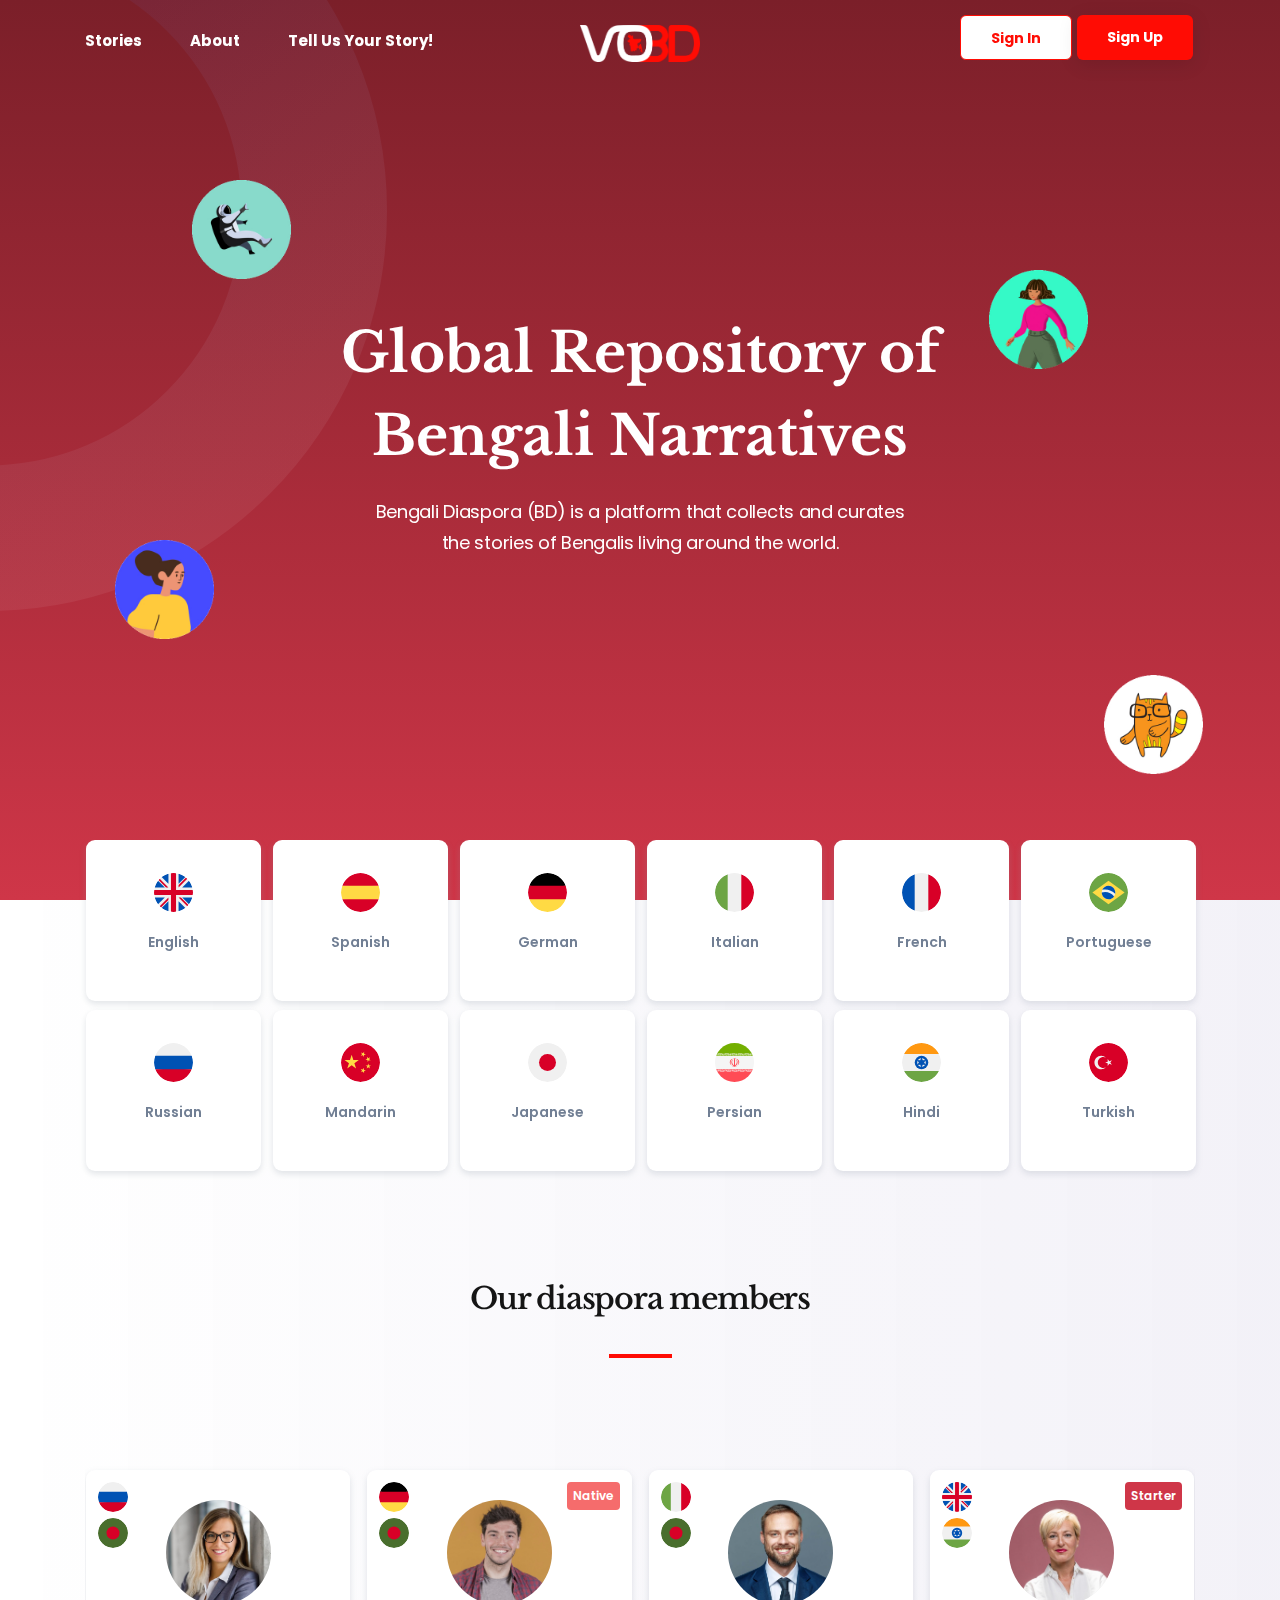
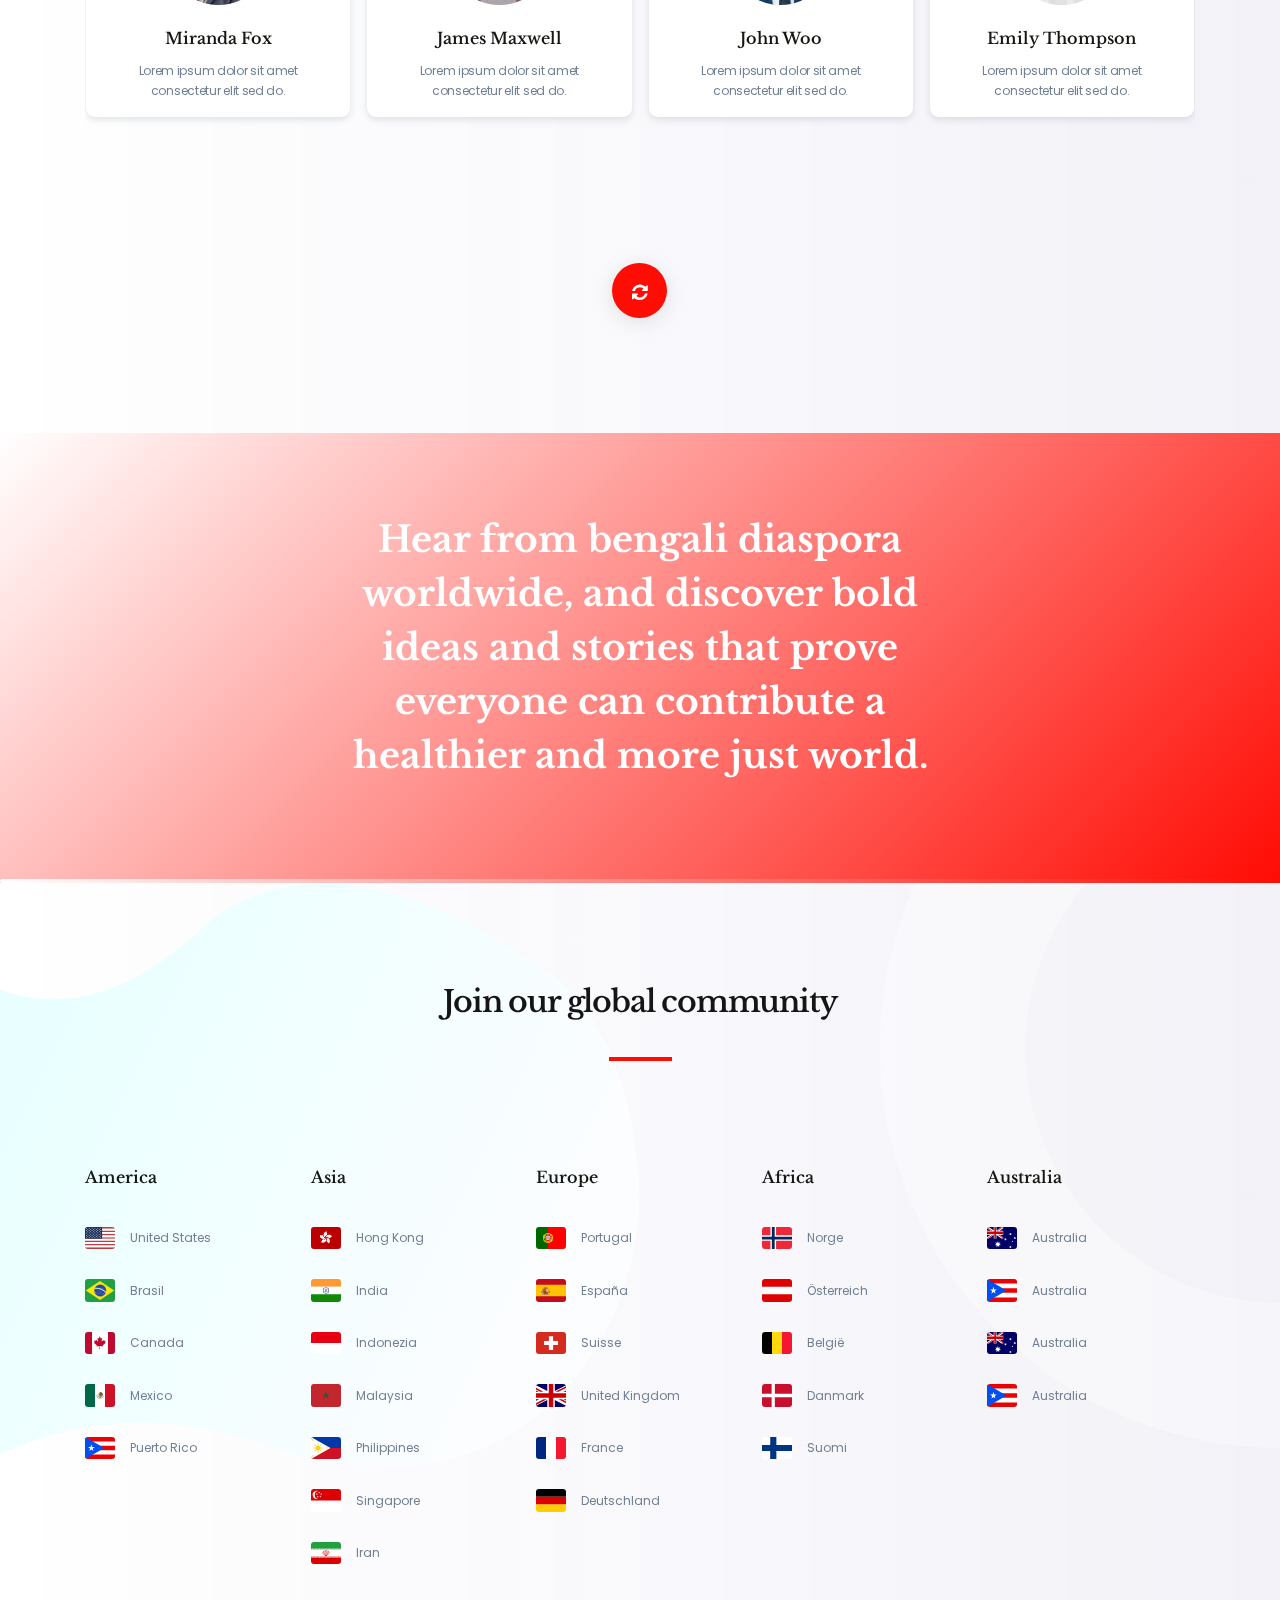
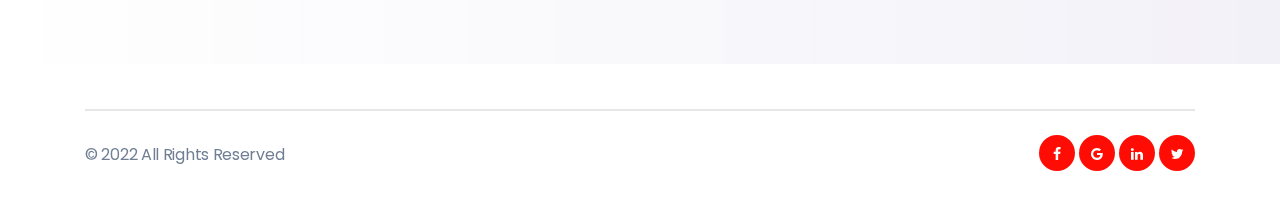
<file: index.html>
<!DOCTYPE html>
<html lang="en" dir="ltr">



<head>
    <title>Bengali Diaspora</title>
    <meta charset="UTF-8" />
    <meta name="keywords" content="" />
    <meta name="description" content="" />
    <meta name="theme-color" content="#ffffff">
    <meta name="msapplication-TileColor" content="#9f00a7">
    <meta name="viewport" content="width=device-width, initial-scale=1.0" />
    <!--
    ========================================================================
    
    ~~~~~~~~~~~~~~~~~~~~~~~~~~~~~~~~~~~~~~~~~~~~~~~~~~~~~~~~~~~~~~~~~~~~~~~~
    Template Name   : Bengali Diaspora - Education HTML Template
    Author          : Bengali Diaspora
    ~~~~~~~~~~~~~~~~~~~~~~~~~~~~~~~~~~~~~~~~~~~~~~~~~~~~~~~~~~~~~~~~~~~~~~~~
    Copyright (c) 2022 - Bengali Diaspora
    ========================================================================
    -->
    <link rel="shortcut icon" href="favicon.ico" />
    <link rel="stylesheet" href="https://fonts.googleapis.com/css?family=Poppins:100,300,500,600,700,900&amp;display=swap">
    <link rel="stylesheet" href="assets/css/plugins.min.css" />
    <link rel="stylesheet" href="assets/css/styles.css" />
</head>

<body>
    <!-- Loading -->
    <div id="preloader" class="preloader">
        <div class="preloader-inner">
            <div class="preloader-6">
                <div></div>
                <div></div>
                <div></div>
                <div></div>
                <div></div>
                <div></div>
                <div></div>
                <div></div>
            </div>
        </div>
    </div>
    <!-- / -->
    <!--Overlay-->
    <span class="mega-menu-overlay"></span>
    <!--/-->
    <!--Header-->
    <header class="app-header app-header-1 empty">
        <div class="container">
            <div class="header-wrap">
                <button class="button button-menu button-open-sidenav">
                    <span></span>
                </button>
                <div class="header-menu">
    <ul>
        <li class="has-menu" data-megamenu-link="mega-menu-1">
            <div class="mega-menu-link">
                <span class="title">Stories</span>
                <span class="icon fa fa-angle-left"></span>
            </div>
            <div data-megamenu-id="mega-menu-1" class="mega-menu mega-menu-1">
                <div class="mega-menu-inner">
                    <div>
                        <div class="megamenu-info mb-15">
                            <p class="text-center mb-30">Lorem, ipsum dolor sit amet consectetur adipisicing elit.</p>
                        </div>
                        <div class="row row-lg-5 row-xl-5">
                            <div class="col el-flag">
                                <div class="inner">
                                    <a href="">
                                        <img src="assets/images/flags/uk.svg" alt="alt">
                                        <span class="title">English</span>
                                    </a>
                                </div>
                            </div>
                            <div class="col el-flag">
                                <div class="inner">
                                    <a href="">
                                        <img src="assets/images/flags/germany.svg" alt="alt">
                                        <span class="title">Germany</span>
                                    </a>
                                </div>
                            </div>
                            <div class="col el-flag">
                                <div class="inner">
                                    <a href="">
                                        <img src="assets/images/flags/france.svg" alt="alt">
                                        <span class="title">French</span>
                                    </a>
                                </div>
                            </div>
                            <div class="col el-flag">
                                <div class="inner">
                                    <a href="">
                                        <img src="assets/images/flags/italy.svg" alt="alt">
                                        <span class="title">Italian</span>
                                    </a>
                                </div>
                            </div>
                            <div class="col el-flag">
                                <div class="inner">
                                    <a href="">
                                        <img src="assets/images/flags/spain.svg" alt="alt">
                                        <span class="title">Spanish</span>
                                    </a>
                                </div>
                            </div>
                            <div class="col el-flag">
                                <div class="inner">
                                    <a href="">
                                        <img src="assets/images/flags/portugal.svg" alt="alt">
                                        <span class="title">Portuguese</span>
                                    </a>
                                </div>
                            </div>
                            <div class="col el-flag">
                                <div class="inner">
                                    <a href="">
                                        <img src="assets/images/flags/china.svg" alt="alt">
                                        <span class="title">Mandarin</span>
                                    </a>
                                </div>
                            </div>
                            <div class="col el-flag">
                                <div class="inner">
                                    <a href="">
                                        <img src="assets/images/flags/japan.svg" alt="alt">
                                        <span class="title">Japanese</span>
                                    </a>
                                </div>
                            </div>
                            <div class="col el-flag">
                                <div class="inner">
                                    <a href="">
                                        <img src="assets/images/flags/south-korea.svg" alt="alt">
                                        <span class="title">Korean</span>
                                    </a>
                                </div>
                            </div>
                            <div class="col el-flag">
                                <div class="inner">
                                    <a href="">
                                        <img src="assets/images/flags/russia.svg" alt="alt">
                                        <span class="title">Russian</span>
                                    </a>
                                </div>
                            </div>
                            <div class="col el-flag">
                                <div class="inner">
                                    <a href="">
                                        <img src="assets/images/flags/india.svg" alt="alt">
                                        <span class="title">Hindi</span>
                                    </a>
                                </div>
                            </div>
                            <div class="col el-flag">
                                <div class="inner">
                                    <a href="">
                                        <img src="assets/images/flags/arabic.svg" alt="alt">
                                        <span class="title">Arabic</span>
                                    </a>
                                </div>
                            </div>
                            <div class="col el-flag">
                                <div class="inner">
                                    <a href="">
                                        <img src="assets/images/flags/iran.svg" alt="alt">
                                        <span class="title">Persian</span>
                                    </a>
                                </div>
                            </div>
                            <div class="col el-flag">
                                <div class="inner">
                                    <a href="">
                                        <img src="assets/images/flags/turkey.svg" alt="alt">
                                        <span class="title">Turkish</span>
                                    </a>
                                </div>
                            </div>
                            <div class="col el-flag">
                                <div class="inner">
                                    <a href="">
                                        <img src="assets/images/flags/iran.svg" alt="alt">
                                        <span class="title">Kurdish</span>
                                    </a>
                                </div>
                            </div>
                            <div class="col el-flag">
                                <div class="inner">
                                    <a href="">
                                        <img src="assets/images/flags/vietnam.svg" alt="alt">
                                        <span class="title">Vietnamese</span>
                                    </a>
                                </div>
                            </div>
                            <div class="col el-flag">
                                <div class="inner">
                                    <a href="">
                                        <img src="assets/images/flags/india.svg" alt="alt">
                                        <span class="title">Urdu</span>
                                    </a>
                                </div>
                            </div>
                            <div class="col el-flag">
                                <div class="inner">
                                    <a href="">
                                        <img src="assets/images/flags/poland.svg" alt="alt">
                                        <span class="title">Polish</span>
                                    </a>
                                </div>
                            </div>
                            <div class="col el-flag">
                                <div class="inner">
                                    <a href="">
                                        <img src="assets/images/flags/israel.svg" alt="alt">
                                        <span class="title">Hebrew</span>
                                    </a>
                                </div>
                            </div>
                            <div class="col el-flag">
                                <div class="inner">
                                    <a href="">
                                        <img src="assets/images/flags/bangladesh.svg" alt="alt">
                                        <span class="title">Bengali</span>
                                    </a>
                                </div>
                            </div>
                        </div>
                    </div>
                </div>
            </div>
        </li>
        <li>
            <a href="about-us.html">
            <span class="text">About</span>
            <span class="icon fa fa-angle-left"></span>
            </a>
        </li>
        <li>
            <a href="story.html">
                <span class="text">Tell Us Your Story!</span>
                <span class="icon fa fa-angle-left"></span>
            </a>
        </li>
    </ul>
</div>
                <div class="header-logo">
                    <a href="index.html" class="primary-logo">
                        <span class="text-1">
                            <img src="assets/images/logo.png" alt="">
                        </span>
                
                    </a>
                </div>
                <div class="header-links">
                    <a href="" class="button button-md button-light button-line-primary">
                        <span class="title">Sign In</span>
                    </a>
                    <a href="" class="button button-md button-primary">
                        <span class="title">Sign Up</span>
                    </a>
                </div>
            </div>
        </div>
    </header>
    <!--/-->
    <!--Sidenav-->
<div class="app-sidenav app-sidenav-1">
    <div class="sidenav-menu">
        <div class="sidenav-head">
            <img src="assets/images/sidenav.jpg" alt="sidenav banner">
            <button class="button button-close-sidenav"></button>
        </div>
        <div class="sidenav-body">
            <div class="sidenav-body-inner">
                <!-- <div class="sidenav-links">
                    <a href="page-login.html" class="button button-md button-block button-line-primary">
                        <span class="text">Sign In</span>
                    </a>
                    <a href="page-register.html" class="button button-md button-block button-primary">
                        <span class="text">Sign Up</span>
                    </a>
                </div> -->
                <ul>
                    <li>
                        <a href="index.html">
                            <span class="text">Home</span>
                            <span class="icon fa fa-angle-right"></span>
                        </a>
                    </li>
                   
                    <li class="has-menu">
                        <a href="#">
                            <span class="text">Stories</span>
                            <span class="icon fa fa-angle-right"></span>
                        </a>
                        <div class="mega-menu">
                            <ul>
                                <li class="el-flag">
                                    <div class="inner">
                                        <a href="">
                                            <img src="assets/images/flags/uk.svg" alt="alt" />
                                            <h3>English</h3>
                                        </a>
                                    </div>
                                </li>
                                <li class="el-flag">
                                    <div class="inner">
                                        <a href="">
                                            <img src="assets/images/flags/germany.svg" alt="alt" />
                                            <h3>German</h3>
                                        </a>
                                    </div>
                                </li>
                                <li class="el-flag">
                                    <div class="inner">
                                        <a href="">
                                            <img src="assets/images/flags/france.svg" alt="alt" />
                                            <h3>French</h3>
                                        </a>
                                    </div>
                                </li>
                                <li class="el-flag">
                                    <div class="inner">
                                        <a href="">
                                            <img src="assets/images/flags/italy.svg" alt="alt" />
                                            <h3>Italian</h3>
                                        </a>
                                    </div>
                                </li>
                                <li class="el-flag">
                                    <div class="inner">
                                        <a href="">
                                            <img src="assets/images/flags/china.svg" alt="alt" />
                                            <h3>Chinese</h3>
                                        </a>
                                    </div>
                                </li>
                                <li class="el-flag">
                                    <div class="inner">
                                        <a href="">
                                            <img src="assets/images/flags/japan.svg" alt="alt" />
                                            <h3>Japanese</h3>
                                        </a>
                                    </div>
                                </li>
                                <li class="el-flag">
                                    <div class="inner">
                                        <a href="">
                                            <img src="assets/images/flags/south-korea.svg" alt="alt" />
                                            <h3>Korean</h3>
                                        </a>
                                    </div>
                                </li>
                                <li class="el-flag">
                                    <div class="inner">
                                        <a href="">
                                            <img src="assets/images/flags/russia.svg" alt="alt" />
                                            <h3>Russian</h3>
                                        </a>
                                    </div>
                                </li>
                                <li class="el-flag">
                                    <div class="inner">
                                        <a href="">
                                            <img src="assets/images/flags/arabic.svg" alt="alt" />
                                            <h3>Arabic</h3>
                                        </a>
                                    </div>
                                </li>
                                <li class="el-flag">
                                    <div class="inner">
                                        <a href="">
                                            <img src="assets/images/flags/turkey.svg" alt="alt" />
                                            <h3>Turkish</h3>
                                        </a>
                                    </div>
                                </li>
                                <li class="el-flag">
                                    <div class="inner">
                                        <a href="">
                                            <img src="assets/images/flags/iran.svg" alt="alt" />
                                            <h3>Persian</h3>
                                        </a>
                                    </div>
                                </li>
                                <li class="el-flag">
                                    <div class="inner">
                                        <a href="">
                                            <img src="assets/images/flags/spain.svg" alt="alt" />
                                            <h3>Spanish</h3>
                                        </a>
                                    </div>
                                </li>
                            </ul>
                        </div>
                    </li>
                    <li>
                        <a href="about-us.html">
                            <span class="text">About</span>
                            <span class="icon fa fa-angle-right"></span>
                        </a>
                    </li>
                    <li>
                        <a href="story.html">
                            <span class="text">Tell Us Your Story!</span>
                            <span class="icon fa fa-angle-right"></span>
                        </a>
                    </li>
                   
                   
                </ul>
            </div>
        </div>
    </div>
    <span class="sidenav-close"></span>
</div>
<!--/-->
    <!--Wrapper-->
    <div class="app-wrapper">
<div class="page-home">
    <!--Hero-->
    <section class="section section-hero section-hero-5 bg-gradient-180">
        <figure class="section-shape shape-1">
            <img src="assets/images/shapes/1.svg" alt="Image Description" />
        </figure>
        <div class="display-center">
            <div class="container">
                <div class="hero-content">
                    <h1>Global Repository of <br> Bengali Narratives</h1>
                    <p class="text-light">
                        Bengali Diaspora (BD) is a platform that collects and curates <br> the stories of Bengalis living around the world.
                    </p>
                </div>
            </div>
        </div>
        <div class="el-floating-shapes">
            <span class="shape shape-1">
                <img src="assets/images/shapes/1.png" alt="--Alternative--">
            </span>
            <span class="shape shape-2">
                <img src="assets/images/shapes/2.png" alt="--Alternative--">
            </span>
            <span class="shape shape-3">
                <img src="assets/images/shapes/3.png" alt="--Alternative--">
            </span>
            <span class="shape shape-4">
                <img src="assets/images/shapes/4.png" alt="--Alternative--">
            </span>
        </div>
    </section>
    <!--/-->
     <!--Features-->
 <section class="section section-features section-features-1">
    <div class="container">
        <div class="row row-xs">
            <!--Col-->
            <div class="col-6 col-sm-4 col-md-4 col-lg-2">
                <a href="">
                    <div class="item">
                        <div class="inner">
                            <img src="assets/images/flags/uk.svg" alt="alt" />
                            <h3>
                                <span class="text">English</span>
                            </h3>
                        </div>
                    </div>
                </a>
            </div>
            <!--/-->
            <!--Col-->
            <div class="col-6 col-sm-4 col-md-4 col-lg-2">
                <a href="">
                    <div class="item">
                        <div class="inner">
                            <img src="assets/images/flags/spain.svg" alt="alt" />
                            <h3>
                                <span class="text">Spanish</span>
                            </h3>
                        </div>
                    </div>
                </a>
            </div>
            <!--/-->
            <!--Col-->
            <div class="col-6 col-sm-4 col-md-4 col-lg-2">
                <a href="">
                    <div class="item">
                        <div class="inner">
                            <img src="assets/images/flags/germany.svg" alt="alt" />
                            <h3>
                                <span class="text">German</span>
                            </h3>
                        </div>
                    </div>
                </a>
            </div>
            <!--/-->
            <!--Col-->
            <div class="col-6 col-sm-4 col-md-4 col-lg-2">
                <a href="">
                    <div class="item">
                        <div class="inner">
                            <img src="assets/images/flags/italy.svg" alt="alt" />
                            <h3>
                                <span class="text">Italian</span>
                            </h3>
                        </div>
                    </div>
                </a>
            </div>
            <!--/-->
            <!--Col-->
            <div class="col-6 col-sm-4 col-md-4 col-lg-2">
                <a href="">
                    <div class="item">
                        <div class="inner">
                            <img src="assets/images/flags/france.svg" alt="alt" />
                            <h3>
                                <span class="text">French</span>
                            </h3>
                        </div>
                    </div>
                </a>
            </div>
            <!--/-->
            <!--Col-->
            <div class="col-6 col-sm-4 col-md-4 col-lg-2">
                <a href="">
                    <div class="item">
                        <div class="inner">
                            <img src="assets/images/flags/portugal.svg" alt="alt" />
                            <h3>
                                <span class="text">Portuguese</span>
                            </h3>
                        </div>
                    </div>
                </a>
            </div>
            <!--/-->
            <!--Col-->
            <div class="col-6 col-sm-4 col-md-4 col-lg-2">
                <a href="">
                    <div class="item">
                        <div class="inner">
                            <img src="assets/images/flags/russia.svg" alt="alt" />
                            <h3>
                                <span class="text">Russian</span>
                            </h3>
                        </div>
                    </div>
                </a>
            </div>
            <!--/-->
            <!--Col-->
            <div class="col-6 col-sm-4 col-md-4 col-lg-2">
                <a href="">
                    <div class="item">
                        <div class="inner">
                            <img src="assets/images/flags/china.svg" alt="alt" />
                            <h3>
                                <span class="text">Mandarin</span>
                            </h3>
                        </div>
                    </div>
                </a>
            </div>
            <!--/-->
            <!--Col-->
            <div class="col-6 col-sm-4 col-md-4 col-lg-2">
                <a href="">
                    <div class="item">
                        <div class="inner">
                            <img src="assets/images/flags/japan.svg" alt="alt" />
                            <h3>
                                <span class="text">Japanese</span>
                            </h3>
                        </div>
                    </div>
                </a>
            </div>
            <!--/-->
            <!--Col-->
            <div class="col-6 col-sm-4 col-md-4 col-lg-2">
                <a href="">
                    <div class="item">
                        <div class="inner">
                            <img src="assets/images/flags/iran.svg" alt="alt" />
                            <h3>
                                <span class="text">Persian</span>
                            </h3>
                        </div>
                    </div>
                </a>
            </div>
            <!--/-->
            <!--Col-->
            <div class="col-6 col-sm-4 col-md-4 col-lg-2">
                <a href="">
                    <div class="item">
                        <div class="inner">
                            <img src="assets/images/flags/india.svg" alt="alt" />
                            <h3>
                                <span class="text">Hindi</span>
                            </h3>
                        </div>
                    </div>
                </a>
            </div>
            <!--/-->
            <!--Col-->
            <div class="col-6 col-sm-4 col-md-4 col-lg-2">
                <a href="">
                    <div class="item">
                        <div class="inner">
                            <img src="assets/images/flags/turkey.svg" alt="alt" />
                            <h3>
                                <span class="text">Turkish</span>
                            </h3>
                        </div>
                    </div>
                </a>
            </div>
            <!--/-->
        </div>
    </div>
</section>
<!--/-->
    <!--Teachers-->
<section class="section section-teachers section-teachers-slider">
    <div class="display-spacing">
        <div class="container">
            <header class="el-heading center">
                <h2>Our diaspora members</h2>
                <!-- <p>We provide the best service that comes with the best results.</p> -->
                <div class="divider divider-line"></div>
            </header>
            <div class="el-slider">
                <div class="swiper-container swiper-teachers">
                    <div class="swiper-wrapper">
                        <!-- Slides -->
                        <div class="swiper-slide">
                            <div class="card el-card">
                                <a href="">
                                    <div class="inner">
                                        <div class="avatar">
                                            <img src="assets/images/people/1.jpg" alt="alt" />
                                        </div>
                                        <div class="details">
                                            <h3>Miranda Fox</h3>
                                            <p>Lorem ipsum dolor sit amet consectetur elit sed do.</p>
                                        </div>
                                        
                                        <ul class="icons icons-left">
                                            <li>
                                                <div class="icon-lang">
                                                    <img src="assets/images/flags/russia.svg" alt="Lang" />
                                                </div>
                                            </li>
                                            <li>
                                                <div class="icon-lang">
                                                    <img src="assets/images/flags/bangladesh.svg" alt="Is experienced" />
                                                </div>
                                            </li>
                                        </ul>
                                    </div>
                                </a>
                            </div>
                        </div>
                        <!-- Slides -->
                        <div class="swiper-slide">
                            <div class="card el-card">
                                <a href="">
                                    <div class="inner">
                                        <div class="avatar">
                                            <img src="assets/images/people/2.jpg" alt="alt" />
                                        </div>
                                        <div class="details">
                                            <h3>James Maxwell</h3>
                                            <p>Lorem ipsum dolor sit amet consectetur elit sed do.</p>
                                        </div>
                                        
                                        <ul class="icons icons-left">
                                            <li>
                                                <div class="icon-lang">
                                                    <img src="assets/images/flags/germany.svg" alt="Lang" />
                                                </div>
                                            </li>
                                            <li>
                                                <div class="icon-lang">
                                                    <img src="assets/images/flags/bangladesh.svg" alt="language exhange" />
                                                </div>
                                            </li>
                                        </ul>
                                        <ul class="icons icons-right">
                                            <li>
                                                <p class="icon-status bg-danger">
                                                    <span>Native</span>
                                                </p>
                                            </li>
                                        </ul>
                                    </div>
                                </a>
                            </div>
                        </div>
                        <!-- Slides -->
                        <div class="swiper-slide">
                            <div class="card el-card">
                                <a href="">
                                    <div class="inner">
                                        <div class="avatar">
                                            <img src="assets/images/people/3.jpg" alt="alt" />
                                        </div>
                                        <div class="details">
                                            <h3>John Woo</h3>
                                            <p>Lorem ipsum dolor sit amet consectetur elit sed do.</p>
                                        </div>
                                        
                                        <ul class="icons icons-left">
                                            <li>
                                                <div class="icon-lang">
                                                    <img src="assets/images/flags/italy.svg" alt="Lang" />
                                                </div>
                                            </li>
                                            <li>
                                                <div class="icon-lang">
                                                    <img src="assets/images/flags/bangladesh.svg" alt="language exhange" />
                                                </div>
                                            </li>
                                        </ul>
                                    </div>
                                </a>
                            </div>
                        </div>
                        <!-- Slides -->
                        <div class="swiper-slide">
                            <div class="card el-card">
                                <a href="">
                                    <div class="inner">
                                        <div class="avatar">
                                            <img src="assets/images/people/4.jpg" alt="alt" />
                                        </div>
                                        <div class="details">
                                            <h3>Emily Thompson</h3>
                                            <p>Lorem ipsum dolor sit amet consectetur elit sed do.</p>
                                        </div>
                                        
                                        <ul class="icons icons-left">
                                            <li>
                                                <div class="icon-lang">
                                                    <img src="assets/images/flags/uk.svg" alt="Lang" />
                                                </div>
                                            </li>
                                            <li>
                                                <div class="icon-lang">
                                                    <img src="assets/images/flags/india.svg" alt="language exhange" />
                                                </div>
                                            </li>
                                        </ul>
                                        <ul class="icons icons-right">
                                            <li>
                                                <p class="icon-status bg-secondary">
                                                    <span>Starter</span>
                                                </p>
                                            </li>
                                        </ul>
                                    </div>
                                </a>
                            </div>
                        </div>
                        <!-- Slides -->
                        <div class="swiper-slide">
                            <div class="card el-card">
                                <a href="">
                                    <div class="inner">
                                        <div class="avatar">
                                            <img src="assets/images/people/5.jpg" alt="alt" />
                                        </div>
                                        <div class="details">
                                            <h3>Robert Fox</h3>
                                            <p>Lorem ipsum dolor sit amet consectetur elit sed do.</p>
                                        </div>
                                        
                                        <ul class="icons icons-left">
                                            <li>
                                                <div class="icon-lang">
                                                    <img src="assets/images/flags/india.svg" alt="Lang" />
                                                </div>
                                            </li>
                                        </ul>
                                    </div>
                                </a>
                            </div>
                        </div>
                        <!-- Slides -->
                        <div class="swiper-slide">
                            <div class="card el-card">
                                <a href="">
                                    <div class="inner">
                                        <div class="avatar">
                                            <img src="assets/images/people/6.jpg" alt="alt" />
                                        </div>
                                        <div class="details">
                                            <h3>Ava Taylor</h3>
                                            <p>Lorem ipsum dolor sit amet consectetur elit sed do.</p>
                                        </div>
                                        <div class="other">
                                            <p class="price">
                                                <span>Price</span>
                                                <span class="text-color new-price">$20.00</span>
                                                <span class="text-color old-price">$25.00</span>
                                            </p>
                                        </div>
                                        <ul class="icons icons-left">
                                            <li>
                                                <div class="icon-lang">
                                                    <img src="assets/images/flags/france.svg" alt="Lang" />
                                                </div>
                                            </li>
                                            <li>
                                                <div class="icon-off">
                                                    <span>%20</span>
                                                </div>
                                            </li>
                                        </ul>
                                        <ul class="icons icons-right">
                                            <li>
                                                <p class="icon-status bg-danger">
                                                    <span>Native</span>
                                                </p>
                                            </li>
                                        </ul>
                                    </div>
                                </a>
                            </div>
                        </div>
                    </div>
                    <div class="swiper-button-prev"></div>
                    <div class="swiper-button-next"></div>
                </div>
            </div>
            <div class="el-read-more div-center text-center">
                <a href="diaspora-community.html" class="el-popover">
                    <p class="button button-circle-lg button-circle button-primary">
                        <span class="fa fa-refresh"></span>
                    </p>
                    <p class="el-popover-title">
                        <span>More Members?</span>
                    </p>
                </a>
            </div>
        </div>
    </div>
</section>
<!--/-->
    <!--Call-To-Action-->
    <div class="section el-cta el-cta-1 overlay-color bg-animation-2">
        <div class="display-center">
            <div class="container">
                <div class="heading">
                    <h2>
                    Hear from bengali diaspora worldwide, and discover bold ideas and stories that prove everyone can contribute a healthier and more just world. 
                    </h2>
                    <!-- <p>Let's work together. We can help to develop your business. <br />We provide the best service that comes with the best results.</p>
                    <a href="page-start.html" class="button button-md button-light">
                        <span class="wave-hover"></span>
                        <span class="text text-primary">Let's get started.</span>
                    </a> -->
                </div>
            </div>
        </div>
    </div>
    <!--/-->
    <section class="section section-services">
    <figure class="section-shape shape-2">
        <img class="img-fluid" src="assets/images/shapes/2.svg" alt="Image Description" />
    </figure>
    <figure class="section-shape shape-3">
        <img src="assets/images/shapes/3.svg" alt="Image Description" />
    </figure>
    <div class="display-spacing">
        <div class="container">
            <header class="el-heading center">
                <h2>Join our global community</h2>
                <!-- <p>We provide the best service that comes with the best results.</p> -->
                <div class="divider divider-line"></div>
            </header>
            <div class="row row-sm row-lg-5 row-xl-5 mb--30" style="margin: auto;">
                <div class="col-6 col-md-4 col-lg-3">
                    <h3>America</h3>
                    <div class="item d-flex align-items-center">
                        <div class="image"><img alt="Image placeholder" src="assets/images/flags/us.svg" /></div>
                        <span class="name">ایالت متحده</span>
                        <span class="name name-en">United States</span>
                    </div>
                    <div class="item d-flex align-items-center">
                        <div class="image"><img alt="Image placeholder" src="assets/images/flags/br.svg" /></div>
                        <span class="name">برزیل</span>
                        <span class="name name-en">Brasil</span>
                    </div>
                    <div class="item d-flex align-items-center">
                        <div class="image"><img alt="Image placeholder" src="assets/images/flags/ca.svg" /></div>
                        <span class="name">کانادا</span>
                        <span class="name name-en">Canada</span>
                    </div>
                    <div class="item d-flex align-items-center">
                        <div class="image"><img alt="Image placeholder" src="assets/images/flags/mx.svg" /></div>
                        <span class="name">مکزیک</span>
                        <span class="name name-en">Mexico</span>
                    </div>
                    <div class="item d-flex align-items-center">
                        <div class="image"><img alt="Image placeholder" src="assets/images/flags/pr.svg" /></div>
                        <span class="name">پورتوریکو</span>
                        <span class="name name-en">Puerto Rico</span>
                    </div>
                </div>
                <div class="col-6 col-md-4 col-lg-3">
                    <h3>Asia</h3>
                    <div class="item d-flex align-items-center">
                        <div class="image"><img alt="Image placeholder" src="assets/images/flags/hk.svg" /></div>
                        <span class="name">هنگ کنگ</span>
                        <span class="name name-en">Hong Kong</span>
                    </div>
                    <div class="item d-flex align-items-center">
                        <div class="image"><img alt="Image placeholder" src="assets/images/flags/in.svg" /></div>
                        <span class="name">هند</span>
                        <span class="name name-en">India</span>
                    </div>
                    <div class="item d-flex align-items-center">
                        <div class="image"><img alt="Image placeholder" src="assets/images/flags/id.svg" /></div>
                        <span class="name">اندونزی</span>
                        <span class="name name-en">Indonezia</span>
                    </div>
                    <div class="item d-flex align-items-center">
                        <div class="image"><img alt="Image placeholder" src="assets/images/flags/ma.svg" /></div>
                        <span class="name">مالزی</span>
                        <span class="name name-en">Malaysia</span>
                    </div>
                    <div class="item d-flex align-items-center">
                        <div class="image"><img alt="Image placeholder" src="assets/images/flags/ph.svg" /></div>
                        <span class="name">فیلیپین</span>
                        <span class="name name-en">Philippines</span>
                    </div>
                    <div class="item d-flex align-items-center">
                        <div class="image"><img alt="Image placeholder" src="assets/images/flags/sg.svg" /></div>
                        <span class="name">سنگاپور</span>
                        <span class="name name-en">Singapore</span>
                    </div>
                    <div class="item d-flex align-items-center">
                        <div class="image"><img alt="Image placeholder" src="assets/images/flags/ir.svg" /></div>
                        <span class="name">ایران</span>
                        <span class="name name-en">Iran</span>
                    </div>
                </div>
                <div class="col-6 col-md-4 col-lg-3">
                    <h3>Europe</h3>
                    <div class="item d-flex align-items-center">
                        <div class="image"><img alt="Image placeholder" src="assets/images/flags/pt.svg" /></div>
                        <span class="name">پرتغال</span>
                        <span class="name name-en">Portugal</span>
                    </div>
                    <div class="item d-flex align-items-center">
                        <div class="image"><img alt="Image placeholder" src="assets/images/flags/es.svg" /></div>
                        <span class="name">اسپانیا</span>
                        <span class="name name-en">España</span>
                    </div>
                    <div class="item d-flex align-items-center">
                        <div class="image"><img alt="Image placeholder" src="assets/images/flags/ch.svg" /></div>
                        <span class="name">سویس</span>
                        <span class="name name-en">Suisse</span>
                    </div>
                    <div class="item d-flex align-items-center">
                        <div class="image"><img alt="Image placeholder" src="assets/images/flags/gb.svg" /></div>
                        <span class="name">انگلیس</span>
                        <span class="name name-en">United Kingdom</span>
                    </div>
                   
                    <div class="item d-flex align-items-center">
                        <div class="image"><img alt="Image placeholder" src="assets/images/flags/fr.svg" /></div>
                        <span class="name">فرانسه</span>
                        <span class="name name-en">France</span>
                    </div>
                    <div class="item d-flex align-items-center">
                        <div class="image"><img alt="Image placeholder" src="assets/images/flags/de.svg" /></div>
                        <span class="name">دانمارک</span>
                        <span class="name name-en">Deutschland</span>
                    </div>
                </div>
                <div class="col-6 col-md-4 col-lg-3">
                    <h3><span class="opacity-0">Africa</span></h3>
                    <div class="item d-flex align-items-center">
                        <div class="image"><img alt="Image placeholder" src="assets/images/flags/no.svg" /></div>
                        <span class="name">نروژ</span>
                        <span class="name name-en">Norge</span>
                    </div>
                    <div class="item d-flex align-items-center">
                        <div class="image"><img alt="Image placeholder" src="assets/images/flags/at.svg" /></div>
                        <span class="name">اتریش</span>
                        <span class="name name-en">Österreich</span>
                    </div>
                    <div class="item d-flex align-items-center">
                        <div class="image"><img alt="Image placeholder" src="assets/images/flags/be.svg" /></div>
                        <span class="name">بلژیک</span>
                        <span class="name name-en">België</span>
                    </div>
                    <div class="item d-flex align-items-center">
                        <div class="image"><img alt="Image placeholder" src="assets/images/flags/dk.svg" /></div>
                        <span class="name">دانمارک</span>
                        <span class="name name-en">Danmark</span>
                    </div>
                    <div class="item d-flex align-items-center">
                        <div class="image"><img alt="Image placeholder" src="assets/images/flags/fi.svg" /></div>
                        <span class="name">فنلاند</span>
                        <span class="name name-en">Suomi</span>
                    </div>
                </div>
                <div class="col-6 col-md-4 col-lg-3">
                    <h3><span class="opacity-0">Australia</span></h3>
                    <div class="item d-flex align-items-center">
                        <div class="image"><img alt="Image placeholder" src="assets/images/flags/au.svg" /></div>
                        <span class="name">استرالیا</span>
                        <span class="name name-en">Australia</span>
                    </div>
                    <div class="item d-flex align-items-center">
                        <div class="image"><img alt="Image placeholder" src="assets/images/flags/pr.svg" /></div>
                        <span class="name">نیوزیلند</span>
                        <span class="name name-en">Australia</span>
                    </div>
                    <div class="item d-flex align-items-center">
                        <div class="image"><img alt="Image placeholder" src="assets/images/flags/au.svg" /></div>
                        <span class="name">استرالیا</span>
                        <span class="name name-en">Australia</span>
                    </div>
                    <div class="item d-flex align-items-center">
                        <div class="image"><img alt="Image placeholder" src="assets/images/flags/pr.svg" /></div>
                        <span class="name">نیوزیلند</span>
                        <span class="name name-en">Australia</span>
                    </div>
                </div>
            </div>
        </div>
    </div>
</section>

    
<!--/-->    
</div>
        <!--Footer-->
        <footer class="section app-footer app-footer-2">
            
            <div class="footer-copyright">
                <div class="container">
                    <span class="footer-line"></span>
                    <div class="row">
                        <div class="col-md-8">
                            <p>© 2022 All Rights Reserved</p>
                        </div>
                        <div class="col-md-4">
                            <ul class="el-social-links">
                                <li>
                                    <a href="#">
                                        <span class="fa fa-facebook"></span>
                                    </a>
                                </li>
                                <li>
                                    <a href="#">
                                        <span class="fa fa-google"></span>
                                    </a>
                                </li>
                                <li>
                                    <a href="#">
                                        <span class="fa fa-linkedin"></span>
                                    </a>
                                </li>
                                <li>
                                    <a href="#">
                                        <span class="fa fa-twitter"></span>
                                    </a>
                                </li>
                            </ul>
                        </div>
                    </div>
                </div>
            </div>
        </footer>
    </div>
    <script src="assets/js/jquery.min.js"></script>
    <script src="assets/js/plugins.min.js"></script>
    <script src="assets/js/main-scripts.js"></script>
</body>


</html>
</file>
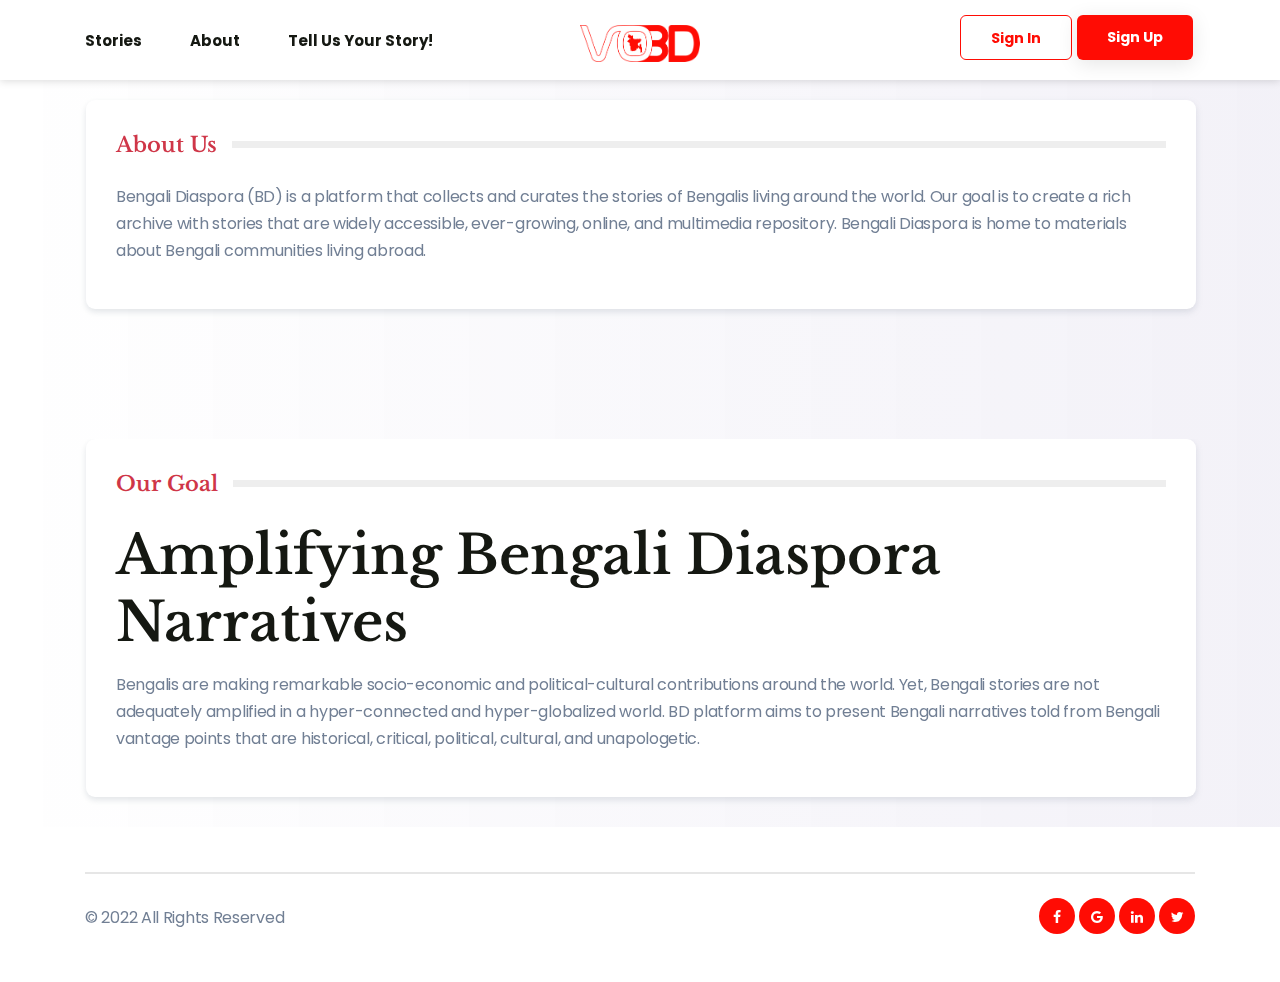
<file: about-us.html>
<!DOCTYPE html>
<html lang="en" dir="ltr">


<head>
    <title>Bengali Diaspora</title>
    <meta charset="UTF-8" />
    <meta name="keywords" content="" />
    <meta name="description" content="" />
    <meta name="theme-color" content="#ffffff">
    <meta name="msapplication-TileColor" content="#9f00a7">
    <meta name="viewport" content="width=device-width, initial-scale=1.0" />
    <!--
    ========================================================================
    
    ~~~~~~~~~~~~~~~~~~~~~~~~~~~~~~~~~~~~~~~~~~~~~~~~~~~~~~~~~~~~~~~~~~~~~~~~
    Template Name   : Bengali Diaspora - Education HTML Template
    Author          : Bengali Diaspora
    ~~~~~~~~~~~~~~~~~~~~~~~~~~~~~~~~~~~~~~~~~~~~~~~~~~~~~~~~~~~~~~~~~~~~~~~~
    Copyright (c) 2022 - Bengali Diaspora
    ========================================================================
    -->
    <link rel="shortcut icon" href="favicon.ico" />
    <link rel="stylesheet" href="https://fonts.googleapis.com/css?family=Poppins:100,300,500,600,700,900&amp;display=swap">
    <link rel="stylesheet" href="assets/css/plugins.min.css" />
    <link rel="stylesheet" href="assets/css/styles.css" />
</head>

<body>
    <!-- Loading -->
  
    <!-- / -->
    <!--Overlay-->
    <span class="mega-menu-overlay"></span>
    <!--/-->
    <!--Header-->
    <header class="app-header app-header-1 boxed">
        <div class="container">
            <div class="header-wrap">
                <button class="button button-menu button-open-sidenav">
                    <span></span>
                </button>
                <div class="header-menu">
    <ul>
        <li class="has-menu" data-megamenu-link="mega-menu-1">
            <div class="mega-menu-link">
                <span class="title">Stories</span>
                <span class="icon fa fa-angle-left"></span>
            </div>
            <div data-megamenu-id="mega-menu-1" class="mega-menu mega-menu-1">
                <div class="mega-menu-inner">
                    <div>
                        <div class="megamenu-info mb-15">
                            <p class="text-center mb-30">Lorem, ipsum dolor sit amet consectetur adipisicing elit.</p>
                        </div>
                        <div class="row row-lg-5 row-xl-5">
                            <div class="col el-flag">
                                <div class="inner">
                                    <a href="">
                                        <img src="assets/images/flags/uk.svg" alt="alt">
                                        <span class="title">English</span>
                                    </a>
                                </div>
                            </div>
                            <div class="col el-flag">
                                <div class="inner">
                                    <a href="">
                                        <img src="assets/images/flags/germany.svg" alt="alt">
                                        <span class="title">Germany</span>
                                    </a>
                                </div>
                            </div>
                            <div class="col el-flag">
                                <div class="inner">
                                    <a href="">
                                        <img src="assets/images/flags/france.svg" alt="alt">
                                        <span class="title">French</span>
                                    </a>
                                </div>
                            </div>
                            <div class="col el-flag">
                                <div class="inner">
                                    <a href="">
                                        <img src="assets/images/flags/italy.svg" alt="alt">
                                        <span class="title">Italian</span>
                                    </a>
                                </div>
                            </div>
                            <div class="col el-flag">
                                <div class="inner">
                                    <a href="">
                                        <img src="assets/images/flags/spain.svg" alt="alt">
                                        <span class="title">Spanish</span>
                                    </a>
                                </div>
                            </div>
                            <div class="col el-flag">
                                <div class="inner">
                                    <a href="">
                                        <img src="assets/images/flags/portugal.svg" alt="alt">
                                        <span class="title">Portuguese</span>
                                    </a>
                                </div>
                            </div>
                            <div class="col el-flag">
                                <div class="inner">
                                    <a href="">
                                        <img src="assets/images/flags/china.svg" alt="alt">
                                        <span class="title">Mandarin</span>
                                    </a>
                                </div>
                            </div>
                            <div class="col el-flag">
                                <div class="inner">
                                    <a href="">
                                        <img src="assets/images/flags/japan.svg" alt="alt">
                                        <span class="title">Japanese</span>
                                    </a>
                                </div>
                            </div>
                            <div class="col el-flag">
                                <div class="inner">
                                    <a href="">
                                        <img src="assets/images/flags/south-korea.svg" alt="alt">
                                        <span class="title">Korean</span>
                                    </a>
                                </div>
                            </div>
                            <div class="col el-flag">
                                <div class="inner">
                                    <a href="">
                                        <img src="assets/images/flags/russia.svg" alt="alt">
                                        <span class="title">Russian</span>
                                    </a>
                                </div>
                            </div>
                            <div class="col el-flag">
                                <div class="inner">
                                    <a href="">
                                        <img src="assets/images/flags/india.svg" alt="alt">
                                        <span class="title">Hindi</span>
                                    </a>
                                </div>
                            </div>
                            <div class="col el-flag">
                                <div class="inner">
                                    <a href="">
                                        <img src="assets/images/flags/arabic.svg" alt="alt">
                                        <span class="title">Arabic</span>
                                    </a>
                                </div>
                            </div>
                            <div class="col el-flag">
                                <div class="inner">
                                    <a href="">
                                        <img src="assets/images/flags/iran.svg" alt="alt">
                                        <span class="title">Persian</span>
                                    </a>
                                </div>
                            </div>
                            <div class="col el-flag">
                                <div class="inner">
                                    <a href="">
                                        <img src="assets/images/flags/turkey.svg" alt="alt">
                                        <span class="title">Turkish</span>
                                    </a>
                                </div>
                            </div>
                            <div class="col el-flag">
                                <div class="inner">
                                    <a href="">
                                        <img src="assets/images/flags/iran.svg" alt="alt">
                                        <span class="title">Kurdish</span>
                                    </a>
                                </div>
                            </div>
                            <div class="col el-flag">
                                <div class="inner">
                                    <a href="">
                                        <img src="assets/images/flags/vietnam.svg" alt="alt">
                                        <span class="title">Vietnamese</span>
                                    </a>
                                </div>
                            </div>
                            <div class="col el-flag">
                                <div class="inner">
                                    <a href="">
                                        <img src="assets/images/flags/india.svg" alt="alt">
                                        <span class="title">Urdu</span>
                                    </a>
                                </div>
                            </div>
                            <div class="col el-flag">
                                <div class="inner">
                                    <a href="">
                                        <img src="assets/images/flags/poland.svg" alt="alt">
                                        <span class="title">Polish</span>
                                    </a>
                                </div>
                            </div>
                            <div class="col el-flag">
                                <div class="inner">
                                    <a href="">
                                        <img src="assets/images/flags/israel.svg" alt="alt">
                                        <span class="title">Hebrew</span>
                                    </a>
                                </div>
                            </div>
                            <div class="col el-flag">
                                <div class="inner">
                                    <a href="">
                                        <img src="assets/images/flags/bangladesh.svg" alt="alt">
                                        <span class="title">Bengali</span>
                                    </a>
                                </div>
                            </div>
                        </div>
                    </div>
                </div>
            </div>
        </li>
        <li>
            <a href="about-us.html">
            <span class="text">About</span>
            <span class="icon fa fa-angle-left"></span>
            </a>
        </li>
        <li>
            <a href="story.html">
                <span class="text">Tell Us Your Story!</span>
                <span class="icon fa fa-angle-left"></span>
            </a>
        </li>
    </ul>
</div>
                <div class="header-logo">
                    <a href="index.html" class="primary-logo">
                        <span class="text-1">
                            <img src="assets/images/logo-r.png" alt="">
                        </span>
                
                    </a>
                </div>
                <div class="header-links">
                    <a href="" class="button button-md button-light button-line-primary">
                        <span class="title">Sign In</span>
                    </a>
                    <a href="" class="button button-md button-primary">
                        <span class="title">Sign Up</span>
                    </a>
                </div>
            </div>
        </div>
    </header>
    <!--/-->
    <!--Sidenav-->
<div class="app-sidenav app-sidenav-1">
    <div class="sidenav-menu">
        <div class="sidenav-head">
            <img src="assets/images/sidenav.jpg" alt="sidenav banner">
            <button class="button button-close-sidenav"></button>
        </div>
        <div class="sidenav-body">
            <div class="sidenav-body-inner">
                <!-- <div class="sidenav-links">
                    <a href="page-login.html" class="button button-md button-block button-line-primary">
                        <span class="text">Sign In</span>
                    </a>
                    <a href="page-register.html" class="button button-md button-block button-primary">
                        <span class="text">Sign Up</span>
                    </a>
                </div> -->
                <ul>
                    <li>
                        <a href="index.html">
                            <span class="text">Home</span>
                            <span class="icon fa fa-angle-right"></span>
                        </a>
                    </li>
                   
                    <li class="has-menu">
                        <a href="#">
                            <span class="text">Stories</span>
                            <span class="icon fa fa-angle-right"></span>
                        </a>
                        <div class="mega-menu">
                            <ul>
                                <li class="el-flag">
                                    <div class="inner">
                                        <a href="">
                                            <img src="assets/images/flags/uk.svg" alt="alt" />
                                            <h3>English</h3>
                                        </a>
                                    </div>
                                </li>
                                <li class="el-flag">
                                    <div class="inner">
                                        <a href="">
                                            <img src="assets/images/flags/germany.svg" alt="alt" />
                                            <h3>German</h3>
                                        </a>
                                    </div>
                                </li>
                                <li class="el-flag">
                                    <div class="inner">
                                        <a href="">
                                            <img src="assets/images/flags/france.svg" alt="alt" />
                                            <h3>French</h3>
                                        </a>
                                    </div>
                                </li>
                                <li class="el-flag">
                                    <div class="inner">
                                        <a href="">
                                            <img src="assets/images/flags/italy.svg" alt="alt" />
                                            <h3>Italian</h3>
                                        </a>
                                    </div>
                                </li>
                                <li class="el-flag">
                                    <div class="inner">
                                        <a href="">
                                            <img src="assets/images/flags/china.svg" alt="alt" />
                                            <h3>Chinese</h3>
                                        </a>
                                    </div>
                                </li>
                                <li class="el-flag">
                                    <div class="inner">
                                        <a href="">
                                            <img src="assets/images/flags/japan.svg" alt="alt" />
                                            <h3>Japanese</h3>
                                        </a>
                                    </div>
                                </li>
                                <li class="el-flag">
                                    <div class="inner">
                                        <a href="">
                                            <img src="assets/images/flags/south-korea.svg" alt="alt" />
                                            <h3>Korean</h3>
                                        </a>
                                    </div>
                                </li>
                                <li class="el-flag">
                                    <div class="inner">
                                        <a href="">
                                            <img src="assets/images/flags/russia.svg" alt="alt" />
                                            <h3>Russian</h3>
                                        </a>
                                    </div>
                                </li>
                                <li class="el-flag">
                                    <div class="inner">
                                        <a href="">
                                            <img src="assets/images/flags/arabic.svg" alt="alt" />
                                            <h3>Arabic</h3>
                                        </a>
                                    </div>
                                </li>
                                <li class="el-flag">
                                    <div class="inner">
                                        <a href="">
                                            <img src="assets/images/flags/turkey.svg" alt="alt" />
                                            <h3>Turkish</h3>
                                        </a>
                                    </div>
                                </li>
                                <li class="el-flag">
                                    <div class="inner">
                                        <a href="">
                                            <img src="assets/images/flags/iran.svg" alt="alt" />
                                            <h3>Persian</h3>
                                        </a>
                                    </div>
                                </li>
                                <li class="el-flag">
                                    <div class="inner">
                                        <a href="">
                                            <img src="assets/images/flags/spain.svg" alt="alt" />
                                            <h3>Spanish</h3>
                                        </a>
                                    </div>
                                </li>
                            </ul>
                        </div>
                    </li>
                    <li>
                        <a href="about-us.html">
                            <span class="text">About</span>
                            <span class="icon fa fa-angle-right"></span>
                        </a>
                    </li>
                    <li>
                        <a href="story.html">
                            <span class="text">Tell Us Your Story!</span>
                            <span class="icon fa fa-angle-right"></span>
                        </a>
                    </li>
                   
                   
                </ul>
            </div>
        </div>
    </div>
    <span class="sidenav-close"></span>
</div>
<!--/-->
    <!--Wrapper-->
    <div class="app-wrapper">
<div class="page page-inferior page-faq">
    <!--FAQ-->
    <section class="section section-faq section-faq-1">
        <div class="display-spacing">
            <div class="container">
                <div class="row">
                    <div class="col-12">
                        <div class="el-panel">
                            <div class="el-panel-body">
                                <div class="el-panel-title">
                                    <h3>About Us</h3>
                                </div>
                                <!-- <div class="el-panel-image">
                                    <img src="assets/images/blog/featured-post-1.jpg" alt="--Alternative--">
                                </div> -->

                                <p>
                                    Bengali Diaspora (BD) is a platform that collects and curates the stories of Bengalis living around the world. Our goal is to create a rich archive with stories that are widely accessible, ever-growing, online, and multimedia repository. Bengali Diaspora is home to materials about Bengali communities living abroad.  
                                </p>
                            </div>
                        </div>
                    </div>
                   
                </div>
            </div>
        </div>
    </section>

    <section class="section section-faq section-faq-1">
        <div class="">
            <div class="container">
                <div class="row">
                    <div class="col-12">
                        <div class="el-panel">
                            <div class="el-panel-body">
                                <div class="el-panel-title">
                                    <h3>Our Goal</h3>
                                </div>
                                <h2>Amplifying Bengali Diaspora Narratives                                 </h2>

                                <p>
                                    Bengalis are making remarkable socio-economic and political-cultural contributions around the world. Yet, Bengali stories are not adequately amplified in a hyper-connected and hyper-globalized world. BD platform aims to present Bengali narratives told from Bengali vantage points that are historical, critical, political, cultural, and unapologetic.    

                                </p>
                            </div>
                        </div>
                    </div>
                   
                </div>
            </div>
        </div>
    </section>
    <!--/-->
</div>
        <!--Footer-->
        <footer class="section app-footer app-footer-2">
           
            <div class="footer-copyright">
                <div class="container">
                    <span class="footer-line"></span>
                    <div class="row">
                        <div class="col-md-8">
                            <p>© 2022 All Rights Reserved</p>
                        </div>
                        <div class="col-md-4">
                            <ul class="el-social-links">
                                <li>
                                    <a href="#">
                                        <span class="fa fa-facebook"></span>
                                    </a>
                                </li>
                                <li>
                                    <a href="#">
                                        <span class="fa fa-google"></span>
                                    </a>
                                </li>
                                <li>
                                    <a href="#">
                                        <span class="fa fa-linkedin"></span>
                                    </a>
                                </li>
                                <li>
                                    <a href="#">
                                        <span class="fa fa-twitter"></span>
                                    </a>
                                </li>
                            </ul>
                        </div>
                    </div>
                </div>
            </div>
        </footer>
    </div>
    <script src="assets/js/jquery.min.js"></script>
    <script src="assets/js/plugins.min.js"></script>
    <script src="assets/js/main-scripts.js"></script>
</body>

<!-- Mirrored from demo.Bengali Diaspora.com/Bengali Diaspora/page-about.html by HTTrack Website Copier/3.x [XR&CO'2014], Wed, 05 Jan 2022 09:52:39 GMT -->
</html>
</file>
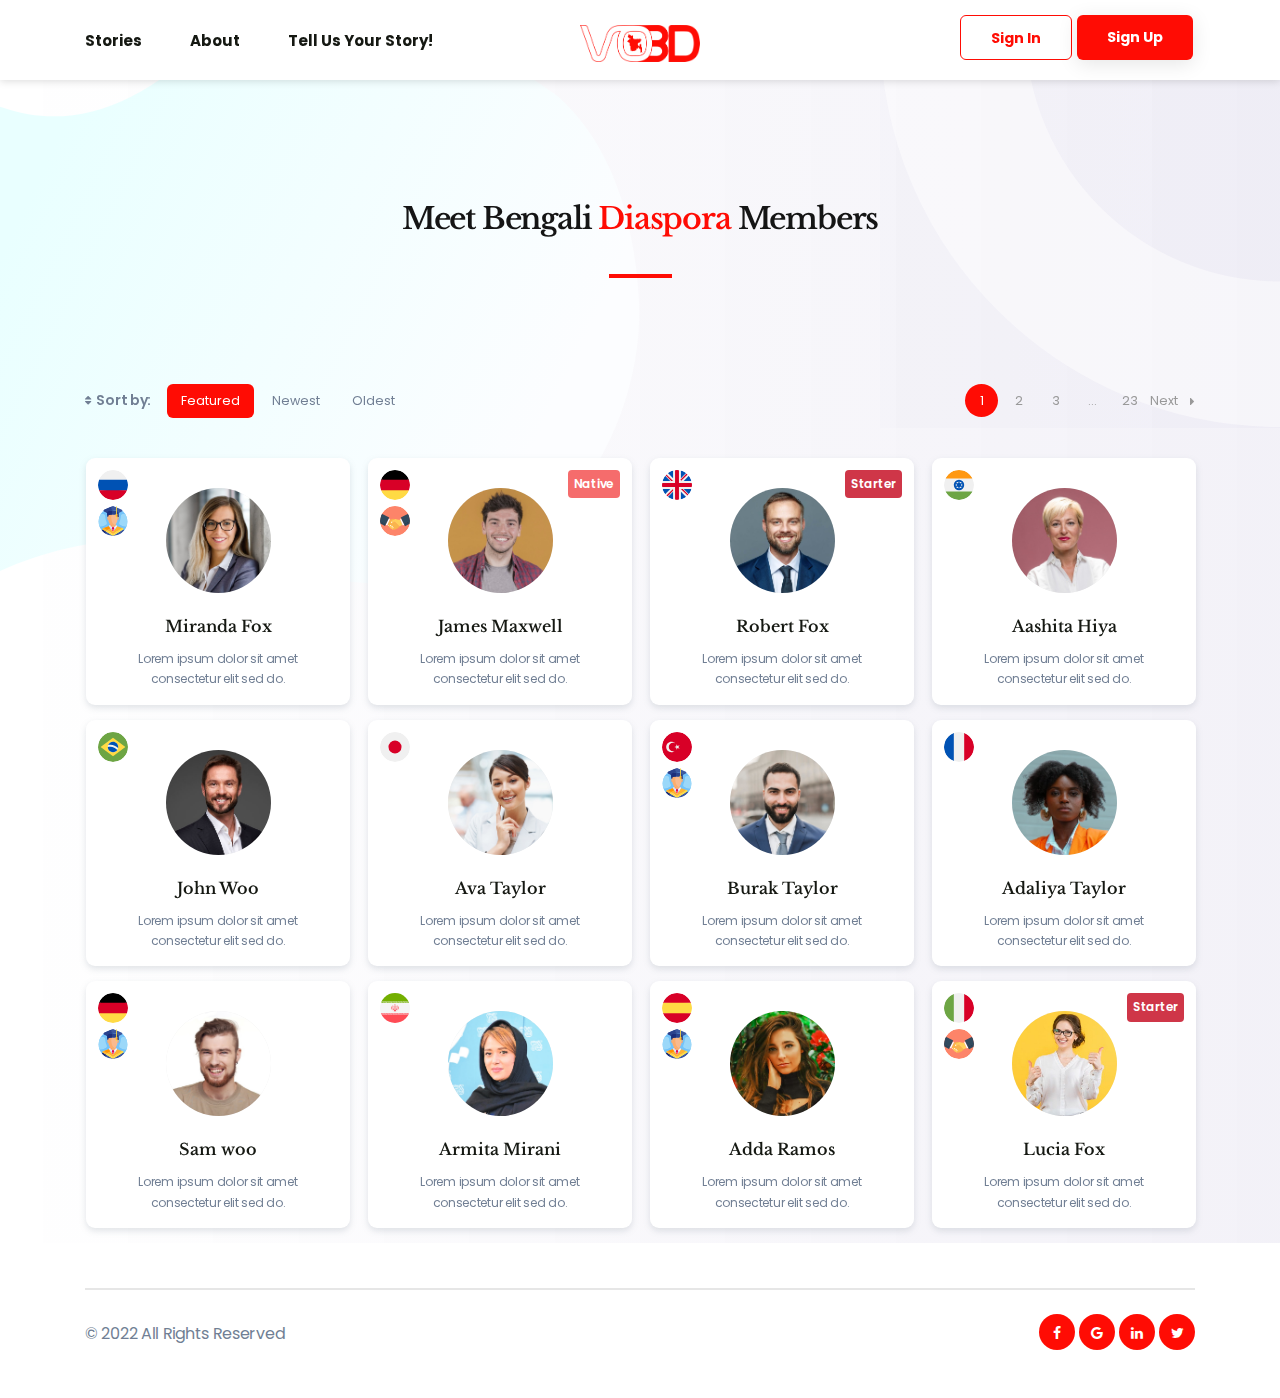
<file: diaspora-community.html>
<!DOCTYPE html>
<html lang="en" dir="ltr">


<!-- Mirrored from demo.Bengali Diaspora.com/Bengali Diaspora/page-about.html by HTTrack Website Copier/3.x [XR&CO'2014], Wed, 05 Jan 2022 09:52:39 GMT -->
<head>
    <title>Bengali Diaspora</title>
    <meta charset="UTF-8" />
    <meta name="keywords" content="" />
    <meta name="description" content="" />
    <meta name="theme-color" content="#ffffff">
    <meta name="msapplication-TileColor" content="#9f00a7">
    <meta name="viewport" content="width=device-width, initial-scale=1.0" />
    <!--
    ========================================================================
    
    ~~~~~~~~~~~~~~~~~~~~~~~~~~~~~~~~~~~~~~~~~~~~~~~~~~~~~~~~~~~~~~~~~~~~~~~~
    Template Name   : Bengali Diaspora - Education HTML Template
    Author          : Bengali Diaspora
    ~~~~~~~~~~~~~~~~~~~~~~~~~~~~~~~~~~~~~~~~~~~~~~~~~~~~~~~~~~~~~~~~~~~~~~~~
    Copyright (c) 2022 - Bengali Diaspora
    ========================================================================
    -->
    <link rel="shortcut icon" href="favicon.ico" />
    <link rel="stylesheet" href="https://fonts.googleapis.com/css?family=Poppins:100,300,500,600,700,900&amp;display=swap">
    <link rel="stylesheet" href="assets/css/plugins.min.css" />
    <link rel="stylesheet" href="assets/css/styles.css" />
</head>

<body>
   
    <!--Overlay-->
    <span class="mega-menu-overlay"></span>
    <!--/-->
    <!--Header-->
    <header class="app-header app-header-1 boxed">
        <div class="container">
            <div class="header-wrap">
                <button class="button button-menu button-open-sidenav">
                    <span></span>
                </button>
                <div class="header-menu">
    <ul>
        <li class="has-menu" data-megamenu-link="mega-menu-1">
            <div class="mega-menu-link">
                <span class="title">Stories</span>
                <span class="icon fa fa-angle-left"></span>
            </div>
            <div data-megamenu-id="mega-menu-1" class="mega-menu mega-menu-1">
                <div class="mega-menu-inner">
                    <div>
                        <div class="megamenu-info mb-15">
                            <p class="text-center mb-30">Lorem, ipsum dolor sit amet consectetur adipisicing elit.</p>
                        </div>
                        <div class="row row-lg-5 row-xl-5">
                            <div class="col el-flag">
                                <div class="inner">
                                    <a href="">
                                        <img src="assets/images/flags/uk.svg" alt="alt">
                                        <span class="title">English</span>
                                    </a>
                                </div>
                            </div>
                            <div class="col el-flag">
                                <div class="inner">
                                    <a href="">
                                        <img src="assets/images/flags/germany.svg" alt="alt">
                                        <span class="title">Germany</span>
                                    </a>
                                </div>
                            </div>
                            <div class="col el-flag">
                                <div class="inner">
                                    <a href="">
                                        <img src="assets/images/flags/france.svg" alt="alt">
                                        <span class="title">French</span>
                                    </a>
                                </div>
                            </div>
                            <div class="col el-flag">
                                <div class="inner">
                                    <a href="">
                                        <img src="assets/images/flags/italy.svg" alt="alt">
                                        <span class="title">Italian</span>
                                    </a>
                                </div>
                            </div>
                            <div class="col el-flag">
                                <div class="inner">
                                    <a href="">
                                        <img src="assets/images/flags/spain.svg" alt="alt">
                                        <span class="title">Spanish</span>
                                    </a>
                                </div>
                            </div>
                            <div class="col el-flag">
                                <div class="inner">
                                    <a href="">
                                        <img src="assets/images/flags/portugal.svg" alt="alt">
                                        <span class="title">Portuguese</span>
                                    </a>
                                </div>
                            </div>
                            <div class="col el-flag">
                                <div class="inner">
                                    <a href="">
                                        <img src="assets/images/flags/china.svg" alt="alt">
                                        <span class="title">Mandarin</span>
                                    </a>
                                </div>
                            </div>
                            <div class="col el-flag">
                                <div class="inner">
                                    <a href="">
                                        <img src="assets/images/flags/japan.svg" alt="alt">
                                        <span class="title">Japanese</span>
                                    </a>
                                </div>
                            </div>
                            <div class="col el-flag">
                                <div class="inner">
                                    <a href="">
                                        <img src="assets/images/flags/south-korea.svg" alt="alt">
                                        <span class="title">Korean</span>
                                    </a>
                                </div>
                            </div>
                            <div class="col el-flag">
                                <div class="inner">
                                    <a href="">
                                        <img src="assets/images/flags/russia.svg" alt="alt">
                                        <span class="title">Russian</span>
                                    </a>
                                </div>
                            </div>
                            <div class="col el-flag">
                                <div class="inner">
                                    <a href="">
                                        <img src="assets/images/flags/india.svg" alt="alt">
                                        <span class="title">Hindi</span>
                                    </a>
                                </div>
                            </div>
                            <div class="col el-flag">
                                <div class="inner">
                                    <a href="">
                                        <img src="assets/images/flags/arabic.svg" alt="alt">
                                        <span class="title">Arabic</span>
                                    </a>
                                </div>
                            </div>
                            <div class="col el-flag">
                                <div class="inner">
                                    <a href="">
                                        <img src="assets/images/flags/iran.svg" alt="alt">
                                        <span class="title">Persian</span>
                                    </a>
                                </div>
                            </div>
                            <div class="col el-flag">
                                <div class="inner">
                                    <a href="">
                                        <img src="assets/images/flags/turkey.svg" alt="alt">
                                        <span class="title">Turkish</span>
                                    </a>
                                </div>
                            </div>
                            <div class="col el-flag">
                                <div class="inner">
                                    <a href="">
                                        <img src="assets/images/flags/iran.svg" alt="alt">
                                        <span class="title">Kurdish</span>
                                    </a>
                                </div>
                            </div>
                            <div class="col el-flag">
                                <div class="inner">
                                    <a href="">
                                        <img src="assets/images/flags/vietnam.svg" alt="alt">
                                        <span class="title">Vietnamese</span>
                                    </a>
                                </div>
                            </div>
                            <div class="col el-flag">
                                <div class="inner">
                                    <a href="">
                                        <img src="assets/images/flags/india.svg" alt="alt">
                                        <span class="title">Urdu</span>
                                    </a>
                                </div>
                            </div>
                            <div class="col el-flag">
                                <div class="inner">
                                    <a href="">
                                        <img src="assets/images/flags/poland.svg" alt="alt">
                                        <span class="title">Polish</span>
                                    </a>
                                </div>
                            </div>
                            <div class="col el-flag">
                                <div class="inner">
                                    <a href="">
                                        <img src="assets/images/flags/israel.svg" alt="alt">
                                        <span class="title">Hebrew</span>
                                    </a>
                                </div>
                            </div>
                            <div class="col el-flag">
                                <div class="inner">
                                    <a href="">
                                        <img src="assets/images/flags/bangladesh.svg" alt="alt">
                                        <span class="title">Bengali</span>
                                    </a>
                                </div>
                            </div>
                        </div>
                    </div>
                </div>
            </div>
        </li>
        <li>
            <a href="about-us.html">
            <span class="text">About</span>
            <span class="icon fa fa-angle-left"></span>
            </a>
        </li>
        <li>
            <a href="story.html">
                <span class="text">Tell Us Your Story!</span>
                <span class="icon fa fa-angle-left"></span>
            </a>
        </li>
    </ul>
</div>
                <div class="header-logo">
                    <a href="index.html" class="primary-logo">
                        <span class="text-1">
                            <img src="assets/images/logo-r.png" alt="">
                        </span>
                
                    </a>
                </div>
                <div class="header-links">
                    <a href="" class="button button-md button-light button-line-primary">
                        <span class="title">Sign In</span>
                    </a>
                    <a href="" class="button button-md button-primary">
                        <span class="title">Sign Up</span>
                    </a>
                </div>
            </div>
        </div>
    </header>
    <!--/-->
    <!--Sidenav-->
<div class="app-sidenav app-sidenav-1">
    <div class="sidenav-menu">
        <div class="sidenav-head">
            <img src="assets/images/sidenav.jpg" alt="sidenav banner">
            <button class="button button-close-sidenav"></button>
        </div>
        <div class="sidenav-body">
            <div class="sidenav-body-inner">
                <!-- <div class="sidenav-links">
                    <a href="page-login.html" class="button button-md button-block button-line-primary">
                        <span class="text">Sign In</span>
                    </a>
                    <a href="page-register.html" class="button button-md button-block button-primary">
                        <span class="text">Sign Up</span>
                    </a>
                </div> -->
                <ul>
                    <li>
                        <a href="index.html">
                            <span class="text">Home</span>
                            <span class="icon fa fa-angle-right"></span>
                        </a>
                    </li>
                   
                    <li class="has-menu">
                        <a href="#">
                            <span class="text">Stories</span>
                            <span class="icon fa fa-angle-right"></span>
                        </a>
                        <div class="mega-menu">
                            <ul>
                                <li class="el-flag">
                                    <div class="inner">
                                        <a href="">
                                            <img src="assets/images/flags/uk.svg" alt="alt" />
                                            <h3>English</h3>
                                        </a>
                                    </div>
                                </li>
                                <li class="el-flag">
                                    <div class="inner">
                                        <a href="">
                                            <img src="assets/images/flags/germany.svg" alt="alt" />
                                            <h3>German</h3>
                                        </a>
                                    </div>
                                </li>
                                <li class="el-flag">
                                    <div class="inner">
                                        <a href="">
                                            <img src="assets/images/flags/france.svg" alt="alt" />
                                            <h3>French</h3>
                                        </a>
                                    </div>
                                </li>
                                <li class="el-flag">
                                    <div class="inner">
                                        <a href="">
                                            <img src="assets/images/flags/italy.svg" alt="alt" />
                                            <h3>Italian</h3>
                                        </a>
                                    </div>
                                </li>
                                <li class="el-flag">
                                    <div class="inner">
                                        <a href="">
                                            <img src="assets/images/flags/china.svg" alt="alt" />
                                            <h3>Chinese</h3>
                                        </a>
                                    </div>
                                </li>
                                <li class="el-flag">
                                    <div class="inner">
                                        <a href="">
                                            <img src="assets/images/flags/japan.svg" alt="alt" />
                                            <h3>Japanese</h3>
                                        </a>
                                    </div>
                                </li>
                                <li class="el-flag">
                                    <div class="inner">
                                        <a href="">
                                            <img src="assets/images/flags/south-korea.svg" alt="alt" />
                                            <h3>Korean</h3>
                                        </a>
                                    </div>
                                </li>
                                <li class="el-flag">
                                    <div class="inner">
                                        <a href="">
                                            <img src="assets/images/flags/russia.svg" alt="alt" />
                                            <h3>Russian</h3>
                                        </a>
                                    </div>
                                </li>
                                <li class="el-flag">
                                    <div class="inner">
                                        <a href="">
                                            <img src="assets/images/flags/arabic.svg" alt="alt" />
                                            <h3>Arabic</h3>
                                        </a>
                                    </div>
                                </li>
                                <li class="el-flag">
                                    <div class="inner">
                                        <a href="">
                                            <img src="assets/images/flags/turkey.svg" alt="alt" />
                                            <h3>Turkish</h3>
                                        </a>
                                    </div>
                                </li>
                                <li class="el-flag">
                                    <div class="inner">
                                        <a href="">
                                            <img src="assets/images/flags/iran.svg" alt="alt" />
                                            <h3>Persian</h3>
                                        </a>
                                    </div>
                                </li>
                                <li class="el-flag">
                                    <div class="inner">
                                        <a href="">
                                            <img src="assets/images/flags/spain.svg" alt="alt" />
                                            <h3>Spanish</h3>
                                        </a>
                                    </div>
                                </li>
                            </ul>
                        </div>
                    </li>
                    <li>
                        <a href="about-us.html">
                            <span class="text">About</span>
                            <span class="icon fa fa-angle-right"></span>
                        </a>
                    </li>
                    <li>
                        <a href="story.html">
                            <span class="text">Tell Us Your Story!</span>
                            <span class="icon fa fa-angle-right"></span>
                        </a>
                    </li>
                   
                   
                </ul>
            </div>
        </div>
    </div>
    <span class="sidenav-close"></span>
</div>
<!--/-->
    <!--Wrapper-->
    <div class="app-wrapper">
        <div class="page page-teachers">
            <!--Teachers-->
            <section class="section section-teachers section-teachers-list section-teachers-list-1">
                <figure class="section-shape shape-2">
                    <img src="assets/images/shapes/2.svg" alt="Image Description" />
                </figure>
                <figure class="section-shape shape-3">
                    <img src="assets/images/shapes/3.svg" alt="Image Description" />
                </figure>
                <div class="display-spacing display-spacing-double">
                    <div class="container">
                        <header class="el-heading center">
                            <h2>Meet Bengali <span class="text-primary">Diaspora</span> Members</h2>
                            <!-- <h3>Lorem ipsum dolor sit amet, consectetur adipisicing elit, sed do eiusmod tempor.</h3> -->
                            <div class="divider divider-line"></div>
                        </header>
                        <div class="mb-30">
                            <div class="section-navbar">
                                <div class="row">
                                    <div class="col-12 col-sm-12 col-md-6">
                                        <div class="el-sortination">
                                            <p>
                                                <span class="fa fa-sort"></span>
                                                <span class="title">Sort by:</span>
                                            </p>
                                            <ul>
                                                <li class="active">Featured</li>
                                                <li>Newest</li>
                                                <li>Oldest</li>
                                            </ul>
                                        </div>
                                    </div>
                                    <div class="col-12 col-sm-12 col-md-6">
                                        <ul class="el-pagination">
                                            <li class="active"><span>1</span></li>
                                            <li><span>2</span></li>
                                            <li><span>3</span></li>
                                            <li>...</li>
                                            <li><span>23</span></li>
                                            <li><span>Next</span><span class="fa fa-caret-right"></span></li>
                                        </ul>
                                    </div>
                                </div>
                            </div>
                        </div>
                        <div class="cards">
                            <div class="row row-sm">
                                <!--Item-->
                                <div class="col-sm-6 col-md-4 col-lg-4 col-xl-3">
                                    <div class="card el-card">
                                        <a href="">
                                            <div class="inner">
                                                <div class="avatar">
                                                    <img src="assets/images/people/1.jpg" alt="alt" />
                                                </div>
                                                <div class="details">
                                                    <h3>Miranda Fox</h3>
                                                    <p>Lorem ipsum dolor sit amet consectetur elit sed do.</p>
                                                </div>
                                                
                                                <ul class="icons icons-left">
                                                    <li>
                                                        <div class="icon-lang">
                                                            <img src="assets/images/flags/russia.svg" alt="Lang" />
                                                        </div>
                                                    </li>
                                                    <li>
                                                        <div class="icon-lang">
                                                            <img src="assets/images/icons/graduation.svg" alt="Is experienced" />
                                                        </div>
                                                    </li>
                                                </ul>
                                            </div>
                                        </a>
                                    </div>
                                </div>
                                <!--Item-->
                                <div class="col-sm-6 col-md-4 col-lg-4 col-xl-3">
                                    <div class="card el-card">
                                        <a href="">
                                            <div class="inner">
                                                <div class="avatar">
                                                    <img src="assets/images/people/2.jpg" alt="alt" />
                                                </div>
                                                <div class="details">
                                                    <h3>James Maxwell</h3>
                                                    <p>Lorem ipsum dolor sit amet consectetur elit sed do.</p>
                                                </div>
                                                
                                                <ul class="icons icons-left">
                                                    <li>
                                                        <div class="icon-lang">
                                                            <img src="assets/images/flags/germany.svg" alt="Lang" />
                                                        </div>
                                                    </li>
                                                    <li>
                                                        <div class="icon-lang">
                                                            <img src="assets/images/icons/language-exhange.svg" alt="language exhange" />
                                                        </div>
                                                    </li>
                                                </ul>
                                                <ul class="icons icons-right">
                                                    <li>
                                                        <p class="icon-status bg-danger">
                                                            <span>Native</span>
                                                        </p>
                                                    </li>
                                                </ul>
                                            </div>
                                        </a>
                                    </div>
                                </div>
                                <!--Item-->
                                <div class="col-sm-6 col-md-4 col-lg-4 col-xl-3">
                                    <div class="card el-card">
                                        <a href="">
                                            <div class="inner">
                                                <div class="avatar">
                                                    <img src="assets/images/people/3.jpg" alt="alt" />
                                                </div>
                                                <div class="details">
                                                    <h3>Robert Fox</h3>
                                                    <p>Lorem ipsum dolor sit amet consectetur elit sed do.</p>
                                                </div>
                                                
                                                <ul class="icons icons-left">
                                                    <li>
                                                        <div class="icon-lang">
                                                            <img src="assets/images/flags/uk.svg" alt="Lang" />
                                                        </div>
                                                    </li>
                                                </ul>
                                                <ul class="icons icons-right">
                                                    <li>
                                                        <p class="icon-status bg-secondary">
                                                            <span>Starter</span>
                                                        </p>
                                                    </li>
                                                </ul>
                                            </div>
                                        </a>
                                    </div>
                                </div>
                                <!--Item-->
                                <div class="col-sm-6 col-md-4 col-lg-4 col-xl-3">
                                    <div class="card el-card">
                                        <a href="">
                                            <div class="inner">
                                                <div class="avatar">
                                                    <img src="assets/images/people/4.jpg" alt="alt" />
                                                </div>
                                                <div class="details">
                                                    <h3>Aashita Hiya</h3>
                                                    <p>Lorem ipsum dolor sit amet consectetur elit sed do.</p>
                                                </div>
                                                
                                                <ul class="icons icons-left">
                                                    <li>
                                                        <div class="icon-lang">
                                                            <img src="assets/images/flags/india.svg" alt="Lang" />
                                                        </div>
                                                    </li>
                                                </ul>
                                            </div>
                                        </a>
                                    </div>
                                </div>
                                <!--Item-->
                                <div class="col-sm-6 col-md-4 col-lg-4 col-xl-3">
                                    <div class="card el-card">
                                        <a href="">
                                            <div class="inner">
                                                <div class="avatar">
                                                    <img src="assets/images/people/5.jpg" alt="alt" />
                                                </div>
                                                <div class="details">
                                                    <h3>John Woo</h3>
                                                    <p>Lorem ipsum dolor sit amet consectetur elit sed do.</p>
                                                </div>
                                                
                                                <ul class="icons icons-left">
                                                    <li>
                                                        <div class="icon-lang">
                                                            <img src="assets/images/flags/portugal.svg" alt="Lang" />
                                                        </div>
                                                    </li>
                                                </ul>
                                            </div>
                                        </a>
                                    </div>
                                </div>
                                <!--Item-->
                                <div class="col-sm-6 col-md-4 col-lg-4 col-xl-3">
                                    <div class="card el-card">
                                        <a href="">
                                            <div class="inner">
                                                <div class="avatar">
                                                    <img src="assets/images/people/6.jpg" alt="alt" />
                                                </div>
                                                <div class="details">
                                                    <h3>Ava Taylor</h3>
                                                    <p>Lorem ipsum dolor sit amet consectetur elit sed do.</p>
                                                </div>
                                                
                                                <ul class="icons icons-left">
                                                    <li>
                                                        <div class="icon-lang">
                                                            <img src="assets/images/flags/japan.svg" alt="Lang" />
                                                        </div>
                                                    </li>
                                                </ul>
                                            </div>
                                        </a>
                                    </div>
                                </div>
                                <!--Item-->
                                <div class="col-sm-6 col-md-4 col-lg-4 col-xl-3">
                                    <div class="card el-card">
                                        <a href="">
                                            <div class="inner">
                                                <div class="avatar">
                                                    <img src="assets/images/people/7.jpg" alt="alt" />
                                                </div>
                                                <div class="details">
                                                    <h3>Burak Taylor</h3>
                                                    <p>Lorem ipsum dolor sit amet consectetur elit sed do.</p>
                                                </div>
                                                
                                                <ul class="icons icons-left">
                                                    <li>
                                                        <div class="icon-lang">
                                                            <img src="assets/images/flags/turkey.svg" alt="Lang" />
                                                        </div>
                                                    </li>
                                                    <li>
                                                        <div class="icon-lang">
                                                            <img src="assets/images/icons/graduation.svg" alt="Is experienced" />
                                                        </div>
                                                    </li>

                                                </ul>
                                            </div>
                                        </a>
                                    </div>
                                </div>
                                <!--Item-->
                                <div class="col-sm-6 col-md-4 col-lg-4 col-xl-3">
                                    <div class="card el-card">
                                        <a href="">
                                            <div class="inner">
                                                <div class="avatar">
                                                    <img src="assets/images/people/8.jpg" alt="alt" />
                                                </div>
                                                <div class="details">
                                                    <h3>Adaliya Taylor</h3>
                                                    <p>Lorem ipsum dolor sit amet consectetur elit sed do.</p>
                                                </div>
                                                
                                                <ul class="icons icons-left">
                                                    <li>
                                                        <div class="icon-lang">
                                                            <img src="assets/images/flags/france.svg" alt="Lang" />
                                                        </div>
                                                    </li>

                                                </ul>
                                            </div>
                                        </a>
                                    </div>
                                </div>
                                <!--Item-->
                                <div class="col-sm-6 col-md-4 col-lg-4 col-xl-3">
                                    <div class="card el-card">
                                        <a href="">
                                            <div class="inner">
                                                <div class="avatar">
                                                    <img src="assets/images/people/9.jpg" alt="alt" />
                                                </div>
                                                <div class="details">
                                                    <h3>Sam woo</h3>
                                                    <p>Lorem ipsum dolor sit amet consectetur elit sed do.</p>
                                                </div>
                                                
                                                <ul class="icons icons-left">
                                                    <li>
                                                        <div class="icon-lang">
                                                            <img src="assets/images/flags/germany.svg" alt="Lang" />
                                                        </div>
                                                    </li>
                                                    <li>
                                                        <div class="icon-lang">
                                                            <img src="assets/images/icons/graduation.svg" alt="Is experienced" />
                                                        </div>
                                                    </li>
                                                </ul>
                                            </div>
                                        </a>
                                    </div>
                                </div>
                                <!--Item-->
                                <div class="col-sm-6 col-md-4 col-lg-4 col-xl-3">
                                    <div class="card el-card">
                                        <a href="">
                                            <div class="inner">
                                                <div class="avatar">
                                                    <img src="assets/images/people/10.jpg" alt="alt" />
                                                </div>
                                                <div class="details">
                                                    <h3>Armita Mirani</h3>
                                                    <p>Lorem ipsum dolor sit amet consectetur elit sed do.</p>
                                                </div>
                                                
                                                <ul class="icons icons-left">
                                                    <li>
                                                        <div class="icon-lang">
                                                            <img src="assets/images/flags/iran.svg" alt="Lang" />
                                                        </div>
                                                    </li>

                                                </ul>
                                            </div>
                                        </a>
                                    </div>
                                </div>
                                <!--Item-->
                                <div class="col-sm-6 col-md-4 col-lg-4 col-xl-3">
                                    <div class="card el-card">
                                        <a href="">
                                            <div class="inner">
                                                <div class="avatar">
                                                    <img src="assets/images/people/11.jpg" alt="alt" />
                                                </div>
                                                <div class="details">
                                                    <h3>Adda Ramos</h3>
                                                    <p>Lorem ipsum dolor sit amet consectetur elit sed do.</p>
                                                </div>
                                                
                                                <ul class="icons icons-left">
                                                    <li>
                                                        <div class="icon-lang">
                                                            <img src="assets/images/flags/spain.svg" alt="Lang" />
                                                        </div>
                                                    </li>
                                                    <li>
                                                        <div class="icon-lang">
                                                            <img src="assets/images/icons/graduation.svg" alt="Is experienced" />
                                                        </div>
                                                    </li>
                                                </ul>
                                            </div>
                                        </a>
                                    </div>
                                </div>
                                <!--Item-->
                                <div class="col-sm-6 col-md-4 col-lg-4 col-xl-3">
                                    <div class="card el-card">
                                        <a href="">
                                            <div class="inner">
                                                <div class="avatar">
                                                    <img src="assets/images/people/12.jpg" alt="alt" />
                                                </div>
                                                <div class="details">
                                                    <h3>Lucia Fox</h3>
                                                    <p>Lorem ipsum dolor sit amet consectetur elit sed do.</p>
                                                </div>
                                                
                                                <ul class="icons icons-left">
                                                    <li>
                                                        <div class="icon-lang">
                                                            <img src="assets/images/flags/italy.svg" alt="Lang" />
                                                        </div>
                                                    </li>
                                                    <li>
                                                        <div class="icon-lang">
                                                            <img src="assets/images/icons/language-exhange.svg" alt="language exhange" />
                                                        </div>
                                                    </li>
                                                </ul>
                                                <ul class="icons icons-right">
                                                    <li>
                                                        <p class="icon-status bg-secondary">
                                                            <span>Starter</span>
                                                        </p>
                                                    </li>
                                                </ul>
                                            </div>
                                        </a>
                                    </div>
                                </div>
                                <!--Item-->
                            </div>
                        </div>
                    </div>
                </div>
            </section>
            <!--/-->
        </div>
        <!--Footer-->
        <footer class="section app-footer app-footer-2">
           
            <div class="footer-copyright">
                <div class="container">
                    <span class="footer-line"></span>
                    <div class="row">
                        <div class="col-md-8">
                            <p>© 2022 All Rights Reserved</p>
                        </div>
                        <div class="col-md-4">
                            <ul class="el-social-links">
                                <li>
                                    <a href="#">
                                        <span class="fa fa-facebook"></span>
                                    </a>
                                </li>
                                <li>
                                    <a href="#">
                                        <span class="fa fa-google"></span>
                                    </a>
                                </li>
                                <li>
                                    <a href="#">
                                        <span class="fa fa-linkedin"></span>
                                    </a>
                                </li>
                                <li>
                                    <a href="#">
                                        <span class="fa fa-twitter"></span>
                                    </a>
                                </li>
                            </ul>
                        </div>
                    </div>
                </div>
            </div>
        </footer>
    </div>
    <script src="assets/js/jquery.min.js"></script>
    <script src="assets/js/plugins.min.js"></script>
    <script src="assets/js/main-scripts.js"></script>
</body>

<!-- Mirrored from demo.Bengali Diaspora.com/Bengali Diaspora/page-about.html by HTTrack Website Copier/3.x [XR&CO'2014], Wed, 05 Jan 2022 09:52:39 GMT -->
</html>
</file>
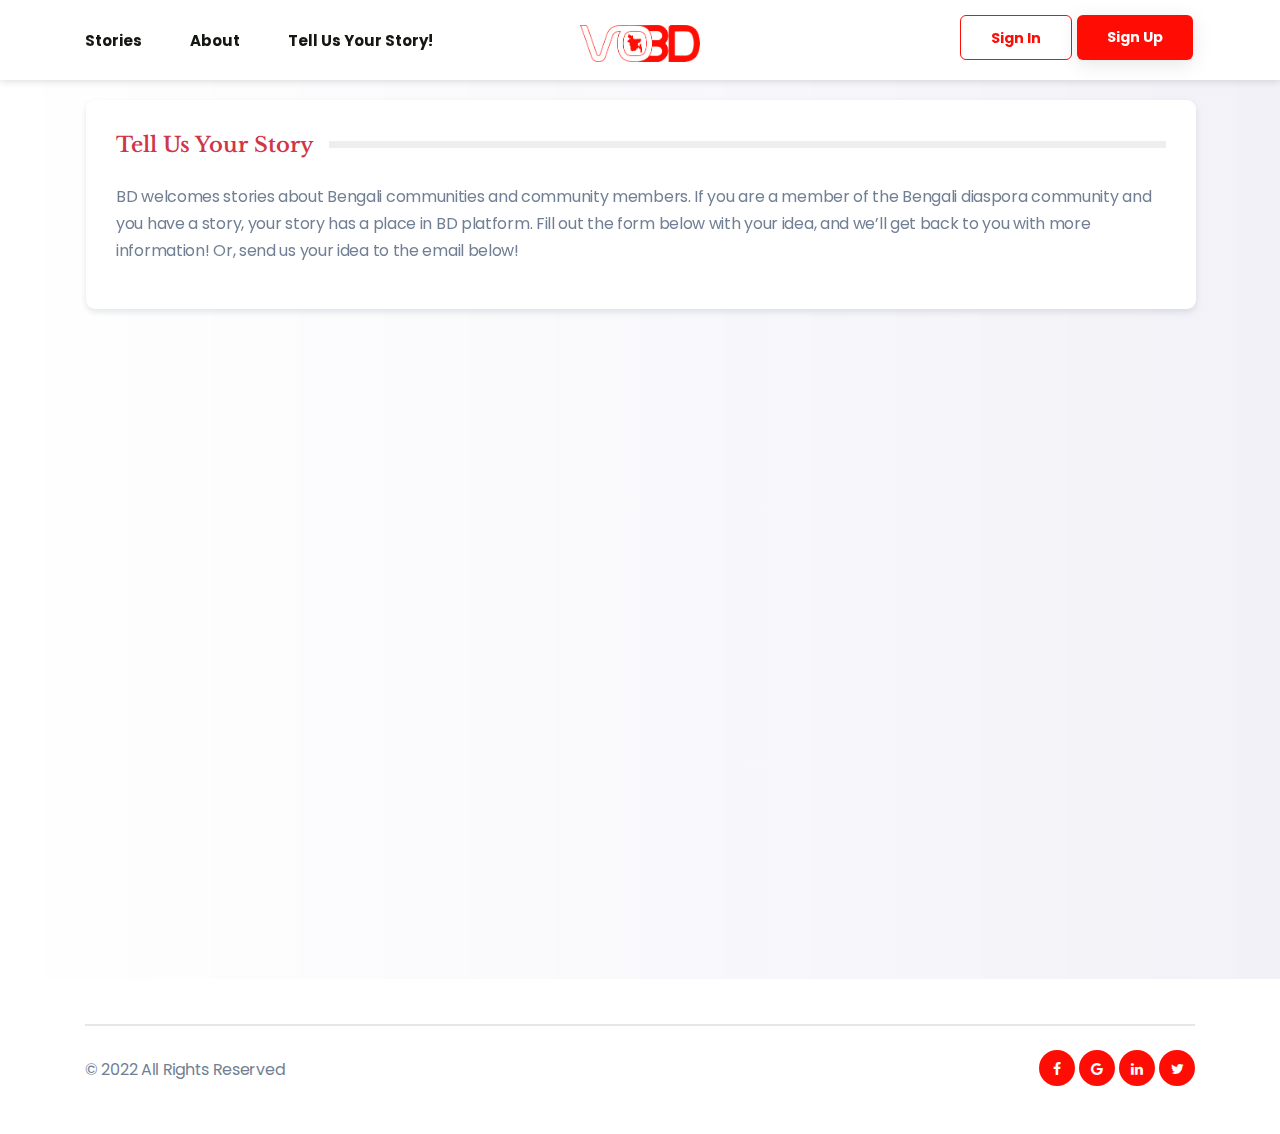
<file: story.html>
<!DOCTYPE html>
<html lang="en" dir="ltr">



<head>
    <title>Bengali Diaspora</title>
    <meta charset="UTF-8" />
    <meta name="keywords" content="" />
    <meta name="description" content="" />
    <meta name="theme-color" content="#ffffff">
    <meta name="msapplication-TileColor" content="#9f00a7">
    <meta name="viewport" content="width=device-width, initial-scale=1.0" />
    <!--
    ========================================================================
    
    ~~~~~~~~~~~~~~~~~~~~~~~~~~~~~~~~~~~~~~~~~~~~~~~~~~~~~~~~~~~~~~~~~~~~~~~~
    Template Name   : Bengali Diaspora - Education HTML Template
    Author          : Bengali Diaspora
    ~~~~~~~~~~~~~~~~~~~~~~~~~~~~~~~~~~~~~~~~~~~~~~~~~~~~~~~~~~~~~~~~~~~~~~~~
    Copyright (c) 2022 - Bengali Diaspora
    ========================================================================
    -->
    <link rel="shortcut icon" href="favicon.ico" />
    <link rel="stylesheet" href="https://fonts.googleapis.com/css?family=Poppins:100,300,500,600,700,900&amp;display=swap">
    <link rel="stylesheet" href="assets/css/plugins.min.css" />
    <link rel="stylesheet" href="assets/css/styles.css" />
</head>

<body>
    <!-- Loading -->
    
    <!-- / -->
    <!--Overlay-->
    <span class="mega-menu-overlay"></span>
    <!--/-->
    <!--Header-->
    <header class="app-header app-header-1 boxed">
        <div class="container">
            <div class="header-wrap">
                <button class="button button-menu button-open-sidenav">
                    <span></span>
                </button>
                <div class="header-menu">
    <ul>
        <li class="has-menu" data-megamenu-link="mega-menu-1">
            <div class="mega-menu-link">
                <span class="title">Stories</span>
                <span class="icon fa fa-angle-left"></span>
            </div>
            <div data-megamenu-id="mega-menu-1" class="mega-menu mega-menu-1">
                <div class="mega-menu-inner">
                    <div>
                        <div class="megamenu-info mb-15">
                            <p class="text-center mb-30">Lorem, ipsum dolor sit amet consectetur adipisicing elit.</p>
                        </div>
                        <div class="row row-lg-5 row-xl-5">
                            <div class="col el-flag">
                                <div class="inner">
                                    <a href="">
                                        <img src="assets/images/flags/uk.svg" alt="alt">
                                        <span class="title">English</span>
                                    </a>
                                </div>
                            </div>
                            <div class="col el-flag">
                                <div class="inner">
                                    <a href="">
                                        <img src="assets/images/flags/germany.svg" alt="alt">
                                        <span class="title">Germany</span>
                                    </a>
                                </div>
                            </div>
                            <div class="col el-flag">
                                <div class="inner">
                                    <a href="">
                                        <img src="assets/images/flags/france.svg" alt="alt">
                                        <span class="title">French</span>
                                    </a>
                                </div>
                            </div>
                            <div class="col el-flag">
                                <div class="inner">
                                    <a href="">
                                        <img src="assets/images/flags/italy.svg" alt="alt">
                                        <span class="title">Italian</span>
                                    </a>
                                </div>
                            </div>
                            <div class="col el-flag">
                                <div class="inner">
                                    <a href="">
                                        <img src="assets/images/flags/spain.svg" alt="alt">
                                        <span class="title">Spanish</span>
                                    </a>
                                </div>
                            </div>
                            <div class="col el-flag">
                                <div class="inner">
                                    <a href="">
                                        <img src="assets/images/flags/portugal.svg" alt="alt">
                                        <span class="title">Portuguese</span>
                                    </a>
                                </div>
                            </div>
                            <div class="col el-flag">
                                <div class="inner">
                                    <a href="">
                                        <img src="assets/images/flags/china.svg" alt="alt">
                                        <span class="title">Mandarin</span>
                                    </a>
                                </div>
                            </div>
                            <div class="col el-flag">
                                <div class="inner">
                                    <a href="">
                                        <img src="assets/images/flags/japan.svg" alt="alt">
                                        <span class="title">Japanese</span>
                                    </a>
                                </div>
                            </div>
                            <div class="col el-flag">
                                <div class="inner">
                                    <a href="">
                                        <img src="assets/images/flags/south-korea.svg" alt="alt">
                                        <span class="title">Korean</span>
                                    </a>
                                </div>
                            </div>
                            <div class="col el-flag">
                                <div class="inner">
                                    <a href="">
                                        <img src="assets/images/flags/russia.svg" alt="alt">
                                        <span class="title">Russian</span>
                                    </a>
                                </div>
                            </div>
                            <div class="col el-flag">
                                <div class="inner">
                                    <a href="">
                                        <img src="assets/images/flags/india.svg" alt="alt">
                                        <span class="title">Hindi</span>
                                    </a>
                                </div>
                            </div>
                            <div class="col el-flag">
                                <div class="inner">
                                    <a href="">
                                        <img src="assets/images/flags/arabic.svg" alt="alt">
                                        <span class="title">Arabic</span>
                                    </a>
                                </div>
                            </div>
                            <div class="col el-flag">
                                <div class="inner">
                                    <a href="">
                                        <img src="assets/images/flags/iran.svg" alt="alt">
                                        <span class="title">Persian</span>
                                    </a>
                                </div>
                            </div>
                            <div class="col el-flag">
                                <div class="inner">
                                    <a href="">
                                        <img src="assets/images/flags/turkey.svg" alt="alt">
                                        <span class="title">Turkish</span>
                                    </a>
                                </div>
                            </div>
                            <div class="col el-flag">
                                <div class="inner">
                                    <a href="">
                                        <img src="assets/images/flags/iran.svg" alt="alt">
                                        <span class="title">Kurdish</span>
                                    </a>
                                </div>
                            </div>
                            <div class="col el-flag">
                                <div class="inner">
                                    <a href="">
                                        <img src="assets/images/flags/vietnam.svg" alt="alt">
                                        <span class="title">Vietnamese</span>
                                    </a>
                                </div>
                            </div>
                            <div class="col el-flag">
                                <div class="inner">
                                    <a href="">
                                        <img src="assets/images/flags/india.svg" alt="alt">
                                        <span class="title">Urdu</span>
                                    </a>
                                </div>
                            </div>
                            <div class="col el-flag">
                                <div class="inner">
                                    <a href="">
                                        <img src="assets/images/flags/poland.svg" alt="alt">
                                        <span class="title">Polish</span>
                                    </a>
                                </div>
                            </div>
                            <div class="col el-flag">
                                <div class="inner">
                                    <a href="">
                                        <img src="assets/images/flags/israel.svg" alt="alt">
                                        <span class="title">Hebrew</span>
                                    </a>
                                </div>
                            </div>
                            <div class="col el-flag">
                                <div class="inner">
                                    <a href="">
                                        <img src="assets/images/flags/bangladesh.svg" alt="alt">
                                        <span class="title">Bengali</span>
                                    </a>
                                </div>
                            </div>
                        </div>
                    </div>
                </div>
            </div>
        </li>
        <li>
            <a href="about-us.html">
            <span class="text">About</span>
            <span class="icon fa fa-angle-left"></span>
            </a>
        </li>
        <li>
            <a href="story.html">
                <span class="text">Tell Us Your Story!</span>
                <span class="icon fa fa-angle-left"></span>
            </a>
        </li>
    </ul>
</div>
                <div class="header-logo">
                    <a href="index.html" class="primary-logo">
                        <span class="text-1">
                            <img src="assets/images/logo-r.png" alt="">
                        </span>
                
                    </a>
                </div>
                <div class="header-links">
                    <a href="" class="button button-md button-light button-line-primary">
                        <span class="title">Sign In</span>
                    </a>
                    <a href="" class="button button-md button-primary">
                        <span class="title">Sign Up</span>
                    </a>
                </div>
            </div>
        </div>
    </header>
    <!--/-->
    <!--Sidenav-->
<div class="app-sidenav app-sidenav-1">
    <div class="sidenav-menu">
        <div class="sidenav-head">
            <img src="assets/images/sidenav.jpg" alt="sidenav banner">
            <button class="button button-close-sidenav"></button>
        </div>
        <div class="sidenav-body">
            <div class="sidenav-body-inner">
                <!-- <div class="sidenav-links">
                    <a href="page-login.html" class="button button-md button-block button-line-primary">
                        <span class="text">Sign In</span>
                    </a>
                    <a href="page-register.html" class="button button-md button-block button-primary">
                        <span class="text">Sign Up</span>
                    </a>
                </div> -->
                <ul>
                    <li>
                        <a href="index.html">
                            <span class="text">Home</span>
                            <span class="icon fa fa-angle-right"></span>
                        </a>
                    </li>
                   
                    <li class="has-menu">
                        <a href="#">
                            <span class="text">Stories</span>
                            <span class="icon fa fa-angle-right"></span>
                        </a>
                        <div class="mega-menu">
                            <ul>
                                <li class="el-flag">
                                    <div class="inner">
                                        <a href="">
                                            <img src="assets/images/flags/uk.svg" alt="alt" />
                                            <h3>English</h3>
                                        </a>
                                    </div>
                                </li>
                                <li class="el-flag">
                                    <div class="inner">
                                        <a href="">
                                            <img src="assets/images/flags/germany.svg" alt="alt" />
                                            <h3>German</h3>
                                        </a>
                                    </div>
                                </li>
                                <li class="el-flag">
                                    <div class="inner">
                                        <a href="">
                                            <img src="assets/images/flags/france.svg" alt="alt" />
                                            <h3>French</h3>
                                        </a>
                                    </div>
                                </li>
                                <li class="el-flag">
                                    <div class="inner">
                                        <a href="">
                                            <img src="assets/images/flags/italy.svg" alt="alt" />
                                            <h3>Italian</h3>
                                        </a>
                                    </div>
                                </li>
                                <li class="el-flag">
                                    <div class="inner">
                                        <a href="">
                                            <img src="assets/images/flags/china.svg" alt="alt" />
                                            <h3>Chinese</h3>
                                        </a>
                                    </div>
                                </li>
                                <li class="el-flag">
                                    <div class="inner">
                                        <a href="">
                                            <img src="assets/images/flags/japan.svg" alt="alt" />
                                            <h3>Japanese</h3>
                                        </a>
                                    </div>
                                </li>
                                <li class="el-flag">
                                    <div class="inner">
                                        <a href="">
                                            <img src="assets/images/flags/south-korea.svg" alt="alt" />
                                            <h3>Korean</h3>
                                        </a>
                                    </div>
                                </li>
                                <li class="el-flag">
                                    <div class="inner">
                                        <a href="">
                                            <img src="assets/images/flags/russia.svg" alt="alt" />
                                            <h3>Russian</h3>
                                        </a>
                                    </div>
                                </li>
                                <li class="el-flag">
                                    <div class="inner">
                                        <a href="">
                                            <img src="assets/images/flags/arabic.svg" alt="alt" />
                                            <h3>Arabic</h3>
                                        </a>
                                    </div>
                                </li>
                                <li class="el-flag">
                                    <div class="inner">
                                        <a href="">
                                            <img src="assets/images/flags/turkey.svg" alt="alt" />
                                            <h3>Turkish</h3>
                                        </a>
                                    </div>
                                </li>
                                <li class="el-flag">
                                    <div class="inner">
                                        <a href="">
                                            <img src="assets/images/flags/iran.svg" alt="alt" />
                                            <h3>Persian</h3>
                                        </a>
                                    </div>
                                </li>
                                <li class="el-flag">
                                    <div class="inner">
                                        <a href="">
                                            <img src="assets/images/flags/spain.svg" alt="alt" />
                                            <h3>Spanish</h3>
                                        </a>
                                    </div>
                                </li>
                            </ul>
                        </div>
                    </li>
                    <li>
                        <a href="about-us.html">
                            <span class="text">About</span>
                            <span class="icon fa fa-angle-right"></span>
                        </a>
                    </li>
                    <li>
                        <a href="story.html">
                            <span class="text">Tell Us Your Story!</span>
                            <span class="icon fa fa-angle-right"></span>
                        </a>
                    </li>
                   
                   
                </ul>
            </div>
        </div>
    </div>
    <span class="sidenav-close"></span>
</div>
<!--/-->
    <!--Wrapper-->
    <div class="app-wrapper">
<div class="page-home">
    <section class="section section-faq section-faq-1">
        <div class="display-spacing">
            <div class="container">
                <div class="row">
                    <div class="col-12">
                        <div class="el-panel">
                            <div class="el-panel-body">
                                <div class="el-panel-title">
                                    <h3>Tell Us Your Story
                                    </h3>
                                </div>
                                <!-- <div class="el-panel-image">
                                    <img src="assets/images/blog/featured-post-1.jpg" alt="--Alternative--">
                                </div> -->

                                <p>
                                    BD welcomes stories about Bengali communities and community members. If you are a member of the Bengali diaspora community and you have a story, your story has a place in BD platform.  Fill out the form below with your idea, and we’ll get back to you with more information! Or, send us your idea to the email below!

                                </p>
                            </div>
                        </div>
                    </div>
                   
                </div>
            </div>
        </div>
    </section>

    <section style="height: 60vh;">

    </section>
<!--/-->    
</div>
        <!--Footer-->
        <footer class="section app-footer app-footer-2">
            
            <div class="footer-copyright">
                <div class="container">
                    <span class="footer-line"></span>
                    <div class="row">
                        <div class="col-md-8">
                            <p>© 2022 All Rights Reserved</p>
                        </div>
                        <div class="col-md-4">
                            <ul class="el-social-links">
                                <li>
                                    <a href="#">
                                        <span class="fa fa-facebook"></span>
                                    </a>
                                </li>
                                <li>
                                    <a href="#">
                                        <span class="fa fa-google"></span>
                                    </a>
                                </li>
                                <li>
                                    <a href="#">
                                        <span class="fa fa-linkedin"></span>
                                    </a>
                                </li>
                                <li>
                                    <a href="#">
                                        <span class="fa fa-twitter"></span>
                                    </a>
                                </li>
                            </ul>
                        </div>
                    </div>
                </div>
            </div>
        </footer>
    </div>
    <script src="assets/js/jquery.min.js"></script>
    <script src="assets/js/plugins.min.js"></script>
    <script src="assets/js/main-scripts.js"></script>
</body>


</html>
</file>
<file: assets/css/styles.css>
@import url('https://fonts.googleapis.com/css2?family=Libre+Baskerville:ital,wght@0,400;0,700;1,400&display=swap');

/*------------------------------------

    Theme Name  :
    Theme URI   : 
    Description : 
    Author Name : 
    Author URI  : 
    Version     : 1.0

------------------------------------*/
/*------------------------------------
    
    STYLESHEET INDEXING
    |
    |
    |___ Default Styles
    |	|
    |   |___ variables
    |   |___ mixins
    |   |___ reset
    |   |___ typography
    |   |___ extend
    |   |___ animations
    |   |___ spacing
    |   |___ Helpers
    |
    |
    |___ Structure Styles
    |	|
    |   |___ Header
    |   |___ Footer
    |   |___ Wrapper
    |   |___ Sidenav
    |   |___ Sidebar
    |   |___ Content
    |   |___ Container
    |
    |
    |___ Elements Styles
    |	|
    |   |___ Box
    |   |___ Icon
    |   |___ List
    |   |___ Card
    |   |___ Tabs
    |   |___ Form
    |   |___ Title
    |   |___ Skill
    |   |___ Block
    |   |___ Button
    |   |___ Resume
    |   |___ Widget
    |   |___ Divider
    |   |___ Accordion
    |   |___ Pagination
    |   |___ Breadcrumb
    |   |___ Blockquote
    |   |___ Common Elements
    |
    |
    |___ Sections Styles
    |	|
    |   |___ Hero
    |   |___ About
    |   |___ Posts
    |   |___ Users
    |   |___ Quotes
    |   |___ Search
    |   |___ Contact
    |   |___ Features
    |   |___ Services
    |   |___ Comments
    |   |___ Portfolio
    |   |___ Testimonials
    |   |___ Call To Action
    |   |___ Pricing Tables
    |   |___ Common Sections
    |
 	|
    |___ Other Styles
    |   |
    |   |___ Demo Options
    |   |___ Theme Preview
    |
    |
    END STYLESHEET INDEXING

------------------------------------*/
/*------------------------------------
    Default Styles
------------------------------------*/
/*------------------------------------
    Variables
------------------------------------*/
:root {
  --gray: #eee;
  --white: #fff;
  --black: #000;
  --base: #f6f6f6;
  --base-0: #fff;
  --base-1: #151812;
  --base-2: "";
  --base-3: "";
  --primary: #941cb9;
  --primary: #239df0;
  --primary: #f6931c;
  /* --primary: darkslateblue; */
  --primary: #FF0C04;
  --primary-1: darkred;
  /* --primary: #5b70f9;
  --primary-1: #384cce; */
  --primary-3: #0e0b2b;
  --secondary: #f64f1c;
  --secondary: #ff66a6;
  /* --secondary: #00c9b7;
  --secondary-1: rgb(18, 172, 159); */
  --secondary: #cf3648;
  --secondary-1: #b92222;
  --text-color: #717f94;
  --color-1: #70b6fe;
  --color-2: #c670fe;
  --color-3: #fec070;
  --color-4: #dc3545;
  --color-5: #28a745;
  --color-6: darkblue;
  --default: rgb(252, 255, 235);
}

/*------------------------------------
    Mixins
------------------------------------*/
/*------------------------------------
    Reset Styels
------------------------------------*/
* {
  -webkit-box-sizing: border-box;
  box-sizing: border-box;
}

:root.skin-1 {
  --base-0: #fff;
  --base-1: #000;
  --primary: orange;
  --primary-1: #ff8800;
}

:root.skin-2 {
  --base-0: #f6afba;
  --base-1: #151515;
  --primary: #de5881;
  --primary-1: rgb(252, 90, 171);
}

:root.skin-3 {
  --base-0: #050607;
  --base-1: #f1f1f1;
  --primary: #0b7554;
  --primary-1: #339266;
}

:root.skin-4 {
  --base-0: #0e262b;
  --base-1: #f1f1f1;
  --primary: #FF0C04;
  --primary-1: darkred;
}

:root.skin-5 {
  --base-0: #373a36;
  --base-1: #ffffff;
  --primary: tomato;
  --primary-1: tomato;
}

:root.skin-5 {
  --base-0: #1e464a;
  --base-1: #fff;
  --primary: #00b7b8;
  --primary-1: #339266;
}

:root.skin-6 {
  --base-0: #fff;
  --base-1: #000;
  --primary: #33b5e5;
  --primary-1: rgb(158, 221, 241);
}

:root.skin-7 {
  --base-0: #212121;
  --base-1: #fff;
  --primary: #0b7554;
  --primary-1: #0b7554;
}

:root.skin-8 {
  --base-0: #272933;
  --base-1: #fff;
  --primary: #00b7b8;
  --primary-1: #00b7b8;
}

:root.skin-9 {
  --base-0: #000;
  --base-1: #fff;
  --primary: #00bcd4;
  --primary-1: #00bcd4;
}

:root.skin-10 {
  --base-0: #0a0a0a;
  --base-1: #ffffff;
  --primary: #1d32f2;
  --primary-1: #1d32f2;
}

:root.skin-11 {
  --base-0: #121212;
  --base-1: #e6e2dd;
  --primary: #845ec2;
  --primary-1: #845ec2;
}

:root.skin-12 {
  --base-0: #0e262b;
  --base-1: #ffffff;
  --primary: #FF0C04;
  --primary-1: darkred;
}

html {
  width: 100%;
  overflow: hidden;
  overflow-y: auto;
}

body {
  width: 100%;
  color: var(--base-1);
  margin: 0;
  overflow-x: hidden;
  background-color: var(--base-0);
}

body.state-menu {
  width: 100% !important;
  height: 100% !important;
  overflow: hidden !important;
  height: 100vh !important;
}

article,
aside,
details,
figcaption,
figure,
footer,
header,
nav,
section,
summary {
  display: block;
}

audio,
canvas,
video {
  display: inline-block;
}

audio:not([controls]) {
  display: none;
  height: 0;
}

[hidden] {
  display: none;
}

html,
button,
input,
select,
textarea {
  font-family: "Poppins", sans-serif;
}

a {
  color: inherit;
  text-decoration: none;
}

a:focus {
  outline: inherit;
}

a:active,
a:hover {
  color: inherit;
  outline: 0;
}

a:hover {
  text-decoration: underline;
}

address {
  font-style: italic;
  margin: 0 0 24px;
}

abbr[title] {
  border-bottom: 1px dotted;
}

b,
strong {
  font-weight: bold;
}

dfn {
  font-style: italic;
}

mark {
  background: #ff0;
  color: #000;
}

p {
  margin: 0 0 24px;
}

code,
kbd,
pre,
samp {
  font-family: monospace, serif;
  font-size: 14px;
  -webkit-hyphens: none;
  -ms-hyphens: none;
  hyphens: none;
}

pre {
  background: #f5f5f5;
  color: #666;
  font-family: monospace;
  font-size: 14px;
  margin: 20px 0;
  overflow: auto;
  padding: 20px;
  white-space: pre;
  white-space: pre-wrap;
  word-wrap: break-word;
}

blockquote,
q {
  -webkit-hyphens: none;
  -ms-hyphens: none;
  hyphens: none;
  quotes: none;
}

blockquote:before,
blockquote:after,
q:before,
q:after {
  content: "";
  content: none;
}

blockquote {
  font-size: 18px;
  font-style: italic;
  font-weight: 300;
  margin: 24px 40px;
}

blockquote blockquote {
  margin-right: 0;
}

blockquote cite,
blockquote small {
  font-size: 14px;
  font-weight: normal;
  text-transform: uppercase;
}

blockquote em,
blockquote i {
  font-style: normal;
  font-weight: 300;
}

blockquote strong,
blockquote b {
  font-weight: 400;
}

small {
  font-size: smaller;
}

sub,
sup {
  font-size: 75%;
  line-height: 0;
  position: relative;
  vertical-align: baseline;
}

sup {
  top: -0.5em;
}

sub {
  bottom: -0.25em;
}

dl {
  margin: 0 20px;
}

dt {
  font-weight: bold;
}

dd {
  margin: 0 0 20px;
}

menu,
ol,
ul {
  margin: 16px 0;
  padding: 0 0 0 40px;
}

ul {
  list-style-type: square;
}

li {
  outline: inherit;
}

nav ul,
nav ol {
  list-style: none;
  list-style-image: none;
}

li > ul,
li > ol {
  margin: 0;
}

img {
  -ms-interpolation-mode: bicubic;
  border: 0;
  vertical-align: middle;
}

svg:not(:root) {
  overflow: hidden;
}

figure {
  margin: 0;
}

form {
  margin: 0;
}

fieldset {
  border: 1px solid #c0c0c0;
  margin: 0 2px;
  min-width: inherit;
  padding: 0.35em 0.625em 0.75em;
}

legend {
  border: 0;
  padding: 0;
  white-space: normal;
}

button,
input,
select,
textarea {
  font-size: 100%;
  margin: 0;
  max-width: 100%;
  vertical-align: baseline;
}

button,
input {
  line-height: normal;
}

button,
html input[type="button"],
input[type="reset"],
input[type="submit"] {
  -webkit-appearance: button;
  -moz-appearance: button;
  appearance: button;
  cursor: pointer;
}

button[disabled],
input[disabled] {
  cursor: default;
}

input[type="checkbox"],
input[type="radio"] {
  padding: 0;
}

input[type="search"] {
  -webkit-appearance: textfield;
  -moz-appearance: textfield;
  appearance: textfield;
  appearance: textfield;
  padding-right: 2px;
  width: 270px;
}

input[type="search"]::-webkit-search-decoration {
  -webkit-appearance: none;
  appearance: none;
}

button::-moz-focus-inner,
input::-moz-focus-inner {
  border: 0;
  padding: 0;
}

textarea {
  overflow: auto;
  vertical-align: top;
}

table {
  border-bottom: 1px solid #ededed;
  border-collapse: collapse;
  border-spacing: 0;
  font-size: 14px;
  line-height: 2;
  margin: 0 0 20px;
  width: 100%;
}

caption,
th,
td {
  font-weight: normal;
  text-align: left;
}

caption {
  font-size: 16px;
  margin: 20px 0;
}

th {
  font-weight: bold;
  text-transform: uppercase;
}

td {
  border-top: 1px solid #ededed;
  padding: 6px 10px 6px 0;
}

del {
  color: #333;
}

ins {
  background: #fff9c0;
  text-decoration: none;
}

hr {
  background-size: 4px 4px;
  border: 0;
  height: 1px;
  margin: 0 0 24px;
}

input,
button,
select,
textarea {
  border: inherit;
  outline: inherit;
  background: transparent;
  -webkit-transition: all 0.4s ease-out 0s;
  transition: all 0.4s ease-out 0s;
}

input:focus, input:active,
button:focus,
button:active,
select:focus,
select:active,
textarea:focus,
textarea:active {
  outline: none;
}

.button:not(:disabled):not(.disabled) {
  cursor: pointer;
}

img {
  max-width: 100%;
  height: auto;
}

.skin-5 .button,
.skin-5 .el-tabs .el-tabs-links li.active {
  color: #fff !important;
}

hr {
  width: 100%;
  height: 10px;
  display: block;
  position: relative;
  border-bottom: 1px solid var(--gray);
}

/*------------------------------------
    Fonts
------------------------------------*/
/*------------------------------------
    Typography
------------------------------------*/
body {
  font-size: 14px;
  font-family: "Poppins", sans-serif;
}

p {
  color: var(--text-color);
  font-size: 16px;
  line-height: 1.7;
  font-family: "Poppins", sans-serif;
  letter-spacing: -0.3px;
}

a {
  -webkit-transition: all 0.4s ease-in-out 0s;
  transition: all 0.4s ease-in-out 0s;
}

a:hover,
a:focus,
a:active {
  color: inherit;
  text-decoration: none;
  outline: none;
}

p,
h1,
h2,
h3,
h4,
h5,
h6,
dl,
dd,
ol,
ul,
hr,
pre,
menu,
table,
caption,
address,
blockquote {
  margin: 0;
  margin-bottom: 15px;
}

h1,
h2,
h3,
h4,
h5,
h6,
.h1,
.h2,
.h3,
.h4,
.h5,
.h6 {
  color: var(--base-1);
  font-family: 'Libre Baskerville', serif;
}

h1,
.h1 {
  line-height: 1.2;
  font-size: 60px;
}

h2,
.h2 {
  font-size: 54px;
}

h3,
.h3 {
  font-size: 24px;
}

h4,
.h4 {
  font-size: 20px;
}

h5,
.h5 {
  font-size: 18px;
}

h6,
.h6 {
  font-size: 16px;
}

h1,
.h1 {
  font-weight: 700;
}

h2,
.h2,
h3,
.h3 {
  font-weight: 600;
}

h4,
.h4,
h5,
.h5 {
  font-weight: 600;
}

h6,
.h6 {
  font-weight: 500;
}

::-webkit-input-placeholder {
  color: var(--base-1);
}

:-ms-input-placeholder {
  color: var(--base-1);
}

::-ms-input-placeholder {
  color: var(--base-1);
}

::placeholder {
  color: var(--base-1);
}

@media (max-width: 768px) {
  p {
    font-size: 12px;
  }
}

/*------------------------------------
    Animations
------------------------------------*/
@-webkit-keyframes drift {
  from {
    -webkit-transform: rotate(0deg);
            transform: rotate(0deg);
  }
  from {
    -webkit-transform: rotate(360deg);
            transform: rotate(360deg);
  }
}
@keyframes drift {
  from {
    -webkit-transform: rotate(0deg);
            transform: rotate(0deg);
  }
  from {
    -webkit-transform: rotate(360deg);
            transform: rotate(360deg);
  }
}

@-webkit-keyframes zoom {
  0% {
    -webkit-transform: scale(1, 1);
            transform: scale(1, 1);
  }
  100% {
    -webkit-transform: scale(1, 1);
            transform: scale(1, 1);
  }
  50% {
    -webkit-transform: scale(1.11, 1.11);
            transform: scale(1.11, 1.11);
  }
}

@keyframes zoom {
  0% {
    -webkit-transform: scale(1, 1);
            transform: scale(1, 1);
  }
  100% {
    -webkit-transform: scale(1, 1);
            transform: scale(1, 1);
  }
  50% {
    -webkit-transform: scale(1.11, 1.11);
            transform: scale(1.11, 1.11);
  }
}

@-webkit-keyframes music {
  0% {
    -webkit-transform: scale(1, 1);
            transform: scale(1, 1);
  }
  25% {
    opacity: 0.3;
    -webkit-transform: scale(1.11, 1.11);
            transform: scale(1.11, 1.11);
  }
  100% {
    -webkit-transform: scale(1, 1);
            transform: scale(1, 1);
  }
}

@keyframes music {
  0% {
    -webkit-transform: scale(1, 1);
            transform: scale(1, 1);
  }
  25% {
    opacity: 0.3;
    -webkit-transform: scale(1.11, 1.11);
            transform: scale(1.11, 1.11);
  }
  100% {
    -webkit-transform: scale(1, 1);
            transform: scale(1, 1);
  }
}

@-webkit-keyframes home-4 {
  0% {
    opacity: 0.1;
    -webkit-transform: rotate(0);
            transform: rotate(0);
  }
  50% {
    opacity: 0.3;
    border-radius: 50%;
    -webkit-transform: rotate(45deg);
            transform: rotate(45deg);
  }
  100% {
    opacity: 0.1;
    -webkit-transform: rotate(0);
            transform: rotate(0);
  }
}

@keyframes home-4 {
  0% {
    opacity: 0.1;
    -webkit-transform: rotate(0);
            transform: rotate(0);
  }
  50% {
    opacity: 0.3;
    border-radius: 50%;
    -webkit-transform: rotate(45deg);
            transform: rotate(45deg);
  }
  100% {
    opacity: 0.1;
    -webkit-transform: rotate(0);
            transform: rotate(0);
  }
}

@-webkit-keyframes noise {
  0% {
    -webkit-transform: scale(1, 1);
            transform: scale(1, 1);
  }
  50% {
    -webkit-transform: scale(1.05, 1.05);
            transform: scale(1.05, 1.05);
  }
  100% {
    -webkit-transform: scale(1, 1);
            transform: scale(1, 1);
  }
}

@keyframes noise {
  0% {
    -webkit-transform: scale(1, 1);
            transform: scale(1, 1);
  }
  50% {
    -webkit-transform: scale(1.05, 1.05);
            transform: scale(1.05, 1.05);
  }
  100% {
    -webkit-transform: scale(1, 1);
            transform: scale(1, 1);
  }
}

@-webkit-keyframes scroll {
  0% {
    -webkit-transform: translate(1, 1);
            transform: translate(1, 1);
  }
  90% {
    -webkit-transform: translate(0, 12px);
            transform: translate(0, 12px);
  }
  100% {
    -webkit-transform: translate(1, 1);
            transform: translate(1, 1);
  }
}

@keyframes scroll {
  0% {
    -webkit-transform: translate(1, 1);
            transform: translate(1, 1);
  }
  90% {
    -webkit-transform: translate(0, 12px);
            transform: translate(0, 12px);
  }
  100% {
    -webkit-transform: translate(1, 1);
            transform: translate(1, 1);
  }
}

@-webkit-keyframes progress-bar-stripes {
  from {
    background-position: 1rem 0;
  }
  to {
    background-position: 0 0;
  }
}

@keyframes progress-bar-stripes {
  from {
    background-position: 1rem 0;
  }
  to {
    background-position: 0 0;
  }
}

@-webkit-keyframes MoveUpDown {
  0% {
    top: -2px;
  }
  50% {
    top: 0;
  }
  100% {
    top: 3px;
  }
}

@keyframes MoveUpDown {
  0% {
    top: -2px;
  }
  50% {
    top: 0;
  }
  100% {
    top: 3px;
  }
}

@-webkit-keyframes blinking-cursor {
  0% {
    opacity: 0;
  }
  50% {
    opacity: 1;
  }
  100% {
    opacity: 0;
  }
}

@keyframes blinking-cursor {
  0% {
    opacity: 0;
  }
  50% {
    opacity: 1;
  }
  100% {
    opacity: 0;
  }
}

@-webkit-keyframes circleCarousel {
  0% {
    -webkit-transform: rotate(0deg);
            transform: rotate(0deg);
  }
  100% {
    -webkit-transform: rotate(360deg);
            transform: rotate(360deg);
  }
}

@keyframes circleCarousel {
  0% {
    -webkit-transform: rotate(0deg);
            transform: rotate(0deg);
  }
  100% {
    -webkit-transform: rotate(360deg);
            transform: rotate(360deg);
  }
}

@-webkit-keyframes bounce-out {
  0% {
    -webkit-transform: scale(0);
    transform: scale(0);
  }
  30% {
    -webkit-transform: scale(1.5);
    transform: scale(1.5);
  }
  50% {
    -webkit-transform: scale(1);
    transform: scale(1);
  }
  70% {
    -webkit-transform: scale(1.1);
    transform: scale(1.1);
  }
  to {
    -webkit-transform: scale(1);
    transform: scale(1);
  }
}

@keyframes bounce-out {
  0% {
    -webkit-transform: scale(0);
    transform: scale(0);
  }
  30% {
    -webkit-transform: scale(1.5);
    transform: scale(1.5);
  }
  50% {
    -webkit-transform: scale(1);
    transform: scale(1);
  }
  70% {
    -webkit-transform: scale(1.1);
    transform: scale(1.1);
  }
  to {
    -webkit-transform: scale(1);
    transform: scale(1);
  }
}

@-webkit-keyframes Gradient {
  0% {
    background-position: 0% 50%;
  }
  50% {
    background-position: 100% 50%;
  }
  100% {
    background-position: 0% 50%;
  }
}

@keyframes Gradient {
  0% {
    background-position: 0% 50%;
  }
  50% {
    background-position: 100% 50%;
  }
  100% {
    background-position: 0% 50%;
  }
}

@-webkit-keyframes preloader-6 {
  0% {
    -webkit-transform: rotate(0deg);
            transform: rotate(0deg);
  }
  100% {
    -webkit-transform: rotate(360deg);
            transform: rotate(360deg);
  }
}

@keyframes preloader-6 {
  0% {
    -webkit-transform: rotate(0deg);
            transform: rotate(0deg);
  }
  100% {
    -webkit-transform: rotate(360deg);
            transform: rotate(360deg);
  }
}

/*------------------------------------
    Spacing
------------------------------------*/
.mb-0 {
  margin-bottom: 0;
}

.mt-15 {
  margin-top: 15px;
}

.mt-30 {
  margin-top: 30px;
}

.mb-15 {
  margin-bottom: 15px;
}

.mb--15 {
  margin-bottom: -15px;
}

.mb-30 {
  margin-bottom: 30px;
}

.mb-60 {
  margin-bottom: 60px;
}

.mb--30 {
  margin-bottom: -30px !important;
}

.mb--45 {
  margin-bottom: -45px;
}

.pl-0 {
  padding-left: 0 !important;
}

.pr-0 {
  padding-right: 0 !important;
}

.pt-15 {
  padding-top: 15px;
}

.pt-30 {
  padding-top: 30px;
}

.pl-15 {
  padding-left: 15px;
}

.pl-30 {
  padding-left: 30px;
}

.pr-15 {
  padding-right: 15px;
}

.pr-30 {
  padding-right: 30px;
}

.pr-45 {
  padding-right: 45px !important;
}

.mt-spacing {
  margin-top: 100px;
}

.mb-spacing {
  margin-bottom: 100px;
}

.row-xs {
  margin-left: -6px !important;
  margin-right: -6px !important;
}

.row-xs > * {
  padding-left: 6px !important;
  padding-right: 6px !important;
}

.row-sm {
  margin-left: -12px !important;
  margin-right: -11px !important;
}

.row-sm > * {
  padding-left: 12px !important;
  padding-right: 12px !important;
}

.row-md {
  margin-left: -15px !important;
  margin-right: -15px !important;
}

.row-md > * {
  padding-left: 15px !important;
  padding-right: 15px !important;
}

/*------------------------------------
    Helpers
------------------------------------*/
.text-left {
  text-align: left !important;
}

.text-right {
  text-align: right !important;
}

.text-center {
  text-align: center !important;
}

.lowercase {
  text-transform: lowercase;
}

.uppercase {
  text-transform: uppercase;
}

.capitalize {
  text-transform: capitalize;
}

.text-italic {
  font-style: italic;
}

.text-normal {
  font-style: normal;
}

.text-underline {
  font-style: underline;
}

/*
* Text Colors
*/
.text-dark {
  color: var(--black) !important;
}

.text-dark-1 {
  color: #333333;
}

.text-dark-2 {
  color: #666666;
}

.text-dark-3 {
  color: #999999;
}

.text-light {
  color: var(--white) !important;
}

.text-light-1 {
  color: #eeeeee;
}

.text-light-2 {
  color: #cccccc;
}

.text-light-3 {
  color: #aaaaaa;
}

.text-base-0 {
  color: var(--base-0);
}

.text-base-1 {
  color: var(--base-1);
}

.text-base-1 {
  color: var(--base-2);
}

.text-danger {
  color: #f56c6c;
}

.text-success {
  color: green;
}

.text-warning {
  color: orange;
}

.text-primary {
  color: var(--primary);
}

.text-secondary {
  color: var(--secondary);
}

.text-gradient {
  background-image: -webkit-gradient(linear, right top, left top, from(var(--primary)), to(var(--secondary)));
  background-image: linear-gradient(to left, var(--primary), var(--secondary));
  -webkit-text-fill-color: transparent;
  -webkit-background-clip: text;
  background-clip: text;
}

.hidden {
  display: none;
}

.invisible {
  visibility: hidden;
}

.div-center {
  float: none !important;
  display: block !important;
  margin-left: auto !important;
  margin-right: auto !important;
}

.inline-block {
  float: none;
  display: inline-block;
}

.clearfix::after {
  clear: both;
  content: "";
  display: table;
}

.display-wrap {
  position: relative;
}

.display-block {
  display: block;
}

.display-center {
  top: 50%;
  left: 50%;
  width: 100%;
  position: absolute;
  -webkit-transform: translate(-50%, -50%);
          transform: translate(-50%, -50%);
}

.display-table {
  width: 100%;
  height: 100%;
  display: table;
}

.display-content {
  display: table-cell;
  vertical-align: middle;
}

.display-spacing {
  padding-top: 100px;
  padding-bottom: 100px;
}

.display-spacing-plus {
  padding-top: 130px;
  padding-bottom: 30px;
}

.display-spacing-double {
  padding-top: 200px;
  padding-bottom: 100px;
}

.display-screen, .overlay-gradient .bg-gradient {
  min-height: 100vh;
  padding-top: 100px;
  padding-bottom: 100px;
}

.display-fit-screen {
  width: 100vw;
  height: 100vh;
  max-width: 100%;
  overflow: hidden;
}

.display-full-screen {
  width: 100vw;
  height: 100vh;
  max-width: 100%;
  position: relative;
}

.max-w-576 {
  max-width: 576px;
}

.max-w-768 {
  max-width: 768px;
}

.max-w-992 {
  max-width: 992px;
}

.fw-100 {
  font-weight: 100;
}

.fw-200 {
  font-weight: 200;
}

.fw-300 {
  font-weight: 300;
}

.fw-400 {
  font-weight: 400;
}

.fw-500 {
  font-weight: 500;
}

.fw-600 {
  font-weight: 600;
}

.fw-700 {
  font-weight: 700;
}

.fw-800 {
  font-weight: 800;
}

.fw-900 {
  font-weight: 900;
}

.overlay-color {
  position: relative;
}

.overlay-color .bg-color {
  top: 0;
  left: 0;
  width: 100%;
  height: 100%;
  position: absolute;
}

.overlay-image {
  position: relative;
  background: no-repeat center center / cover;
}

.overlay-pattern {
  position: relative;
}

.overlay-pattern .bg-pattern {
  width: 100%;
  height: 100%;
  position: absolute;
}

.overlay-pattern .bg-pattern-1 {
  position: absolute;
  background: repeat url("../../../assets/images/common/pattern-1.html") center center/9px;
}

.overlay-pattern .bg-pattern-2 {
  position: absolute;
  background: repeat url("../../../assets/images/common/pattern-2.html") center center/9px;
}

.overlay-pattern .bg-pattern-3 {
  position: absolute;
  background: repeat url("../../../assets/images/common/pattern-3.html") center center/5px;
}

.overlay-pattern .bg-patline-1 {
  opacity: 0.6;
  position: absolute;
  background: repeat-x url("../../../assets/images/common/patline-1.html") top center;
}

.overlay-pattern .bg-pattern-a {
  opacity: .6;
  z-index: 1;
  position: absolute;
  -webkit-animation: noise 60ms infinite;
          animation: noise 60ms infinite;
  background: url("[data-uri]");
}

.overlay-gradient {
  position: relative;
}

.bg-danger {
  background-color: #f56c6c !important;
}

.bg-success {
  background-color: green !important;
}

.bg-warning {
  background-color: bisque !important;
}

.bg-primary {
  background-color: var(--primary) !important;
}

.bg-primary-1 {
  background-color: var(--primary-1) !important;
}

.bg-primary-3 {
  background-color: var(--primary-3) !important;
}

.bg-secondary {
  background-color: var(--secondary) !important;
}

.bo-color-1 {
  border-color: var(--color-1) !important;
}

.bo-color-2 {
  border-color: var(--color-2) !important;
}

.bo-color-3 {
  border-color: var(--color-3) !important;
}

.bo-color-4 {
  border-color: var(--color-4) !important;
}

.bo-color-5 {
  border-color: var(--color-5) !important;
}

.bo-color-6 {
  border-color: var(--color-6) !important;
}

.bo-primary {
  border-color: var(--primary) !important;
}

.bp-secondary {
  border-color: var(--secondary) !important;
}

.bg-color-1 {
  background-color: var(--color-1) !important;
}

.bg-color-2 {
  background-color: var(--color-2) !important;
}

.bg-color-3 {
  background-color: var(--color-3) !important;
}

.bg-color-4 {
  background-color: var(--color-4) !important;
}

.bg-color-5 {
  background-color: var(--color-5) !important;
}

.bg-color-6 {
  background-color: var(--color-6) !important;
}

.bg-light {
  background-color: var(--white) !important;
}

.bg-dark {
  background-color: var(--black) !important;
}

.bg-base-0 {
  background-color: var(--base-0) !important;
}

.bg-base-1 {
  background-color: var(--base-1) !important;
}

.bg-primary {
  background-color: var(--primary) !important;
}

.bg-secondary {
  background-color: var(--secondary) !important;
}

.bg-gradient-side {
  background-image: -webkit-gradient(linear, right top, left top, from(var(--primary)), color-stop(70%, transparent));
  background-image: linear-gradient(270deg, var(--primary) 0%, transparent 70%);
}

.bg-dark-side {
  background-image: -webkit-gradient(linear, right top, left top, from(transparent), color-stop(81%, rgba(83, 83, 102, 0.6)));
  background-image: linear-gradient(270deg, transparent 0%, rgba(83, 83, 102, 0.6) 81%);
}

.bg-animation-1 {
  background: linear-gradient(-45deg, #000, #151515, var(--secondary), var(--primary), #000);
  background-size: 400% 400%;
  -webkit-animation: Gradient 9s ease infinite;
  animation: Gradient 9s ease infinite;
}

.bg-animation-2, .el-cta:after, .section-testimonial:after {
  background: linear-gradient(-45deg, #fff, var(--primary), var(--secondary), var(--primary), #fff);
  background-size: 400% 400%;
  -webkit-animation: Gradient 9s ease infinite;
  animation: Gradient 9s ease infinite;
}

.bg-dark-10 {
  background-color: rgba(0, 0, 0, 0.1);
}

.bg-dark-20 {
  background-color: rgba(0, 0, 0, 0.2);
}

.bg-dark-30 {
  background-color: rgba(0, 0, 0, 0.3);
}

.bg-dark-40 {
  background-color: rgba(0, 0, 0, 0.4);
}

.bg-dark-50 {
  background-color: rgba(0, 0, 0, 0.5);
}

.bg-dark-60 {
  background-color: rgba(0, 0, 0, 0.6);
}

.bg-dark-70 {
  background-color: rgba(0, 0, 0, 0.7);
}

.bg-dark-80 {
  background-color: rgba(0, 0, 0, 0.8);
}

.bg-dark-90 {
  background-color: rgba(0, 0, 0, 0.9);
}

.bg-dark-1000 {
  background-color: black;
}

.bg-light-10 {
  background-color: rgba(255, 255, 255, 0.1);
}

.bg-light-20 {
  background-color: rgba(255, 255, 255, 0.2);
}

.bg-light-30 {
  background-color: rgba(255, 255, 255, 0.3);
}

.bg-light-40 {
  background-color: rgba(255, 255, 255, 0.4);
}

.bg-light-50 {
  background-color: rgba(255, 255, 255, 0.5);
}

.bg-light-60 {
  background-color: rgba(255, 255, 255, 0.6);
}

.bg-light-70 {
  background-color: rgba(255, 255, 255, 0.7);
}

.bg-light-80 {
  background-color: rgba(255, 255, 255, 0.8);
}

.bg-light-90 {
  background-color: rgba(255, 255, 255, 0.9);
}

.bg-light-1000 {
  background-color: white;
}

.bg-gradient-0 {
  background-image: -webkit-gradient(linear, left bottom, left top, from(var(--primary)), to(var(--secondary)));
  background-image: linear-gradient(0deg, var(--primary) 0%, var(--secondary) 100%);
}

.bg-gradient-45 {
  background-image: linear-gradient(45deg, var(--primary) 0%, var(--secondary) 100%);
}

.bg-gradient-90 {
  background-image: -webkit-gradient(linear, left top, right top, from(var(--primary)), to(var(--secondary)));
  background-image: linear-gradient(90deg, var(--primary) 0%, var(--secondary) 100%);
}

.bg-gradient-135 {
  background-image: linear-gradient(135deg, var(--primary) 0%, var(--secondary) 100%);
}

.bg-gradient-180 {
  background-image: -webkit-gradient(linear, left top, left bottom, from(#7b1f29), to(var(--secondary)));
  background-image: linear-gradient(180deg, #7b1f29 0%, var(--secondary) 100%);
}

.bg-gradient-225 {
  background-image: linear-gradient(225deg, var(--primary) 0%, var(--secondary) 100%);
}

.bg-gradient-270 {
  background-image: -webkit-gradient(linear, right top, left top, from(var(--primary)), to(var(--secondary)));
  background-image: linear-gradient(270deg, var(--primary) 0%, var(--secondary) 100%);
}

.bg-gradient-315 {
  background-image: linear-gradient(315deg, var(--primary) 0%, var(--secondary) 100%);
}

.bg-gradient-360 {
  background-image: -webkit-gradient(linear, left bottom, left top, from(var(--primary)), to(var(--secondary)));
  background-image: linear-gradient(360deg, var(--primary) 0%, var(--secondary) 100%);
}

.react-rotating-text-cursor {
  -webkit-animation: blinking-cursor 0.8s cubic-bezier(0.68, 0.01, 0.01, 0.99) 0s infinite;
          animation: blinking-cursor 0.8s cubic-bezier(0.68, 0.01, 0.01, 0.99) 0s infinite;
}

.row-0 {
  margin-left: 0;
  margin-right: 0;
}

@media (min-width: 1200px) {
  .row-xl-5 > * {
    -webkit-box-flex: 0;
    -ms-flex: 0 0 20%;
    flex: 0 0 20%;
    max-width: 20%;
  }
}

@media (min-width: 992px) and (max-width: 1200px) {
  .row-lg-5 > * {
    -webkit-box-flex: 0;
    -ms-flex: 0 0 20%;
    flex: 0 0 20%;
    max-width: 20%;
  }
}

.overlay-color .bg-dark {
  z-index: 1;
  opacity: .6 !important;
  background-color: var(--primary-3);
}

.app-wrapper {
  max-width: 100%;
  position: relative;
  overflow-x: hidden;
  background-image: -webkit-gradient(linear, left top, right top, from(transparent), to(rgba(45, 21, 130, 0.06)));
  background-image: linear-gradient(90deg, transparent, rgba(45, 21, 130, 0.06));
}

.app-wrapper:before {
  top: 0;
  right: 0;
  width: 100%;
  height: 100%;
  content: "";
  z-index: -1;
  opacity: 0.1;
  position: fixed;
  background-repeat: repeat-x;
}

.select2-container--default .select2-search--inline .select2-search__field::-webkit-input-placeholder {
  color: var(--text-color);
  font-weight: bold;
}

.select2-container--default .select2-search--inline .select2-search__field:-moz-placeholder {
  color: var(--text-color);
  font-weight: bold;
}

.select2-container--default .select2-search--inline .select2-search__field::-moz-placeholder {
  color: var(--text-color);
  font-weight: bold;
}

.select2-container--default .select2-search--inline .select2-search__field:-ms-input-placeholder {
  color: var(--text-color);
  font-weight: bold;
}

@media (max-width: 768px) {
  .display-spacing-plus {
    padding-top: 90px;
  }
}

.container {
  direction: ltr;
}

/*------------------------------------
    Structure Styles
------------------------------------*/
/*------------------------------------
    Header
------------------------------------*/
.app-header {
  top: 0;
  right: 0;
  width: 100%;
  z-index: 99;
  font-size: 15px;
  font-weight: 700;
  position: fixed;
  -webkit-transition: 450ms all;
  transition: 450ms all;
}

.app-header .header-wrap {
  height: 80px;
  position: relative;
  display: -webkit-box;
  display: -ms-flexbox;
  display: flex;
  -webkit-box-orient: horizontal;
  -webkit-box-direction: normal;
      -ms-flex-direction: row;
          flex-direction: row;
  -webkit-box-align: center;
      -ms-flex-align: center;
          align-items: center;
  -ms-flex-line-pack: stretch;
      align-content: stretch;
  -webkit-box-pack: justify;
      -ms-flex-pack: justify;
          justify-content: space-between;
}

.app-header .header-wrap .header-logo {
  /** top: 18px; **/
  right: 0;
  left: 0;
  margin: auto;
  z-index: 0;
  text-align: center;
  position: absolute;
  max-width: 120px;
}

.app-header .header-wrap .header-logo .main-logo {
  top: -9px;
  right: 0;
  left: 0;
  width: 84px;
  position: absolute;
  margin: 0 auto;
  -webkit-transition: all 900ms;
  transition: all 900ms;
}

.app-header .header-wrap .header-logo .primary-logo {
  display: block;
  position: relative;
}

.app-header .header-wrap .header-logo .primary-logo .text-1 {
  top: 3px;
  z-index: 1;
  font-size: 24px;
  position: relative;
}

.app-header .header-wrap .header-logo .primary-logo .text-2 {
  left: 0;
  right: 0;
  bottom: -3px;
  width: 42px;
  height: 3px;
  display: block;
  position: absolute;
  margin: auto;
  background-color: var(--base-0);
}

.app-header .header-wrap .header-logo .secondary-logo {
  top: 72px;
  right: 0;
  left: 0;
  width: 99px;
  position: absolute;
  margin: 0 auto;
  -webkit-transition: all 600ms;
  transition: all 600ms;
}

.app-header .header-wrap .header-menu {
  width: 100%;
}

.app-header .header-wrap .header-menu > ul > li > a {
  height: 80px;
  line-height: 80px;
}

.app-header .header-wrap .header-menu ul {
  list-style: none;
  padding: 0;
  margin: 0;
}

.app-header .header-wrap .header-menu ul li {
  display: inline-block;
  margin-right: 45px;
}

.app-header .header-wrap .header-menu ul li > div {
  height: 80px;
  padding-top: 30px;
  -webkit-user-select: none;
  /* Safari */
  -ms-user-select: none;
  /* IE 10+ and Edge */
  -moz-user-select: none;
       user-select: none;
  /* Standard syntax */
}

.app-header .header-wrap .header-menu ul li > div .icon {
  display: none !important;
}

.app-header .header-wrap .header-menu ul li > a {
  display: block;
}

.app-header .header-wrap .header-menu ul li > a .icon {
  display: none !important;
}

.app-header .header-wrap .header-menu ul li.active a {
  color: var(--primary);
}

.app-header .header-wrap .header-links {
  width: 39%;
  text-align: right;
  position: relative;
}

.app-header .header-wrap .header-links .button {
  min-width: 90px;
}

.app-header .mega-menu {
  top: 60px;
  left: 0;
  width: 100%;
  height: 150px;
  opacity: 0;
  z-index: 12;
  visibility: hidden;
  position: absolute;
  -webkit-transition: all 450ms;
  transition: all 450ms;
}

.app-header .mega-menu .megamenu-info {
  position: relative;
}

.app-header .mega-menu .megamenu-info .button {
  top: -9px;
  right: -6px;
  position: absolute;
}

.app-header .mega-menu .mega-menu-inner {
  top: 0;
  left: 0;
  width: 1110px;
  opacity: 0;
  padding: 30px;
  position: absolute;
  -webkit-box-shadow: rgba(0, 0, 0, 0.1) 0 10px 10px 0, inset 0 127px 12px -127px rgba(0, 0, 0, 0.15);
          box-shadow: rgba(0, 0, 0, 0.1) 0 10px 10px 0, inset 0 127px 12px -127px rgba(0, 0, 0, 0.15);
  border-radius: 0 0 5px 5px;
  border-top: 6px solid var(--primary);
  background-color: var(--base-0);
  -webkit-transition: all 450ms;
  transition: all 450ms;
}

.app-header .mega-menu .mega-menu-inner div {
  z-index: 9;
  position: relative;
}

.app-header .mega-menu .mega-menu-inner div .espard-menu p {
  color: var(--base-1);
}

.app-header .mega-menu .mega-menu-inner div .espard-menu ul {
  list-style: none;
  padding: 0;
}

.app-header .mega-menu .mega-menu-inner div .espard-menu ul li {
  color: var(--text-color);
  display: block;
  font-size: 0.9em;
  position: relative;
  padding-left: 9px;
  margin-bottom: 6px;
}

.app-header .mega-menu .mega-menu-inner div .espard-menu ul li a {
  display: block;
}

.app-header .mega-menu .mega-menu-inner div .espard-menu ul li a:hover {
  color: var(--primary);
}

.app-header .mega-menu .mega-menu-inner div .espard-menu ul li:before {
  top: 0;
  left: 0;
  width: 3px;
  height: 3px;
  color: #ccc;
  content: ".";
  position: absolute;
}

.app-header .mega-menu .mega-menu-inner div .espard-menu ul:not(:last-child) {
  margin: 0 0 20px;
}

.app-header .mega-menu .mega-menu-inner:after {
  top: 0;
  right: 0;
  width: 100%;
  height: 100%;
  z-index: 6;
  content: "";
  position: absolute;
  background-color: var(--base-0);
}

.app-header .mega-menu .mega-menu-inner:before {
  top: -7px;
  left: 33px;
  width: 30px;
  height: 30px;
  z-index: 3;
  content: "";
  position: absolute;
  background-color: var(--primary);
  -webkit-transform: rotate(45deg);
          transform: rotate(45deg);
}

.app-header .mega-menu.active {
  opacity: 1;
  display: block;
  visibility: visible;
}

.app-header .mega-menu.active .mega-menu-inner {
  top: 30px;
  opacity: 1;
}

.app-header .mega-menu.mega-menu-2 .mega-menu-inner:before {
  left: 156px;
}

.app-header .button-menu {
  top: 9px;
  right: 0;
  width: 33px;
  height: 50px;
  z-index: 99;
  display: none;
  padding: 0;
  position: absolute;
  padding-top: 12px;
}

.app-header .button-menu span, .app-header .button-menu span:before, .app-header .button-menu span:after {
  width: 33px;
  height: 3px;
  float: left;
  display: block;
  position: relative;
  background-color: var(--base-1);
}

.app-header .button-menu span:before {
  top: -10px;
  content: "";
}

.app-header .button-menu span:after {
  bottom: -8px;
  content: "";
}

.mega-menu-overlay {
  top: 0;
  right: 0;
  width: 100%;
  height: 100%;
  opacity: 0;
  z-index: 93;
  visibility: hidden;
  display: block;
  position: fixed;
  background-color: var(--base-1);
  -webkit-transition: all 450ms;
  transition: all 450ms;
}

.mega-menu-overlay.active {
  opacity: 0.3;
  visibility: visible;
}

@media (max-width: 992px) {
  .app-header.sticky .header-wrap .header-logo .main-logo {
    top: 12px !important;
    right: inherit !important;
    left: 0 !important;
    width: 45px !important;
    display: block !important;
  }
  .app-header.sticky .header-wrap .header-logo .secondary-logo {
    left: 54px !important;
    display: block !important;
  }
}

@media (max-width: 1200px) {
  .app-header .mega-menu .mega-menu-inner {
    width: 930px !important;
  }
}

@media (max-width: 992px) {
  .app-header .container {
    max-width: 100% !important;
  }
  .app-header .header-wrap {
    height: 60px !important;
  }
  .app-header .header-wrap .mega-menu,
  .app-header .header-wrap .header-menu ul,
  .app-header .header-wrap .header-links {
    display: none;
  }
  .app-header .header-wrap .header-logo {
    top: 0;
    right: inherit;
    left: 0;
    width: 120px;
    position: absolute;
    padding-top: 9px;
  }
  .app-header .header-wrap .header-logo .primary-logo {
    text-align: left;
  }
  .app-header .header-wrap .header-logo .primary-logo .text-2 {
    right: inherit;
    left: 0;
  }
  .app-header .header-wrap .header-logo img {
    width: inherit;
    height: 39px;
  }
  .app-header .header-wrap .header-logo img.main-logo {
    display: none;
  }
  .app-header .header-wrap .header-logo img.secondary-logo {
    top: 15px !important;
  }
  .app-header .header-wrap .button-menu {
    top: 0;
    right: 0;
    display: block !important;
  }
}

@media (min-width: 992px) and (max-width: 1200px) {
  .app-header .custom-hide {
    display: none !important;
  }
}

/*------------------------------------
    Header-Search
------------------------------------*/
.app-header-search {
  top: 80px;
  right: 0;
  width: 100%;
  height: 80px;
  color: var(--base-0);
  z-index: 96;
  position: absolute;
  background-color: var(--primary);
  -webkit-box-shadow: 0 1px 8px rgba(0, 0, 0, 0.15);
          box-shadow: 0 1px 8px rgba(0, 0, 0, 0.15);
}

.app-header-search .header-wrap {
  position: relative;
}

.app-header-search .header-wrap .header-form {
  width: calc(100% - 75px);
  height: 80px;
  position: relative;
  display: -webkit-box;
  display: -ms-flexbox;
  display: flex;
  -webkit-box-orient: horizontal;
  -webkit-box-direction: normal;
      -ms-flex-direction: row;
          flex-direction: row;
  -webkit-box-align: center;
      -ms-flex-align: center;
          align-items: center;
  -ms-flex-line-pack: stretch;
      align-content: stretch;
}

.app-header-search .header-wrap .header-form .header-option {
  width: 33%;
  height: 42px;
  position: relative;
}

.app-header-search .header-wrap .header-form .header-option.option-select {
  margin-right: 25px;
}

.app-header-search .header-wrap .header-form .header-option.option-switch {
  border-bottom: 1px solid rgba(255, 255, 255, 0.45) !important;
}

.app-header-search .header-wrap .header-form .header-option.option-switch .label {
  top: 10px;
  left: 1px;
  color: var(--base-0);
  position: absolute;
}

.app-header-search .header-wrap .header-form .header-option.option-switch .form-switch {
  top: 7px;
  right: 1px;
  position: absolute;
}

.app-header-search .header-wrap .header-button {
  top: 17px;
  right: 1px;
  position: absolute;
}

.app-header-search .header-wrap .header-button .button:hover {
  background-color: var(--secondary);
}

.app-header.light .header-menu li a {
  color: var(--base-0);
}

.app-header-default {
  height: 90px;
  padding-top: 15px;
}

@media (max-width: 992px) {
  .app-header-default {
    height: 60px;
    padding-top: 3px !important;
    padding-left: 0 !important;
  }
}

/*------------------------------------
    Dashboard Header
------------------------------------*/
.app-header-2 .header-wrap {
  height: 80px;
  position: relative;
  display: -webkit-box;
  display: -ms-flexbox;
  display: flex;
  -webkit-box-orient: horizontal;
  -webkit-box-direction: normal;
      -ms-flex-direction: row;
          flex-direction: row;
  -webkit-box-align: center;
      -ms-flex-align: center;
          align-items: center;
  -ms-flex-line-pack: stretch;
      align-content: stretch;
  -webkit-box-pack: justify;
      -ms-flex-pack: justify;
          justify-content: space-between;
}

.app-header-2 .header-wrap .header-logo {
  right: inherit;
  left: 0;
  width: 100px;
  height: 80px;
  text-align: inherit !important;
  margin: 0 !important;
}

.app-header-2 .header-wrap .header-logo .main-logo {
  top: -9px;
  right: 0;
  left: 0;
  width: 84px;
  position: absolute;
  margin: 0 auto;
  -webkit-transition: all 900ms;
  transition: all 900ms;
}

.app-header-2 .header-wrap .header-logo .secondary-logo {
  top: 72px;
  right: 0;
  left: 0;
  width: 99px;
  position: absolute;
  margin: 0 auto;
  -webkit-transition: all 600ms;
  transition: all 600ms;
}

.app-header-2 .header-wrap .header-menu {
  padding-left: 150px;
}

.app-header.glass {
  background-color: rgba(255, 255, 255, 0.75);
  -webkit-box-shadow: 0 1px 8px rgba(0, 0, 0, 0.15);
          box-shadow: 0 1px 8px rgba(0, 0, 0, 0.15);
}

.app-header.glass a {
  -webkit-transition: none !important;
  transition: none !important;
}

.app-header.empty {
  color: var(--base-0);
}

.app-header.empty a {
  -webkit-transition: none !important;
  transition: none !important;
}

.app-header.empty .button-menu span, .app-header.empty .button-menu span:before, .app-header.empty .button-menu span:after {
  background-color: var(--base-0) !important;
}

.app-header.sticky {
  color: var(--base-0);
  background-color: var(--primary-1);
  -webkit-box-shadow: 0 1px 8px rgba(0, 0, 0, 0.15);
          box-shadow: 0 1px 8px rgba(0, 0, 0, 0.15);
}

.app-header.sticky .main-logo {
  top: -150px !important;
}

.app-header.sticky .secondary-logo {
  top: 9px !important;
}

.app-header.sticky .button-menu span, .app-header.sticky .button-menu span:before, .app-header.sticky .button-menu span:after {
  background-color: var(--base-1);
}

.app-header.boxed {
  background: var(--base-0);
  -webkit-box-shadow: 0 1px 8px rgba(0, 0, 0, 0.15);
          box-shadow: 0 1px 8px rgba(0, 0, 0, 0.15);
}

.app-header.boxed .button-menu span, .app-header.boxed .button-menu span:before, .app-header.boxed .button-menu span:after {
  background-color: var(--base-1);
}

.app-header.boxed .header-wrap .header-logo .main-logo {
  top: -150px !important;
}

.app-header.boxed .header-wrap .header-logo .secondary-logo {
  top: 9px !important;
}

.app-header.header-shadow {
  color: var(--base-1);
  background-color: var(--base-0);
  -webkit-box-shadow: 0 1px 8px rgba(0, 0, 0, 0.15);
          box-shadow: 0 1px 8px rgba(0, 0, 0, 0.15);
}

/*------------------------------------
    Footer
------------------------------------*/
.app-footer {
  overflow: hidden;
  position: relative;
  -webkit-user-select: none;
     -moz-user-select: none;
      -ms-user-select: none;
          user-select: none;
}

.app-footer p {
  font-family: "Poppins", sans-serif;
}

.app-footer a {
  color: var(--text-color);
  display: block;
}

.app-footer a:hover {
  color: var(--primary);
}

.app-footer.app-footer-1 {
  padding: 45px 0;
}

.app-footer.app-footer-1 .footer-content {
  z-index: 3;
  position: relative;
  margin-bottom: 45px;
}

.app-footer.app-footer-1 .footer-widgets {
  z-index: 3;
  position: relative;
  padding: 30px 0;
}

.app-footer.app-footer-1 .footer-widgets .widget {
  padding-left: 36px;
}

.app-footer.app-footer-1 .footer-widgets .widget .widget-title {
  height: 80px;
  overflow: hidden;
  position: relative;
}

.app-footer.app-footer-1 .footer-widgets .widget .widget-title h4 {
  top: 15px;
  color: var(--primary);
  color: #32335a;
  font-size: 16px;
  position: relative;
  padding-top: 15px;
}

.app-footer.app-footer-1 .footer-widgets .widget.widget-logo {
  padding: 0;
}

.app-footer.app-footer-1 .footer-widgets .widget.widget-logo .footer-logo {
  display: block;
  margin-bottom: 30px;
}

.app-footer.app-footer-1 .footer-widgets .widget.widget-links {
  font-size: 12px;
}

.app-footer.app-footer-1 .footer-widgets .widget.widget-links ul {
  padding: 0;
  list-style: none;
}

.app-footer.app-footer-1 .footer-widgets .widget.widget-links ul li {
  color: var(--text-color);
  display: block;
  font-size: 12px;
  white-space: nowrap;
  margin-bottom: 8px;
}

.app-footer.app-footer-1 .footer-widgets .widget.widget-links ul li .icon {
  color: var(--primary);
  font-size: 9px;
  display: inline-block;
  margin-right: 3px;
}

.app-footer.app-footer-1 .footer-copyright {
  top: 30px;
  z-index: 3;
  position: relative;
  padding: 10px 0;
}

.app-footer.app-footer-1 .footer-copyright p {
  margin: 0;
}

.app-footer.app-footer-1 .footer-copyright .footer-icon {
  top: -66px;
}

.app-footer.app-footer-1 .footer-copyright .footer-icon img {
  width: 80px;
}

.app-footer.app-footer-1 .footer-copyright .footer-icon.footer-icon-1 {
  right: 0;
  position: absolute;
}

.app-footer.app-footer-1 .footer-copyright .footer-icon.footer-icon-2 {
  right: 96px;
  position: absolute;
}

.app-footer.app-footer-1 .footer-copyright .footer-icon.footer-icon-3 {
  right: 195px;
  position: absolute;
}

.app-footer.app-footer-1 .section-shape.shape-1 {
  top: -27%;
  right: -0.75%;
  width: 400px;
  opacity: 0.75;
  position: absolute;
}

.app-footer.app-footer-1 .section-shape.shape-2 {
  top: -30%;
  left: 0;
  width: 400px;
  position: absolute;
  opacity: 0.3;
}

.app-footer.app-footer-1:before {
  top: 0;
  left: 0;
  width: 100%;
  height: 100%;
  content: "";
  z-index: -1;
  position: absolute;
  background-image: -webkit-gradient(linear, left top, right top, from(transparent), to(rgba(45, 21, 130, 0.075)));
  background-image: linear-gradient(90deg, transparent, rgba(45, 21, 130, 0.075));
  background-repeat: repeat-x;
}

.app-footer.app-footer-2 {
  padding: 45px 0;
  background-color: var(--base-0) !important;
}

.app-footer.app-footer-2 .footer-widgets {
  z-index: 3;
  position: relative;
  padding: 30px 0;
}

.app-footer.app-footer-2 .footer-widgets .widget {
  position: relative;
}

.app-footer.app-footer-2 .footer-widgets .widget .widget-title {
  overflow: hidden;
  position: relative;
}

.app-footer.app-footer-2 .footer-widgets .widget .widget-title h4 {
  color: var(--primary);
  font-size: 16px;
  position: relative;
}

.app-footer.app-footer-2 .footer-widgets .widget.widget-info p {
  text-align: justify;
}

.app-footer.app-footer-2 .footer-widgets .widget.widget-info .footer-logo {
  color: var(--base-1);
  margin-bottom: 15px;
}

.app-footer.app-footer-2 .footer-widgets .widget.widget-info .footer-logo span {
  font-size: 24px;
}

.app-footer.app-footer-2 .footer-widgets .widget.widget-info .footer-logo .primary-logo {
  top: 7px;
  width: 60px;
  position: relative;
  margin-bottom: 30px;
  margin-right: 12px;
}

.app-footer.app-footer-2 .footer-widgets .widget.widget-info .footer-logo .secondary-logo {
  width: 99px;
}

.app-footer.app-footer-2 .footer-widgets .widget.widget-links {
  margin-bottom: 30px;
}

.app-footer.app-footer-2 .footer-widgets .widget.widget-links ul {
  padding: 0;
  list-style: none;
}

.app-footer.app-footer-2 .footer-widgets .widget.widget-links ul li {
  color: var(--text-color);
  display: block;
  font-size: 12px;
  white-space: nowrap;
  margin-bottom: 9px;
}

.app-footer.app-footer-2 .footer-widgets .widget.widget-links ul li .icon {
  color: var(--primary);
  font-size: 9px;
  display: inline-block;
  margin-right: 3px;
}

.app-footer.app-footer-2 .footer-widgets .widget.widget-symbols {
  height: 100%;
  text-align: center;
}

.app-footer.app-footer-2 .footer-widgets .widget.widget-symbols .footer-symbol {
  text-align: center;
  display: inline-block;
  margin-left: 20px;
}

.app-footer.app-footer-2 .footer-widgets .widget.widget-symbols .footer-symbol img {
  width: 75px;
}

.app-footer.app-footer-2 .footer-widgets .footer-widgets-links {
  padding-top: 60px;
  padding-bottom: 30px;
}

.app-footer.app-footer-2 .footer-copyright p {
  padding-top: 15px;
  margin-bottom: 6px;
}

.app-footer.app-footer-2 .footer-copyright p.address {
  color: #999;
  font-size: 11px;
}

.app-footer.app-footer-2 .footer-copyright .footer-line {
  width: 100%;
  height: 2px;
  display: block;
  margin-bottom: 15px;
  background-color: #e6e6e6;
}

.app-footer.app-footer-2 .footer-copyright .el-social-links {
  text-align: right;
  padding-top: 9px;
}

.app-footer.app-footer-2:before {
  top: 0;
  left: 0;
  width: 100%;
  height: 100%;
  content: "";
  z-index: -1;
  position: absolute;
  background-image: -webkit-gradient(linear, left top, right top, from(transparent), to(rgba(45, 21, 130, 0.075)));
  background-image: linear-gradient(90deg, transparent, rgba(45, 21, 130, 0.075));
  background-repeat: repeat-x;
}

.app-footer .el-social-links {
  text-align: right;
}

@media (max-width: 992px) {
  .app-footer {
    border-top: 1px solid var(--gray);
  }
  .app-footer p {
    font-size: 12px;
  }
  .app-footer .widget .widget-title h4 {
    text-align: center;
  }
  .app-footer .widget.widget-links {
    text-align: center;
  }
  .app-footer.app-footer-1 .footer-widgets .widget.widget.widget-logo p {
    margin-bottom: 20px;
  }
  .app-footer.app-footer-1 .footer-widgets .widget.widget.widget-logo .footer-logo {
    text-align: center;
    margin-bottom: 45px;
  }
  .app-footer.app-footer-1 .footer-widgets .el-social-links {
    text-align: center;
    padding-bottom: 45px;
    margin-bottom: 20px;
    border-bottom: 1px solid var(--gray);
  }
  .app-footer.app-footer-1 .footer-copyright {
    top: 30px;
    height: 75px;
    padding: 10px 0;
    background: red;
  }
  .app-footer.app-footer-1 .footer-copyright .footer-icon {
    top: -24px;
  }
  .app-footer.app-footer-1 .footer-copyright .footer-icon img {
    width: 60px;
  }
  .app-footer.app-footer-2 .footer-widgets .widget-symbols .footer-symbol img {
    width: 60px !important;
  }
  .app-footer.app-footer-2 .footer-widgets .widget-symbols .display-center {
    top: 0;
    right: 0;
    width: 100%;
    padding-top: 20px;
    position: relative;
    -webkit-transform: inherit !important;
            transform: inherit !important;
  }
}

@media (max-width: 768px) {
  .app-footer .footer-widgets .widget .widget-title h4 {
    font-size: 14px !important;
  }
  .app-footer .footer-widgets .widget.widget-links li .text {
    font-size: 12px;
  }
  .app-footer.app-footer-1 .footer-content .footer-cta p {
    margin-bottom: 20px;
  }
  .app-footer.app-footer-1 .footer-content .footer-cta .button {
    bottom: 0;
    position: relative;
  }
  .app-footer.app-footer-1 .footer-copyright {
    top: 30px;
    height: 120px;
    padding: 10px 0;
    text-align: center;
  }
  .app-footer.app-footer-1 .footer-copyright p {
    margin-bottom: 20px;
  }
  .app-footer.app-footer-1 .footer-copyright ul {
    text-align: center;
  }
  .app-footer.app-footer-1 .footer-copyright .footer-icon {
    top: 0;
  }
  .app-footer.app-footer-1 .footer-copyright .footer-icon img {
    width: 45px;
  }
  .app-footer.app-footer-1 .footer-copyright .footer-icon.footer-icon-1 {
    right: 15%;
  }
  .app-footer.app-footer-1 .footer-copyright .footer-icon.footer-icon-2 {
    right: 0;
    left: 0;
    margin: auto;
  }
  .app-footer.app-footer-1 .footer-copyright .footer-icon.footer-icon-3 {
    right: inherit;
    left: 15%;
  }
  .app-footer.app-footer-2 .footer-widgets .row {
    margin: 0 -6px !important;
  }
  .app-footer.app-footer-2 .footer-widgets .row > * {
    padding: 0 6px !important;
  }
  .app-footer.app-footer-2 .footer-widgets .widget-symbols .footer-symbol {
    margin-bottom: 15px;
  }
  .app-footer.app-footer-2 .footer-widgets .widget-symbols .footer-symbol img {
    width: 51px !important;
  }
  .app-footer.app-footer-2 .footer-widgets .widget-symbols .display-center {
    padding-top: 60px;
  }
  .app-footer.app-footer-2 .footer-copyright p {
    text-align: center;
  }
  .app-footer.app-footer-2 .footer-copyright .footer-line {
    margin-bottom: 30px;
  }
  .app-footer.app-footer-2 .footer-copyright .el-social-links {
    text-align: center;
    padding-top: 9px;
  }
}

/*------------------------------------
    Wrapper
------------------------------------*/
.route-wrapper {
  position: relative;
}

.route-wrapper > div {
  position: absolute;
}

.switch-wrapper {
  height: 100%;
  position: relative;
}

.switch-wrapper > div {
  top: 0;
  left: 0;
  width: 100%;
  height: 100%;
  position: absolute;
}

/*------------------------------------
    Sidenav
------------------------------------*/
.app-sidenav {
  top: 0;
  right: -100%;
  width: 100%;
  height: 100%;
  opacity: 0;
  z-index: 10000;
  position: fixed;
  visibility: hidden;
  -webkit-transition: all 0.6s;
  transition: all 0.6s;
}

.app-sidenav .sidenav-menu {
  left: -100%;
  width: 300px;
  height: 100%;
  min-height: 100%;
  z-index: 10001;
  max-width: 90%;
  position: fixed;
  overflow: hidden;
  overflow-y: scroll;
  background-color: var(--base-0);
  -webkit-transition: all 0.6s;
  transition: all 0.6s;
}

.app-sidenav .sidenav-menu .sidenav-head {
  height: 150px;
  overflow: hidden;
  position: relative;
  background-color: #ffd3a7;
}

.app-sidenav .sidenav-menu .sidenav-head img {
  top: 30px;
  left: 0;
  width: 100%;
  position: absolute;
}

.app-sidenav .sidenav-menu .sidenav-head .button-close-sidenav {
  top: 27px;
  right: 27px;
  width: 30px;
  height: 30px;
  z-index: 999;
  display: block;
  cursor: pointer;
  position: absolute;
  border-radius: 50%;
  border: 0 !important;
}

.app-sidenav .sidenav-menu .sidenav-head .button-close-sidenav:before, .app-sidenav .sidenav-menu .sidenav-head .button-close-sidenav:after {
  top: 50%;
  left: 50%;
  width: 100%;
  height: 3px;
  content: "";
  position: absolute;
  background-color: var(--primary);
}

.app-sidenav .sidenav-menu .sidenav-head .button-close-sidenav:before {
  -webkit-transform: translate(-50%, -50%) rotate(45deg);
          transform: translate(-50%, -50%) rotate(45deg);
}

.app-sidenav .sidenav-menu .sidenav-head .button-close-sidenav:after {
  -webkit-transform: translate(-50%, -50%) rotate(-45deg);
          transform: translate(-50%, -50%) rotate(-45deg);
}

.app-sidenav .sidenav-menu .sidenav-body {
  position: relative;
  padding: 20px;
}

.app-sidenav .sidenav-menu .sidenav-body .sidenav-body-inner .sidenav-links {
  margin-bottom: 30px;
}

.app-sidenav .sidenav-menu .sidenav-body .sidenav-body-inner .sidenav-links .button {
  text-align: center !important;
  margin-bottom: 9px !important;
}

.app-sidenav .sidenav-menu .sidenav-body .sidenav-body-inner > ul {
  list-style: none;
  padding: 0;
  margin: 0;
}

.app-sidenav .sidenav-menu .sidenav-body .sidenav-body-inner > ul li {
  position: relative;
}

.app-sidenav .sidenav-menu .sidenav-body .sidenav-body-inner > ul li > a {
  height: 45px;
  color: #6a6b6c;
  cursor: pointer;
  z-index: 12;
  display: block;
  font-size: 12px;
  font-weight: bold;
  padding: 0 15px;
  position: relative;
  line-height: 45px;
  border-radius: 6px;
  margin-bottom: 9px;
  background-color: #e6e6e6;
  -webkit-transition: all 0s;
  transition: all 0s;
}

.app-sidenav .sidenav-menu .sidenav-body .sidenav-body-inner > ul li > a .icon {
  top: 15px;
  right: 15px;
  font-size: 14px;
  font-weight: bold;
  position: absolute;
  -webkit-transition: all 0.3s;
  transition: all 0.3s;
}

.app-sidenav .sidenav-menu .sidenav-body .sidenav-body-inner > ul li.show > a {
  color: var(--base-0);
  background-color: var(--primary);
}

.app-sidenav .sidenav-menu .sidenav-body .sidenav-body-inner > ul li.show > a .icon {
  -webkit-transform: rotate(90deg);
          transform: rotate(90deg);
}

.app-sidenav .sidenav-menu .sidenav-body .sidenav-body-inner > ul li.show .mega-menu {
  display: block !important;
}

.app-sidenav .sidenav-menu .sidenav-body .sidenav-body-inner > ul li.active > a {
  color: var(--base-0);
  background-color: var(--primary);
}

.app-sidenav .sidenav-menu .sidenav-body .sidenav-body-inner .sidenav-menu-ul li {
  color: var(--text-color) !important;
  display: block;
  height: 36px;
  font-size: 12px;
  line-height: 39px;
  border-bottom: 1px solid var(--gray);
}

.app-sidenav .sidenav-menu .sidenav-body .sidenav-body-inner .sidenav-menu-ul li a {
  font-size: 12px !important;
}

.app-sidenav .sidenav-menu .sidenav-body .sidenav-body-inner .sidenav-menu-ul li a b {
  color: var(--base-1);
  font-weight: bolder;
}

.app-sidenav .sidenav-menu .sidenav-body .mega-menu {
  top: -12px;
  height: 160px;
  display: none;
  overflow: hidden;
  overflow-y: scroll;
  position: relative;
  border: 2px solid var(--primary);
  border-bottom-left-radius: 6px;
  border-bottom-right-radius: 6px;
  background-color: #e6e6e6;
}

.app-sidenav .sidenav-menu .sidenav-body .mega-menu ul {
  list-style: none;
  padding: 0;
  margin: 0;
}

.app-sidenav .sidenav-menu .sidenav-body .mega-menu ul li.el-flag {
  overflow: hidden;
  position: relative;
  border-bottom: 1px solid var(--gray);
}

.app-sidenav .sidenav-menu .sidenav-body .mega-menu ul li.el-flag .inner {
  height: 45px;
  position: relative;
}

.app-sidenav .sidenav-menu .sidenav-body .mega-menu ul li.el-flag .inner img {
  top: 9px;
  right: 15px;
  width: 27px;
  height: 27px;
  float: right;
  display: block;
  position: absolute;
  border-radius: 50%;
}

.app-sidenav .sidenav-menu .sidenav-body .mega-menu ul li.el-flag .inner h3 {
  top: 0;
  right: 0;
  width: 100%;
  font-size: 11px;
  padding-top: 15px;
  padding-left: 51px;
  position: absolute;
  white-space: nowrap;
}

.app-sidenav .sidenav-menu .sidenav-body .mega-menu .title {
  height: 36px;
  color: var(--primary);
  font-weight: 700;
  padding-top: 12px;
  padding-left: 15px;
  margin-bottom: 0;
}

.app-sidenav .sidenav-nav {
  top: 50%;
  left: 30px;
  padding: 0;
  z-index: 99;
  position: absolute;
  list-style: none;
  -webkit-transform: translate(-50%, -50%);
          transform: translate(-50%, -50%);
}

.app-sidenav .sidenav-nav li {
  height: 40px;
  color: var(--base-1);
  font-weight: 600;
  text-transform: uppercase;
  position: relative;
  margin-bottom: 15px;
}

.app-sidenav .sidenav-nav li a {
  color: #fff;
  display: block;
}

.app-sidenav .sidenav-nav li span {
  top: 10px;
  left: 18px;
  opacity: 0.75;
  font-size: 36px;
  position: absolute;
  white-space: nowrap;
}

.app-sidenav .sidenav-nav li:before {
  top: 32px;
  left: -4px;
  width: 10px;
  height: 10px;
  content: "";
  position: absolute;
  border-radius: 50%;
  border: 1px solid var(--base-1);
}

.app-sidenav .sidenav-nav li:hover a:not(.active) span {
  opacity: 1;
}

.app-sidenav .sidenav-nav li:hover .count {
  display: none;
}

.app-sidenav .sidenav-nav li:hover .anchor {
  display: block;
}

.app-sidenav .sidenav-nav li .active {
  color: var(--base-1);
  opacity: 1;
}

.app-sidenav .sidenav-nav li .active span {
  text-decoration: none;
}

.app-sidenav .sidenav-close {
  top: 0;
  left: 0;
  width: 100%;
  height: 300%;
  opacity: 0.81;
  position: fixed;
  background: var(--base-1);
}

.app-sidenav.active {
  left: 0;
  opacity: 1;
  visibility: visible;
}

.app-sidenav.active .sidenav-menu {
  left: 0;
}

@media (max-width: 768px) {
  .app-sidenav .sidenav-nav li {
    margin-bottom: 5px;
  }
  .app-sidenav .sidenav-nav li span {
    font-size: 24px;
  }
  .app-sidenav .sidenav-nav li:before {
    top: 23px;
  }
}

@media (max-width: 575px) {
  .app-sidenav .sidenav-menu .mega-menu a {
    font-size: 14px !important;
    padding-left: 15px !important;
    padding-right: 15px !important;
  }
}

@media (min-width: 992px) {
  .app-sidenav {
    opacity: 0;
    visibility: hidden;
  }
}

/*------------------------------------
    Container
------------------------------------*/
.row-0 {
  margin-left: 0 !important;
  margin-right: 0 !important;
}

.row-0 > * {
  padding-left: 0 !important;
  padding-right: 0 !important;
}

.row-xs {
  margin-left: -6px !important;
  margin-right: -6px !important;
}

.row-xs > * {
  padding-left: 6px !important;
  padding-right: 6px !important;
}

.row-sm {
  margin-left: -9px !important;
  margin-right: -9px !important;
}

.row-sm > * {
  padding-left: 9px !important;
  padding-right: 9px !important;
}

.row-md {
  margin-left: -15px;
  margin-right: -15px;
}

.row-md > * {
  padding-left: 15px;
  padding-right: 15px;
}

.row-center {
  -webkit-box-pack: center !important;
      -ms-flex-pack: center !important;
          justify-content: center !important;
}

/*------------------------------------
    Elements Styles
------------------------------------*/
/*------------------------------------
    Element: Forms
------------------------------------*/
/*------------------------------------
Reset
------------------------------------*/
input[type="number"] {
  -moz-appearance: textfield;
}

input[type="number"]::-webkit-inner-spin-button,
input[type="number"]::-webkit-outer-spin-button {
  -webkit-appearance: none;
  margin: 0;
}

/*------------------------------------
Forms
------------------------------------*/
.form select,
.form textarea,
.form input[type="tel"],
.form input[type="text"],
.form input[type="date"],
.form input[type="email"],
.form input[type="number"],
.form input[type="search"],
.form input[type="password"] {
  width: 100%;
  display: block;
  font-size: 14px;
  line-height: 1.5;
}

.form textarea,
.form select[multiple] {
  min-height: 180px;
}

/* 
* Form - Style 1
*/
/* 
* Form - Style 2
*/
.form-2 {
  overflow: hidden;
  position: relative;
}

.form-2 .form-item {
  min-height: 45px;
  position: relative;
  margin-bottom: 30px;
  border-bottom: 1px solid #eee;
}

.form-2 .form-item .input-label {
  top: 12px;
  color: var(--text-color);
  font-size: 14px;
  font-weight: bold;
  position: relative;
}

.form-2 .form-item .input-switch {
  top: 8px;
  right: 0;
  position: absolute;
}

.form-2 .input-switch {
  width: 50px;
  height: 27px;
  cursor: pointer;
  position: relative;
  display: inline-block;
  border-radius: 27px;
  border: 1px solid #ccc;
  -webkit-transition: all 0.4s;
  transition: all 0.4s;
}

.form-2 .input-switch div {
  top: 0;
  left: 0px;
  width: 25px;
  height: 25px;
  position: absolute;
  border-radius: 25px;
  background-color: #ccc;
  -webkit-transition: all 0.4s;
  transition: all 0.4s;
}

.form-2 .input-switch input {
  display: none;
}

.form-2 .input-switch input:checked + div {
  background-color: var(--primary);
  left: calc(100% - 25px);
}

.form-2 .input-switch.checked {
  background-color: #edf8ff;
  -webkit-box-shadow: inset 0px 0px 0px 1px var(--primary);
          box-shadow: inset 0px 0px 0px 1px var(--primary);
}

/* 
* Form - Style 3
*/
.form-3 {
  font-size: 12px;
  font-weight: bold;
}

.form-3 .form-item {
  position: relative;
  padding-top: 10px;
  margin-bottom: 15px;
}

.form-3 .form-item select,
.form-3 .form-item textarea,
.form-3 .form-item .input-select,
.form-3 .form-item input[type="tel"],
.form-3 .form-item input[type="text"],
.form-3 .form-item input[type="date"],
.form-3 .form-item input[type="email"],
.form-3 .form-item input[type="number"],
.form-3 .form-item input[type="search"],
.form-3 .form-item input[type="password"] {
  width: 100%;
  display: block;
  min-height: 45px;
  padding: 9px 25px;
  border-radius: 6px;
  border: 1px solid #e3e3e3;
  border-bottom: 3px solid #e3e3e3;
}

.form-3 .form-item select:focus,
.form-3 .form-item textarea:focus,
.form-3 .form-item .input-select:focus,
.form-3 .form-item input[type="tel"]:focus,
.form-3 .form-item input[type="text"]:focus,
.form-3 .form-item input[type="date"]:focus,
.form-3 .form-item input[type="email"]:focus,
.form-3 .form-item input[type="number"]:focus,
.form-3 .form-item input[type="search"]:focus,
.form-3 .form-item input[type="password"]:focus {
  border-color: var(--primary);
}

.form-3 .form-item .input-select {
  padding: 0 !important;
}

.form-3 .form-item .input-select .select2-container .select2-selection--single {
  height: 45px;
}

.form-3 .form-item .input-select .select2-container--default .select2-selection--single .select2-selection__arrow b {
  top: 21px;
  right: 20px !important;
  left: inherit !important;
}

.form-3 .form-item .input-select .select2-container--default .select2-selection--single .select2-selection__rendered,
.form-3 .form-item .input-select .select2-container--default .select2-selection--single .select2-selection__placeholder {
  color: var(--black);
  font-size: 12px !important;
  padding-left: 20px !important;
}

.form-3 .form-item .input-select-multiple {
  overflow: hidden;
  height: 45px !important;
}

.form-3 .form-item .input-select-multiple input {
  height: 0 !important;
  opacity: 0 !important;
  min-height: inherit !important;
}

.form-3 .form-item .input-select-multiple .select2-selection__rendered {
  top: 15px !important;
  position: relative !important;
  margin: 0 !important;
}

.form-3 .form-item .input-checkbox .checkbox-wrap {
  height: 21px;
  cursor: pointer;
  display: block;
  position: relative;
  padding-top: 2px;
  padding-left: 33px;
  -webkit-user-select: none;
     -moz-user-select: none;
      -ms-user-select: none;
          user-select: none;
}

.form-3 .form-item .input-checkbox .checkbox-wrap:hover input ~ .checkbox-mark {
  background-color: #ccc;
}

.form-3 .form-item .input-checkbox .checkbox-wrap input {
  opacity: 0;
  cursor: pointer;
  position: absolute;
}

.form-3 .form-item .input-checkbox .checkbox-wrap input:checked ~ .checkbox-mark {
  border-color: var(--primary) !important;
  background-color: var(--primary) !important;
}

.form-3 .form-item .input-checkbox .checkbox-wrap input:checked ~ .checkbox-mark:after {
  display: block;
}

.form-3 .form-item .input-checkbox .checkbox-wrap .checkbox-mark {
  top: 0;
  left: 4px;
  width: 21px;
  height: 21px;
  border-radius: 2px;
  position: absolute;
  border: 1px solid #e1e1e1;
  border-bottom: 3px solid #e1e1e1;
  background-color: #fff;
}

.form-3 .form-item .input-checkbox .checkbox-wrap .checkbox-mark:after {
  top: 2px;
  right: 7px;
  width: 7px;
  height: 12px;
  content: "";
  display: none;
  position: absolute;
  border: solid var(--white);
  border-width: 0 3px 3px 0;
  -webkit-transform: rotate(45deg);
          transform: rotate(45deg);
}

.form-3 .form-item .input-checkbox .checkbox-wrap .checkbox-label {
  color: #333;
}

.form-3 .form-item .form-label {
  top: 0;
  left: 15px;
  z-index: 9;
  font-size: 12px;
  font-weight: bold;
  display: inline-block;
  position: absolute;
  padding: 0 9px;
  background-color: var(--base-0);
}

.form-3 .form-item .form-input-q {
  margin-bottom: 9px;
}

.form-3 .form-item .form-error {
  left: 20px;
  bottom: -4px;
  color: #f56c6c;
  display: inline-block;
  position: absolute;
  background-color: var(--base-0);
}

.form-3 .form-input-divider {
  width: 100%;
  height: 30px;
  display: block;
  overflow: hidden;
  position: relative;
  margin: 6px 0;
}

.form-3 .form-input-divider .or {
  top: 6px;
  right: 6px;
  left: 6px;
  width: 15px;
  height: 15px;
  display: block;
  position: absolute;
  text-align: center;
  margin: auto;
  z-index: 3;
}

.form-3 .form-input-divider:before, .form-3 .form-input-divider:after {
  top: 14px;
  width: 50%;
  height: 1px;
  content: "";
  position: absolute;
  background-color: var(--gray);
}

.form-3 .form-input-divider:before {
  left: -15px;
}

.form-3 .form-input-divider:after {
  right: -15px;
}

.form-3 .input-fp {
  top: 2px;
  color: var(--primary);
  font-size: 12px;
  position: relative;
}

.quantity {
  position: relative;
}

.quantity input {
  text-align: left;
  padding: 0;
  margin: 0;
}

.quantity .quantity-button {
  width: 30px;
  height: 30px;
  color: var(--base-0);
  cursor: pointer;
  font-size: 18px;
  line-height: 31px;
  overflow: hidden;
  text-align: center;
  position: relative;
  border-radius: 50%;
  background-color: var(--primary);
  -webkit-user-select: none;
     -moz-user-select: none;
      -ms-user-select: none;
          user-select: none;
}

.quantity .quantity-button.quantity-up {
  top: 7px;
  right: 39px;
  position: absolute;
}

.quantity .quantity-button.quantity-down {
  top: 7px;
  right: 7px;
  position: absolute;
}

#form-details-of-classrooms {
  position: relative;
  padding-top: 30px;
  padding-left: 30px;
  border-left: 1px solid var(--gray);
}

#form-details-of-classrooms h4 {
  color: var(--primary);
  font-size: 16px;
  position: relative;
  padding-left: 15px;
}

#form-details-of-classrooms h4:before {
  top: 11px;
  left: -30px;
  width: 30px;
  height: 1px;
  content: "";
  position: absolute;
  background-color: var(--gray);
}

#form-details-of-classrooms h4:after {
  top: 6px;
  left: -6px;
  width: 12px;
  height: 12px;
  content: "";
  position: absolute;
  border-radius: 50%;
  background-color: var(--primary);
}

#form-details-of-classrooms ul {
  list-style: none;
  padding: 0;
  margin: 0;
}

#form-details-of-classrooms ul li {
  display: block;
}

#form-details-of-classrooms ul li:not(:last-child) {
  margin-bottom: 30px;
  padding-bottom: 15px;
  border-bottom: 1px solid var(--gray);
}

/*------------------------------------
    Element: Button
------------------------------------*/
.button {
  font-weight: bold;
  font-family: "Poppins", sans-serif;
  position: relative;
  white-space: nowrap;
  display: inline-block;
  margin-right: 2px;
  border-radius: 6px;
  -webkit-transition: all 0.3s;
  transition: all 0.3s;
}

.button.button-block {
  width: 100%;
  float: inherit;
  display: block;
}

.button-xs {
  height: 24px;
  font-size: 11px;
  padding: 0 12px;
  margin-bottom: 0;
}

.button-sm {
  height: 36px;
  font-size: 12px;
  padding: 9px 18px;
}

.button-circle-sm {
  width: 36px;
  height: 36px;
  font-size: 12px;
  line-height: 36px;
}

.button-md {
  height: 45px;
  font-size: 14px;
  padding: 12px 30px;
}

.button-circle-md {
  width: 45px;
  height: 45px;
  font-size: 14px;
  line-height: 45px;
}

.button-lg {
  height: 45px;
  font-size: 14px;
  padding: 12px 27px;
}

.button-circle-lg {
  width: 55px;
  height: 55px;
  font-size: 18px;
  line-height: 55px;
}

.button-xl {
  height: 62px;
  font-size: 16px;
  padding: 16px 42px;
}

.button-circle-xl {
  width: 62px;
  height: 62px;
  font-size: 20px;
  line-height: 62px;
}

.button-dark {
  color: #fff;
  background-color: #242424;
}

.button-dark:hover {
  color: #fff;
  background-color: #111;
}

.button-light {
  color: #333;
  background-color: #fff;
}

.button-light:hover {
  color: #000;
  background-color: #eee;
}

.button-default {
  color: var(--base-1);
  background-color: var(--default);
}

.button-default:hover {
  color: var(--base-1);
  -webkit-box-shadow: 0 4px 20px 0 rgba(0, 0, 0, 0.1);
          box-shadow: 0 4px 20px 0 rgba(0, 0, 0, 0.1);
}

.button-primary {
  color: var(--base-0);
  -webkit-box-shadow: 0 4px 20px 0 rgba(0, 0, 0, 0.1);
          box-shadow: 0 4px 20px 0 rgba(0, 0, 0, 0.1);
  background-color: var(--primary);
}

.button-primary:hover {
  color: var(--base-0);
  background-color: var(--primary-1);
}

.button-secondary {
  color: var(--base-0);
  -webkit-box-shadow: 0 4px 20px 0 rgba(0, 0, 0, 0.1);
          box-shadow: 0 4px 20px 0 rgba(0, 0, 0, 0.1);
  background-color: var(--secondary);
}

.button-secondary:hover {
  color: var(--base-0);
  background-color: var(--secondary-1);
}

.button-gradient {
  color: #fff;
  -webkit-box-shadow: 0 4px 20px 0 rgba(0, 0, 0, 0.1);
          box-shadow: 0 4px 20px 0 rgba(0, 0, 0, 0.1);
}

.button-gradient:hover {
  color: #fff;
  -webkit-box-shadow: 0 3px 12px var(--primary);
  box-shadow: 0 3px 12px var(--primary);
}

.button-line-light {
  color: var(--base-0);
  border: 1px solid var(--base-0);
}

.button-line-dark {
  color: var(--base-1);
  border: 1px solid var(--base-1);
}

.button-line-primary {
  color: var(--primary);
  border: 1px solid var(--primary);
}

.button-line-secondary {
  color: var(--secondary);
  border: 1px solid var(--secondary);
}

.button-flat {
  border-radius: 0;
}

.button-circle {
  border-radius: 50%;
  border-radius: 50%;
}

.button-circle i {
  top: 50%;
  left: 50%;
  position: absolute;
  -webkit-transform: translate(-50%, -50%);
  transform: translate(-50%, -50%);
}

.button-radius {
  border-radius: 24px;
}

.button-icon-md {
  width: 45px;
  height: 45px;
  line-height: 45px;
  text-align: center;
}

.button-icon-lg {
  width: 60px;
  height: 60px;
  font-size: 18px;
  line-height: 60px;
  text-align: center;
}

.button-icon-xl {
  width: 60px;
  height: 60px;
  font-size: 18px;
  line-height: 64px;
  text-align: center;
}

.button .icon {
  z-index: 3;
  position: relative;
}

.button .hover-wave {
  top: 0;
  left: 0;
  width: 100%;
  height: 100%;
  opacity: 0;
  position: absolute;
}

.button .hover-wave:before, .button .hover-wave:after {
  top: 0;
  left: 0;
  width: 100%;
  height: 100%;
  content: "";
  position: absolute;
  background-color: var(--gray);
  border-radius: 50%;
}

.button .hover-wave:before {
  opacity: 0.3;
}

.button .hover-wave:after {
  opacity: 0.15;
}

.button:hover .hover-wave {
  opacity: 1;
}

.button:hover .hover-wave:before {
  -webkit-animation: wave-animate 1200ms infinite;
          animation: wave-animate 1200ms infinite;
}

.button:hover .hover-wave:after {
  -webkit-animation: wave-animate 1500ms infinite;
          animation: wave-animate 1500ms infinite;
}

.button-alt:before {
  top: 0;
  left: 0;
  width: 100%;
  height: 100%;
  content: "";
  opacity: 0.15;
  position: absolute;
}

.button-alt.button-alt-primary {
  color: var(--primary);
}

.button-alt.button-alt-primary:before {
  background-color: var(--primary-1);
}

.button-alt.button-alt-secondary {
  color: var(--secondary);
}

.button-alt.button-alt-secondary:before {
  background-color: var(--secondary-1);
}

.button-alt.button-circle:before {
  border-radius: 50%;
}

.button {
  overflow: hidden;
  position: relative;
}

.button .text {
  z-index: 1;
  position: relative;
}

.button .wave {
  top: 0;
  left: 50%;
  width: 500px;
  height: 500px;
  opacity: 1;
  position: absolute;
  margin-top: -480px;
  margin-left: -250px;
  border-radius: 43%;
  -webkit-transform-origin: 50% 49%;
          transform-origin: 50% 49%;
  -webkit-box-shadow: 0 16px 24px 2px rgba(0, 0, 0, 0.14), 0 6px 30px 5px rgba(0, 0, 0, 0.12), 0 8px 10px -5px rgba(0, 0, 0, 0.3);
          box-shadow: 0 16px 24px 2px rgba(0, 0, 0, 0.14), 0 6px 30px 5px rgba(0, 0, 0, 0.12), 0 8px 10px -5px rgba(0, 0, 0, 0.3);
  -webkit-animation: drift 8000ms infinite linear;
          animation: drift 8000ms infinite linear;
}

.button .wave-hover {
  top: 0;
  left: 50%;
  width: 500px;
  height: 500px;
  opacity: 0;
  position: absolute;
  margin-top: -480px;
  margin-left: -250px;
  border-radius: 43%;
  -webkit-transform-origin: 50% 49%;
          transform-origin: 50% 49%;
  -webkit-box-shadow: 0 16px 24px 2px rgba(0, 0, 0, 0.14), 0 6px 30px 5px rgba(0, 0, 0, 0.12), 0 8px 10px -5px rgba(0, 0, 0, 0.3);
          box-shadow: 0 16px 24px 2px rgba(0, 0, 0, 0.14), 0 6px 30px 5px rgba(0, 0, 0, 0.12), 0 8px 10px -5px rgba(0, 0, 0, 0.3);
  -webkit-animation: drift 8000ms infinite linear;
          animation: drift 8000ms infinite linear;
}

.button:hover .wave-hover {
  opacity: 1;
}

.button-gmail {
  background-color: #d44638;
}

.button-gmail img {
  width: 21px;
}

.button-gmail:hover {
  background-color: #b23121;
}

.button-arrow .icon-arrow {
  top: 6px;
  width: 45px;
  height: 2px;
  display: block;
  position: relative;
  background-color: var(--primary);
}

.button-arrow .icon-arrow:before, .button-arrow .icon-arrow:after {
  right: 0;
  width: 10px;
  height: 2px;
  content: "";
  position: absolute;
  background-color: var(--primary);
}

.button-arrow .icon-arrow:before {
  top: -4px;
  -webkit-transform: rotate(45deg);
          transform: rotate(45deg);
}

.button-arrow .icon-arrow:after {
  bottom: -4px;
  -webkit-transform: rotate(-45deg);
          transform: rotate(-45deg);
}

/*------------------------------------
    Element: List
------------------------------------*/
.el-list {
  list-style: none;
  padding: 0;
  margin: 0;
}

.el-list li {
  color: var(--text-color);
  display: block;
  font-weight: 500;
  margin-bottom: 10px;
}

.el-list li .fa {
  top: 1px;
  color: var(--primary);
  position: relative;
  margin-right: 6px;
}

.el-list-icon {
  direction: ltr;
  list-style: none;
  padding: 0;
  margin: 0;
}

.el-list-icon li {
  color: var(--text-color);
  display: block;
  font-size: 15px;
  font-weight: 500;
}

.el-list-icon li .fa {
  top: 4px;
  font-size: 18px;
  position: relative;
  margin-right: 9px;
}

.el-list-icon li:not(:last-child) {
  margin-bottom: 18px;
}

.el-list-icon li.active {
  color: var(--primary);
}

/*------------------------------------
    Element: Tabs
------------------------------------*/
.el-tabs {
  overflow: hidden;
  position: relative;
}

.el-tabs ul {
  list-style: none;
  padding: 0;
}

.el-tabs ul.el-tabs-links {
  padding: 0;
  text-align: center;
  margin-bottom: 30px;
}

.el-tabs ul.el-tabs-links li {
  color: red;
  cursor: pointer;
  font-size: 12px;
  font-weight: 500;
  position: relative;
  padding: 7px 15px;
  border-radius: 30px;
  -webkit-user-select: none;
     -moz-user-select: none;
      -ms-user-select: none;
          user-select: none;
}

.el-tabs ul.el-tabs-links li.active {
  color: var(--base-1);
  background-color: var(--primary);
}

.el-tabs ul.el-tabs-items {
  text-align: center;
}

.el-tabs ul.el-tabs-items li {
  overflow: hidden;
}

.el-tabs ul.el-tabs-items li.hide {
  display: none;
}

@media (max-width: 768px) {
  .el-tabs .el-tabs-links {
    white-space: nowrap;
  }
  .el-tabs .el-tabs-links li {
    letter-spacing: 0.03em;
    font-size: 10px;
    padding: 6px 7px;
    margin: 0;
  }
  .el-tabs .el-tabs-links li:after {
    margin: 0;
  }
}

/*------------------------------------
    Element: Tags
------------------------------------*/
.el-tags {
  list-style: none;
  padding: 0;
  margin: 0 0 15px;
}

.el-tags li {
  color: var(--base-1);
  font-size: 10px;
  font-weight: 500;
  display: inline-block;
  padding: 6px 9px;
  margin-bottom: 3px;
  border-radius: 12px;
  background-color: var(--gray);
}

/*------------------------------------
    Element: Table
------------------------------------*/
.el-table {
  color: #666;
  direction: rtl;
}

.el-table th {
  color: var(--base-1);
}

.el-table td {
  font-size: 12px;
}

.el-table table.dataTable {
  margin-bottom: 15px;
}

.el-table .dataTables_wrapper {
  direction: rtl !important;
}

.el-table .dataTables_wrapper .dataTables_info {
  color: var(--base-1);
  padding: 9px 24px;
  border-radius: 24px;
  background-color: var(--gray);
}

.el-table .dataTables_wrapper .dataTables_length {
  color: var(--base-1);
  padding: 9px 24px;
  border-radius: 24px;
  background-color: var(--gray);
}

.el-table .dataTables_wrapper .dataTables_length select {
  color: var(--primary);
}

.el-table .dataTables_wrapper .dataTables_length select option {
  width: 100%;
  display: block;
  color: var(--base-1);
}

.el-table .dataTables_wrapper .dataTables_filter {
  width: 50%;
  display: block;
  color: var(--base-1);
  font-weight: 700;
  padding: 9px 15px;
  position: relative;
  border-radius: 24px;
  margin-bottom: 15px;
}

.el-table .dataTables_wrapper .dataTables_filter input {
  top: 0;
  left: -15px;
  height: 36px;
  padding-left: 66px;
  margin-left: 15px;
  position: absolute;
  border-radius: 24px;
  border: 1px solid #999;
}

.el-table .date {
  direction: ltr;
}

.el-table .name {
  font-weight: 700;
}

.el-table .status {
  top: 6px;
  position: relative;
}

.el-table .teacher {
  font-weight: 700;
}

.el-table .teacher img {
  width: 33px;
  height: 33px;
  margin-right: 6px;
  border-radius: 50%;
}

.el-table .btn {
  display: block;
  font-size: 12px;
  white-space: nowrap;
}

.el-table .btn i {
  top: 1px;
  width: 12px;
  font-size: 10px;
  position: relative;
  display: inline-block;
  margin-right: 3px;
}

.el-table .btn i.fa-times {
  left: 1px;
}

@media (max-width: 768px) {
  .el-table .custom-hide {
    display: none;
  }
}

@media (max-width: 640px) {
  .el-table .dataTables_wrapper .dataTables_filter {
    width: 100%;
  }
  .el-table .dataTables_wrapper .dataTables_filter input {
    width: 100%;
  }
}

/*------------------------------------
    Element: Alert
------------------------------------*/
.el-alert {
  width: 100%;
  border-radius: 9px;
  margin-bottom: 30px;
  border-radius: 6px;
  border: 1px solid transparent;
}

.el-alert .alert-flex .alert-icon {
  width: 90px;
}

.el-alert .alert-flex .alert-icon .icon {
  width: 45px;
  height: 45px;
  display: block;
  color: var(--primary);
  font-size: 18px;
  line-height: 45px;
  text-align: center;
  border-radius: 50%;
  background-color: rgba(255, 255, 255, 0.3);
}

.el-alert .alert-flex .alert-links {
  width: 180px;
}

.el-alert .alert-flex .alert-links .button {
  color: var(--primary);
  background-color: rgba(255, 255, 255, 0.3);
}

.el-alert .alert-flex .alert-links .button.button-sm {
  top: 3px;
  position: relative;
}

.el-alert .alert-flex .alert-links .button.button-md {
  top: 3px;
  position: relative;
}

.el-alert .alert-flex .alert-content {
  width: 100%;
  min-height: 80px;
  padding-top: 27px;
}

.el-alert.alert-info {
  border-color: #d6d8db;
  background-color: #e2e3e5;
}

.el-alert.alert-info .alert-icon .icon {
  color: #383d41;
}

.el-alert.alert-info .alert-content p {
  color: #383d41;
}

.el-alert.alert-info .alert-links {
  width: 180px;
}

.el-alert.alert-info .alert-links .button {
  color: #383d41;
  background-color: rgba(255, 255, 255, 0.3);
}

.el-alert.alert-danger {
  background-color: #ffe9e9;
}

.el-alert.alert-danger .alert-icon .icon {
  color: #f56c6c;
}

.el-alert.alert-danger .alert-content p {
  color: #f56c6c;
}

.el-alert.alert-danger .alert-links {
  width: 180px;
}

.el-alert.alert-danger .alert-links .button {
  color: #f56c6c;
  background-color: rgba(255, 255, 255, 0.3);
}

.el-alert.alert-warning {
  background-color: #fdf0de;
}

.el-alert.alert-warning .alert-icon .icon {
  color: orange;
}

.el-alert.alert-warning .alert-content p {
  color: orange;
}

.el-alert.alert-warning .alert-links {
  width: 180px;
}

.el-alert.alert-warning .alert-links .button {
  color: orange;
  background-color: rgba(255, 255, 255, 0.3);
}

.el-alert.alert-success {
  background-color: #ebf3e8;
}

.el-alert.alert-success .alert-icon .icon {
  color: green;
}

.el-alert.alert-success .alert-content p {
  color: green;
}

.el-alert.alert-success .alert-links {
  width: 180px;
}

.el-alert.alert-success .alert-links .button {
  color: green;
  background-color: rgba(255, 255, 255, 0.3);
}

.el-alert.alert-default {
  border-radius: 6px;
  border: 1px solid #ccc;
}

@media (max-width: 992px) {
  .el-alert .alert-flex {
    display: block !important;
    position: relative;
    padding: 9px 12px 15px;
  }
  .el-alert .alert-flex .alert-icon {
    top: 25px;
    left: 15px;
    position: absolute;
  }
  .el-alert .alert-flex .alert-links {
    width: 100%;
    display: block;
  }
  .el-alert .alert-flex .alert-links .button {
    display: block;
    text-align: center;
    font-size: 12px;
    padding-right: 6px;
    padding-left: 6px;
    margin-bottom: 12px;
  }
  .el-alert .alert-flex .alert-content {
    width: 100%;
    display: block;
    padding-left: 75px;
  }
  .el-alert .alert-flex .alert-content p {
    font-size: 12px;
  }
}

@media (max-width: 768px) {
  .el-alert .alert-flex .alert-icon {
    display: none;
  }
  .el-alert .alert-flex .alert-content {
    padding-right: 0;
    padding-left: 0;
  }
}

/*------------------------------------
    Element: Accordion
------------------------------------*/
.el-accordion {
  width: 992px;
  max-width: 100%;
  overflow: hidden;
  position: relative;
  margin-right: auto;
  margin-left: auto;
  margin-bottom: 15px;
  -webkit-box-shadow: 0 3px 6px 0 rgba(140, 152, 164, 0.25);
          box-shadow: 0 3px 6px 0 rgba(140, 152, 164, 0.25);
  border-radius: 9px;
  background-color: var(--base-0);
  -webkit-transition: all 0.45s;
  transition: all 0.45s;
}

.el-accordion .el-accordion-head {
  height: 84px;
  color: var(--text-color);
  cursor: pointer;
  overflow: hidden;
  position: relative;
  text-align: center;
}

.el-accordion .el-accordion-head .accordion-image {
  width: 84px;
  height: 84px;
}

.el-accordion .el-accordion-head .accordion-image img {
  /** top: 18px; **/
  width: 30px;
  position: relative;
}

.el-accordion .el-accordion-head .accordion-title {
  width: 90%;
  padding: 0 15px;
  margin: 0 auto;
  text-align: left;
}

.el-accordion .el-accordion-head .accordion-title h3,
.el-accordion .el-accordion-head .accordion-title h4 {
  color: var(--text-color);
  font-size: 14px;
  margin: 0;
  -webkit-transition: all 300ms;
  transition: all 300ms;
}

.el-accordion .el-accordion-head .accordion-arrow {
  width: 84px;
  height: 84px;
  position: relative;
  text-align: center;
}

.el-accordion .el-accordion-head .accordion-arrow span {
  font-size: 18px;
  font-weight: bold;
  -webkit-transition: all 450ms;
  transition: all 450ms;
}

.el-accordion .el-accordion-head .accordion-arrow.active span {
  color: var(--primary);
  -webkit-transform: rotate(180deg);
          transform: rotate(180deg);
}

.el-accordion .el-accordion-body {
  display: none;
  overflow: hidden;
  position: relative;
  padding: 30px 45px;
  border-top: 1px solid var(--gray);
  background-color: #f7f7f7;
}

.el-accordion .el-accordion-body p {
  font-size: 12px;
  margin: 0;
}

.el-accordion .el-accordion-body.active {
  display: block;
}

.el-accordion:hover {
  -webkit-box-shadow: 0 3px 1px 0 var(--primary);
          box-shadow: 0 3px 1px 0 var(--primary);
}

.el-accordion:hover .el-accordion-head .accordion-title h4 {
  color: var(--primary);
}

.el-accordion.active .el-accordion-head .accordion-title h4 {
  color: var(--primary);
}

@media (max-width: 992px) {
  .el-accordion .el-accordion-head .accordion-title h4 {
    font-size: 14px;
  }
  .el-accordion .el-accordion-body {
    padding: 20px 30px;
  }
  .el-accordion .el-accordion-body p {
    font-size: 12px;
    text-align: justify;
  }
}

/*------------------------------------
    Element: Comments
------------------------------------*/
.el-comments .comments-form .form-item {
  margin-bottom: 0;
}

.el-comments .comments-form .form-item textarea {
  min-height: 90px;
  margin-bottom: 7px;
}

.el-comments .comments-list .comments-body .comments-ul {
  list-style: none;
  padding: 0;
}

.el-comments .comments-list .comments-body .comments-ul li .comment {
  margin-bottom: 12px;
  padding: 20px;
  border: 1px solid var(--gray);
  border-bottom: 1px solid var(--gray);
}

.el-comments .comments-list .comments-body .comments-ul li .comment .comment-head {
  position: relative;
  text-align: left;
  padding-left: 54px;
}

.el-comments .comments-list .comments-body .comments-ul li .comment .comment-head .date {
  right: 0;
  bottom: 15px;
  position: absolute;
  color: var(--text-color);
  font-size: 12px;
  font-weight: 400;
}

.el-comments .comments-list .comments-body .comments-ul li .comment .comment-head .author {
  top: 1px;
  font-size: 14px;
  position: relative;
  margin: 0 0 3px;
}

.el-comments .comments-list .comments-body .comments-ul li .comment .comment-head .avatar {
  top: 0;
  left: 0;
  width: 42px;
  height: 42px;
  overflow: hidden;
  position: absolute;
  border-radius: 50%;
  margin: 0 !important;
}

.el-comments .comments-list .comments-body .comments-ul li .comment .comment-head .opacity {
  color: var(--text-color);
  font-size: 12px;
}

.el-comments .comments-list .comments-body .comments-ul li .comment .comment-head .score {
  top: 0;
  right: 0;
  display: none;
  position: absolute;
}

.el-comments .comments-list .comments-body .comments-ul li .comment .comment-head .score .el-stars li {
  color: var(--text-color);
}

.el-comments .comments-list .comments-body .comments-ul li .comment .comment-head .score .title {
  color: #333;
  display: block;
  font-size: 0.9em;
  font-weight: 700;
  margin-bottom: 6px;
}

.el-comments .comments-list .comments-body .comments-ul li .comment .comment-body {
  margin-bottom: 25px;
}

.el-comments .comments-list .comments-body .comments-ul li .comment .comment-body p {
  color: var(--text-color);
  font-size: 12px;
  text-align: justify;
  margin: 0;
}

.el-comments .comments-list .comments-body .comments-ul li .comment .comment-body .reply {
  display: block;
  font-size: 12px;
}

.el-comments .comments-list .comments-body .comments-ul li .comment .comment-body .reply .fa {
  top: 1px;
  font-size: 11px;
  position: relative;
}

.el-comments .comments-list .comments-body .comments-ul li .comment .comment-body .reply:hover {
  color: var(--primary);
}

.el-comments .comments-list .comments-body .comments-ul li:hover .el-stars li {
  color: orange !important;
}

.el-comments .comments-list .comments-body .el-pagination {
  float: inherit !important;
  display: block;
  text-align: center;
  padding: 0;
  margin: 0;
}

/*------------------------------------
    Element: CTA (Call To Action)
------------------------------------*/
.el-cta {
  overflow: hidden;
  position: relative;
}

.el-cta p {
  color: var(--base-0);
  font-size: 18px;
  font-weight: 300;
  text-align: center;
  margin-bottom: 20px;
}

.el-cta .display-center {
  z-index: 3;
  text-align: center;
}

.el-cta .parallax-window {
  top: 0;
  right: 0;
  width: 100%;
  height: 100%;
  background: transparent;
  position: absolute;
}

.el-cta:after {
  right: 0;
  bottom: 0;
  width: 100%;
  height: 4px;
  content: "";
  position: absolute;
  border-radius: 6px;
  background-color: var(--primary);
}

.el-cta-1 {
  height: 450px;
}

.el-cta-1 .heading {
  max-width: 600px;
  margin: auto;
}

.el-cta-1 .heading p {
  margin-bottom: 25px;
}

.el-cta-1 .heading h2 {
  color: var(--base-0);
  font-size: 36px;
  font-weight: 700;
  line-height: 1.5;
  margin: auto;
  margin-bottom: 20px;
}

.el-cta-1 .heading h2 span {
  z-index: 1;
  position: relative;
}

.el-cta-1 .heading h2 .text-border {
  z-index: 1;
  display: inline-block;
  position: relative;
  padding-right: 6px;
  padding-left: 6px;
}

.el-cta-1 .heading h2 .text-border:after {
  right: 6px;
  left: 6px;
  bottom: 9px;
  height: 12px;
  content: "";
  z-index: 0;
  opacity: 0.3;
  position: absolute;
  background-color: orange;
}

.el-cta-1 .bg-color {
  height: 6000px !important;
  top: -900px !important;
  opacity: 0.75;
}

.el-cta-4 {
  padding: 30px 0 15px;
}

.el-cta-4 p {
  color: var(--text-color);
  text-align: left;
}

.el-cta-4 .button {
  right: 0;
  bottom: 45px;
  position: absolute;
}

@media (max-width: 992px) {
  .el-cta-1 .heading p {
    font-size: 0.9em;
    padding-right: 15px;
    padding-left: 1px;
  }
  .el-cta-1 .heading h2 {
    font-size: 21px;
  }
  .el-cta-4 {
    text-align: center;
  }
  .el-cta-4 p {
    font-size: 14px;
    text-align: center;
    margin-bottom: 20px;
  }
  .el-cta-4 h3 {
    font-size: 16px;
  }
  .el-cta-4 .button {
    bottom: 0;
    position: relative;
  }
}

/*------------------------------------
    Element: Tag
------------------------------------*/
.el-tag {
  height: 30px;
  color: var(--text-color);
  overflow: hidden;
  position: relative;
  display: inline-block;
}

.el-tag .el-tag-icon {
  top: 0;
  left: 0;
  width: 24px;
  height: 24px;
  float: left;
  overflow: hidden;
  margin-right: 6px;
  border-radius: 50%;
}

.el-tag .el-tag-label {
  float: left;
  font-size: 12px;
  padding-top: 2px;
}

/*------------------------------------
    Element: Stars
------------------------------------*/
.el-stars {
  margin: 0;
  padding: 0;
  list-style: none;
}

.el-stars li {
  color: orange;
  display: inline-block;
  margin-right: 0;
}

/*------------------------------------
    Element: Card
------------------------------------*/
.el-card, .el-panel, .section-features.section-features-1 .item {
  width: 100%;
  overflow: hidden;
  position: relative;
  text-align: center;
  margin: 0 1px 6px;
  border-radius: 9px;
  background-color: var(--base-0);
  -webkit-box-shadow: 0 3px 6px 0 rgba(140, 152, 164, 0.25) !important;
          box-shadow: 0 3px 6px 0 rgba(140, 152, 164, 0.25) !important;
  -webkit-transition: all 0.45s;
  transition: all 0.45s;
}

.el-card p, .el-panel p, .section-features.section-features-1 .item p {
  font-size: 12px;
  font-family: "Poppins", sans-serif;
}

.el-card .avatar, .el-panel .avatar, .section-features.section-features-1 .item .avatar {
  width: 105px;
  height: 105px;
  position: relative;
  border-radius: 50%;
  margin: 30px auto 25px;
  background-color: var(--gray);
}

.el-card .avatar > img, .el-panel .avatar > img, .section-features.section-features-1 .item .avatar > img {
  border-radius: 50%;
}

.el-card .avatar .is-experienced, .el-panel .avatar .is-experienced, .section-features.section-features-1 .item .avatar .is-experienced {
  top: -1px;
  right: -1px;
  width: 33px;
  position: absolute;
}

.el-card .other, .el-panel .other, .section-features.section-features-1 .item .other {
  height: 40px;
  padding: 0 20px;
  font-size: 14px;
  line-height: 40px;
  padding-top: 9px;
  text-align: left;
}

.el-card .other .price, .el-panel .other .price, .section-features.section-features-1 .item .other .price {
  font-size: 12px;
  position: relative;
}

.el-card .other .price .text-color, .el-panel .other .price .text-color, .section-features.section-features-1 .item .other .price .text-color {
  float: right;
  font-size: 0.99em;
  font-weight: 700;
  position: relative;
}

.el-card .other .price .text-color.old-price, .el-panel .other .price .text-color.old-price, .section-features.section-features-1 .item .other .price .text-color.old-price {
  color: #f56c6c;
  padding-right: 3px;
  padding-left: 3px;
  text-decoration: line-through;
}

.el-card .other .price .text-color.new-price, .el-panel .other .price .text-color.new-price, .section-features.section-features-1 .item .other .price .text-color.new-price {
  position: relative;
  bottom: 0;
}

.el-card .icons, .el-panel .icons, .section-features.section-features-1 .item .icons {
  list-style: none;
  padding: 0;
  margin: 0;
}

.el-card .icons li, .el-panel .icons li, .section-features.section-features-1 .item .icons li {
  display: block;
  margin-bottom: 6px;
}

.el-card .icons li .icon-off, .el-panel .icons li .icon-off, .section-features.section-features-1 .item .icons li .icon-off {
  width: 30px;
  height: 30px;
  color: var(--base-0);
  font-size: 12px;
  text-align: center;
  line-height: 30px;
  border-radius: 50%;
  background-color: var(--primary);
}

.el-card .icons li .icon-lang, .el-panel .icons li .icon-lang, .section-features.section-features-1 .item .icons li .icon-lang {
  width: 30px;
  height: 30px;
  font-size: 12px;
  text-align: center;
  overflow: hidden;
  border-radius: 50%;
}

.el-card .icons li .icon-status, .el-panel .icons li .icon-status, .section-features.section-features-1 .item .icons li .icon-status {
  color: var(--base-0);
  font-size: 12px;
  font-weight: 600;
  display: inline-block;
  padding: 4px 6px;
  border-radius: 4px;
  background-color: var(--primary);
}

.el-card .icons.icons-right, .el-panel .icons.icons-right, .section-features.section-features-1 .item .icons.icons-right {
  top: 0;
  right: 0;
  width: 120px;
  height: 90px;
  position: absolute;
  text-align: right;
  padding-top: 12px;
  padding-right: 12px;
}

.el-card .icons.icons-left, .el-panel .icons.icons-left, .section-features.section-features-1 .item .icons.icons-left {
  top: 0;
  left: 0;
  width: 120px;
  height: 90px;
  position: absolute;
  padding-top: 12px;
  padding-left: 12px;
}

.el-card .icons.icons-center, .el-panel .icons.icons-center, .section-features.section-features-1 .item .icons.icons-center {
  text-align: center;
}

.el-card .icons.icons-center li, .el-panel .icons.icons-center li, .section-features.section-features-1 .item .icons.icons-center li {
  display: inline-block;
}

.el-card .text-color, .el-panel .text-color, .section-features.section-features-1 .item .text-color {
  padding-right: 4px;
  padding-left: 6px;
}

.el-card:hover, .el-panel:hover, .section-features.section-features-1 .item:hover {
  border-bottom-color: transparent;
  -webkit-box-shadow: 0 1px 3px 0 var(--primary) !important;
          box-shadow: 0 1px 3px 0 var(--primary) !important;
}

/*------------------------------------
    Element: Panel
------------------------------------*/
.el-panel {
  text-align: left !important;
  margin-bottom: 30px;
}

.el-panel .icons {
  z-index: 15;
}

.el-panel .icons.icons-right {
  right: -15px;
}

.el-panel .icons.icons-left {
  left: -15px;
}

.el-panel .el-panel-body {
  padding: 30px;
  position: relative;
}

.el-panel .el-panel-body p {
  font-size: 16px;
}

.el-panel .el-panel-body .el-panel-title {
  position: relative;
  margin-bottom: 6px;
}

.el-panel .el-panel-body .el-panel-title h1,
.el-panel .el-panel-body .el-panel-title h2,
.el-panel .el-panel-body .el-panel-title h3 {
  z-index: 1;
  /* color: var(--base-1); */
  color: var(--secondary);
  font-size: 21px;
  line-height: 1.5;
  position: relative;
  display: inline-block;
  padding-right: 15px;
  background-color: var(--base-0);
}

.el-panel .el-panel-body .el-panel-title:before {
  top: 11px;
  right: 0;
  width: 100%;
  height: 7px;
  content: "";
  position: absolute;
  background-color: var(--gray);
}

.el-panel .el-panel-body .el-panel-line {
  position: relative;
  padding: 0 0 18px;
  margin: 0 0 18px;
  border-bottom: 1px solid var(--gray);
}

.el-panel .el-panel-body .el-panel-line p {
  text-align: left;
  margin: 0;
}

.el-panel .el-panel-body .el-panel-line .label {
  font-weight: 700;
}

.el-panel .el-panel-body .el-panel-line .title,
.el-panel .el-panel-body .el-panel-line .subtitle {
  color: var(--text-color);
  font-size: 0.9em;
}

.el-panel .el-panel-body .el-panel-line .reserved {
  padding: 20px 15px 0;
  list-style: none;
}

.el-panel .el-panel-body .el-panel-line .reserved li {
  display: block;
  margin-bottom: 9px;
}

.el-panel .el-panel-body .el-panel-line .reserved li .fa {
  color: var(--primary);
}

.el-panel .el-panel-body .el-panel-line .reserved li .date {
  color: var(--secondary);
  margin-left: 6px;
}

.el-panel .el-panel-body .el-panel-line .reserved li .name {
  display: none;
}

.el-panel .el-panel-body .el-panel-line .reserved li .button {
  display: inline-block;
}

.el-panel .el-panel-body .el-panel-image {
  overflow: hidden;
  position: relative;
  padding-top: 57%;
  margin-bottom: 25px;
}

.el-panel .el-panel-body .el-panel-image img {
  top: 0;
  left: 0;
  width: 100%;
  height: auto;
  position: absolute;
}

.el-panel.el-panel-calendar .item {
  font-size: 12px;
  -webkit-box-shadow: 0 3px 6px 0 rgba(140, 152, 164, 0.25);
          box-shadow: 0 3px 6px 0 rgba(140, 152, 164, 0.25);
  border: 1px solid var(--gray);
  border-radius: 9px;
  position: relative;
  padding: 30px 15px;
  padding-left: 36px;
  margin-bottom: 12px;
}

.el-panel.el-panel-calendar .item .week {
  color: var(--primary);
}

.el-panel.el-panel-calendar .item .date {
  color: var(--text-color);
}

.el-panel.el-panel-calendar .item .hour {
  float: right;
  color: var(--secondary);
  font-weight: bold;
}

.el-panel.el-panel-calendar .item:before {
  top: 36px;
  left: 20px;
  width: 6px;
  height: 6px;
  content: "";
  display: block;
  position: absolute;
  border-radius: 50%;
  margin-top: -1px;
  background-color: var(--primary);
}

.el-panel.el-panel-financial p {
  text-align: center !important;
}

.el-panel.el-panel-financial p.price {
  color: var(--base-0);
  font-size: 36px;
  font-weight: 600;
  margin-bottom: 30px;
}

.el-panel.el-panel-financial p.price .value {
  top: 3px;
  position: relative;
}

.el-panel.el-panel-financial p.price .currency {
  font-weight: 500;
}

.el-panel.el-panel-financial .button {
  text-align: center;
  margin: 0 auto !important;
}

.el-panel.el-panel-course-widget .teacher {
  position: relative;
  margin-bottom: 20px;
  border-bottom: 1px solid var(--gray);
}

.el-panel.el-panel-course-widget .teacher .title {
  color: var(--base-1);
  font-size: 18px !important;
  line-height: 1.5 !important;
  text-align: center;
  margin-bottom: 10px;
}

.el-panel.el-panel-course-widget .teacher .excerpt {
  color: var(--text-color);
  overflow: hidden;
  max-height: 42px;
  font-size: 0.9em;
  text-align: center;
  line-height: 1.8;
  margin: 0 0 15px;
}

.el-panel.el-panel-course-widget .teacher .avatar {
  width: 102px;
  height: 102px;
  position: relative;
  border-radius: 50%;
  margin: 0 auto 20px;
}

.el-panel.el-panel-course-widget .teacher .avatar img {
  border-radius: 50%;
}

.el-panel.el-panel-course-widget .teacher .avatar .icons {
  position: absolute;
}

.el-panel.el-panel-teacher-widget .teacher {
  height: 129px;
  position: relative;
  text-align: left;
  padding-top: 18px;
  padding-left: 120px;
  margin-bottom: 18px;
  border-bottom: 1px solid var(--gray);
}

.el-panel.el-panel-teacher-widget .teacher .title {
  line-height: 1;
  font-size: 16px;
  margin-bottom: 15px;
}

.el-panel.el-panel-teacher-widget .teacher .excerpt {
  color: var(--text-color);
  overflow: hidden;
  max-height: 42px;
  font-size: 12px;
  text-align: left;
  line-height: 1.8;
  margin: 0;
}

.el-panel.el-panel-teacher-widget .teacher .avatar {
  top: 9px;
  left: 0;
  width: 102px;
  height: 102px;
  position: absolute;
  margin: 0 !important;
  border-radius: 50%;
  background-color: var(--gray);
}

.el-panel.el-panel-teacher-widget .teacher .avatar img {
  top: 0;
  right: 0;
  width: 100%;
  position: absolute;
  border-radius: 50%;
}

.el-panel.el-panel-teacher-widget .teacher .icons.icons-right {
  top: -20px;
  right: -20px;
}

@media (min-width: 992px) and (max-width: 1200px) {
  .section-teacher .col-lg-4 {
    -webkit-box-flex: 0;
    -ms-flex: 0 0 36%;
    flex: 0 0 36%;
    max-width: 36%;
  }
  .section-teacher .col-lg-8 {
    -webkit-box-flex: 0;
    -ms-flex: 0 0 64%;
    flex: 0 0 64%;
    max-width: 64%;
  }
  .section-teacher .reserved {
    padding-right: 0 !important;
    padding-left: 0 !important;
  }
}

@media (max-width: 992px) {
  .el-panel .el-panel-body {
    padding: 20px;
  }
  .el-panel .el-panel-body p {
    font-size: 16px;
  }
}

@media (max-width: 768px) {
  .el-panel .el-panel-body {
    padding: 30px 15px;
  }
  .el-panel .el-panel-body .el-panel-title h2 {
    font-size: 16px;
  }
}

/*------------------------------------
    Element: Progress
------------------------------------*/
.el-progress {
  position: relative;
  margin-bottom: 60px;
}

.el-progress span {
  color: var(--text-color);
  font-weight: 500;
  display: inline-block;
  margin-bottom: 15px;
}

.el-progress .el-icon {
  margin-bottom: 25px;
}

.el-progress .el-progress-count {
  top: 12px;
  left: 0;
  position: absolute;
}

.el-progress div {
  height: 12px;
  border-radius: 3px;
  background-color: #eee;
}

.el-progress div .el-progress-bar {
  width: 0;
  background-size: 1rem 1rem;
  background-color: var(--primary);
  background-image: linear-gradient(45deg, rgba(255, 255, 255, 0.15) 25%, transparent 25%, transparent 50%, rgba(255, 255, 255, 0.15) 50%, rgba(255, 255, 255, 0.15) 75%, transparent 75%, transparent);
  -webkit-animation: progress-bar-stripes 1s linear infinite;
          animation: progress-bar-stripes 1s linear infinite;
}

/*------------------------------------
    Element: Divider
------------------------------------*/
.divider {
  width: 63px;
  height: 4px;
  display: inline-block;
  position: relative;
  margin-right: 9px;
  margin-left: 9px;
  background-color: var(--primary);
}

.divider.divider-1 {
  width: 63px;
  height: 4px;
  position: relative;
  margin-bottom: 15px;
  background: var(--primary);
}

.divider.divider-1-1 {
  margin-left: 12px !important;
}

.divider.divider-1-2:before {
  right: -9px;
  width: 5px;
  height: 5px;
  content: "";
  position: absolute;
  border-radius: 50%;
  background-color: var(--primary);
}

.divider.divider-1-2:after {
  right: -17px;
  width: 5px;
  height: 5px;
  content: "";
  position: absolute;
  border-radius: 50%;
  background-color: var(--primary);
}

.divider.divider-1-2.divider-single {
  right: 12px;
}

/*------------------------------------
    Element: Headline
------------------------------------*/
.el-headline {
  width: 100%;
  position: relative;
  margin-bottom: 50px;
}

.el-headline .el-headline-title {
  font-size: 36px;
}

.el-headline .el-headline-label {
  position: relative;
}

.el-headline .el-headline-label span {
  font-size: 16px;
  font-weight: 700;
  letter-spacing: 1px;
  text-transform: uppercase;
  position: relative;
  display: inline-block;
  margin-bottom: 10px;
}

.el-headline .el-headline-label:before {
  right: 0;
  left: 0;
  bottom: 10px;
  width: 36px;
  height: 36px;
  opacity: 0.75;
  content: "";
  position: absolute;
  border-radius: 50%;
  margin: auto;
  background-color: var(--primary);
}

.el-headline.center {
  max-width: 576px;
  text-align: center;
  margin-right: auto;
  margin-left: auto;
}

@media (max-width: 768px) {
  .el-headline p {
    font-size: 14px;
  }
  .el-headline .el-headline-title {
    font-size: 21px;
  }
}

/*------------------------------------
    Element: Heading
------------------------------------*/
.el-heading {
  z-index: 12;
  position: relative;
  margin-bottom: 100px;
}

.el-heading p {
  margin: 0;
  font-size: 18px;
  font-weight: 300;
}

.el-heading h2 {
  color: var(--primary);
  color: #151515;
  font-size: 30px;
  letter-spacing: -1.2px;
  margin-bottom: 12px;
}

.el-heading h2 .text-color {
  color: var(--primary);
}

.el-heading h3 {
  color: var(--text-color);
  font-size: 17px;
  font-weight: 300;
  font-family: "Poppins", sans-serif;
  margin: 0;
}

.el-heading .divider {
  margin-top: 25px;
}

.el-heading.light p {
  color: var(--base-0);
}

.el-heading.light h2 {
  color: var(--base-0);
}

.el-heading.light h3 {
  color: var(--base-0);
}

.el-heading.light .divider-line {
  background-color: var(--base-0);
}

.el-heading.center {
  text-align: center;
}

.el-line-title {
  display: -webkit-box;
  display: -ms-flexbox;
  display: flex;
  position: relative;
  margin-bottom: 6px;
}

.el-line-title h3 {
  color: var(--base-1);
  font-size: 21px;
  line-height: 1.5;
  white-space: nowrap;
  padding-right: 15px;
}

.el-line-title .line {
  top: 12px;
  width: 100%;
  height: 7px;
  content: "";
  position: relative;
  background-color: var(--gray);
}

@media (max-width: 768px) {
  .el-heading p {
    font-size: 14px;
  }
  .el-heading h2 {
    font-size: 20px;
  }
  .el-heading h3 {
    font-size: 14px;
  }
}

/*------------------------------------
    Element: Slider
------------------------------------*/
.el-slider {
  width: 100%;
  height: 100%;
  position: relative;
}

.el-slider .el-slide {
  width: 100%;
  height: 100%;
}

.el-slider .swiper-container {
  width: 100%;
  height: 100%;
  padding-top: 6px;
  padding-bottom: 6px;
}

.el-slider .swiper-container .swiper-wrapper .swiper-slide {
  display: -webkit-box;
  display: -ms-flexbox;
  display: flex;
  -webkit-box-pack: center;
  -ms-flex-pack: center;
  justify-content: center;
  -webkit-box-align: center;
  -ms-flex-align: center;
  align-items: center;
}

.el-slider .swiper-container .swiper-pagination {
  bottom: 0;
}

.el-slider .swiper-container .swiper-button-prev,
.el-slider .swiper-container .swiper-button-next {
  width: 36px;
  height: 36px;
  color: var(--base-0);
  opacity: 0;
  z-index: 999999;
  line-height: 36px;
  text-align: center;
  border-radius: 50%;
  background-color: var(--primary);
}

.el-slider .swiper-container .swiper-button-prev:after,
.el-slider .swiper-container .swiper-button-next:after {
  font-size: 16px;
  font-weight: 900;
}

.el-slider .swiper-container:hover .swiper-button-prev,
.el-slider .swiper-container:hover .swiper-button-next {
  opacity: 1;
  opacity: 1;
  -webkit-animation: bounce-out 0.8s linear normal;
          animation: bounce-out 0.8s linear normal;
  -webkit-animation-fill-mode: forwards;
          animation-fill-mode: forwards;
  -webkit-animation-play-state: running;
          animation-play-state: running;
}

.el-slider .el-slider-arrows .el-slider-prev,
.el-slider .el-slider-arrows .el-slider-next {
  top: 0;
  width: 36px;
  height: 36px;
  color: var(--base-0);
  cursor: pointer;
  z-index: 12;
  line-height: 36px;
  text-align: center;
  position: absolute;
  background-color: var(--primary);
}

.el-slider .el-slider-arrows .el-slider-prev.el-slider-prev,
.el-slider .el-slider-arrows .el-slider-next.el-slider-prev {
  right: 0;
}

.el-slider .el-slider-arrows .el-slider-prev.el-slider-next,
.el-slider .el-slider-arrows .el-slider-next.el-slider-next {
  left: 0;
}

.el-slider.el-slider-dots .swiper-container {
  padding-bottom: 60px !important;
  margin-bottom: -45px !important;
}

/*------------------------------------
    Element: Scroll
------------------------------------*/
.el-scroll {
  right: 0;
  left: 0;
  bottom: 66px;
  width: 30px;
  height: 45px;
  z-index: 18;
  position: absolute;
  margin: auto;
  border-radius: 25px;
  border: 1px solid #fff;
}

.el-scroll:before {
  right: 0;
  left: 0;
  margin: auto;
  position: absolute;
  top: 9px;
  width: 2px;
  height: 9px;
  display: block;
  background: #fff;
  border-radius: 3px;
  content: "";
  -webkit-animation-name: scroll;
          animation-name: scroll;
  -webkit-animation-duration: 1.2s;
          animation-duration: 1.2s;
  -webkit-animation-timing-function: cubic-bezier(0.15, 0.41, 0.69, 0.94);
          animation-timing-function: cubic-bezier(0.15, 0.41, 0.69, 0.94);
  -webkit-animation-iteration-count: infinite;
          animation-iteration-count: infinite;
}

.el-scroll-line {
  right: 0;
  left: 0;
  bottom: 0;
  width: 1px;
  height: 50px;
  display: block;
  content: "";
  width: 1px;
  height: 50px;
  margin: auto;
  position: absolute;
  background-color: #fff;
}

/*------------------------------------
    Element: Blockquote
------------------------------------*/
.el-blockquote {
  overflow: hidden;
  position: relative;
  font-size: 16px;
  font-style: inherit;
  margin-top: 30px;
  padding: 15px 30px 15px 81px;
}

.el-blockquote p {
  font-weight: 100;
  text-align: right;
  margin-bottom: 15px;
}

.el-blockquote .el-blockquote-icon {
  top: 12px;
  right: 0;
  width: 60px;
  height: 60px;
  color: var(--base-1);
  display: block;
  font-size: 18px;
  line-height: 60px;
  text-align: center;
  padding-top: 4px;
  border-radius: 50%;
  position: absolute;
  background: var(--primary);
}

.el-blockquote .el-blockquote-author {
  color: var(--primary);
  font-size: 14px;
}

/*------------------------------------
    Element: Circle-Side
------------------------------------*/
.el-circle-side {
  top: 0;
  width: 100vh;
  height: 100vh;
  opacity: 0.3;
  padding-top: 50%;
  padding-right: 50%;
  position: absolute;
  border-radius: 50%;
  background-color: var(--base-0);
}

.el-circle-side.right {
  right: 7;
}

.el-circle-side.left {
  left: 7%;
}

@media (max-width: 768px) {
  .el-circle-side {
    display: none;
  }
}

/*------------------------------------
    Element: List
------------------------------------*/
.el-list-check {
  list-style: none;
  padding: 0;
  margin: 0 15px 20px;
}

.el-list-check li {
  display: block;
  font-weight: 500;
  margin-bottom: 9px;
}

.el-list-check li .text {
  padding-left: 9px;
}

.el-list-check li .icon {
  top: 1px;
  color: green;
  position: relative;
  margin-left: 9px;
}

/*------------------------------------
    Element: Go Back
------------------------------------*/
.el-go-back {
  display: block;
  position: relative;
  color: var(--base-1);
}

.el-go-back .icon {
  top: 2px;
  right: -3px;
  position: relative;
  margin-left: 6px;
}

/*------------------------------------
    Element: Icon
------------------------------------*/
.el-icon {
  display: block;
  position: relative;
  margin-bottom: 30px;
}

.el-icon .el-icon-icon {
  top: 10px;
  right: 10px;
  z-index: 3;
  font-size: 30px;
  line-height: 36px;
  position: relative;
}

.el-icon .el-icon-label,
.el-icon .el-icon-title,
.el-icon .el-icon-subtitle {
  display: block;
  padding-top: 9px;
  padding-right: 15px;
}

.el-icon .el-icon-label {
  top: -1px;
  font-size: 14px;
  position: relative;
  margin-bottom: 3px;
}

.el-icon .el-icon-title {
  top: -2px;
  font-size: 16px;
  position: relative;
  margin-bottom: 3px;
}

.el-icon .el-icon-small {
  font-size: 80%;
}

.el-icon .el-icon-subtitle {
  font-size: 12px;
}

.el-icon .el-icon-circle {
  top: 0;
  right: 0;
  width: 36px;
  height: 36px;
  display: block;
  text-align: center;
  position: absolute;
}

.el-icon .el-icon-circle .el-icon-inner {
  top: 9px;
  right: 9px;
  font-size: 30px;
  position: absolute;
}

.el-icon .el-icon-circle:before {
  top: 0;
  right: 0;
  width: 36px;
  height: 36px;
  content: "";
  position: absolute;
  border-radius: 50%;
  background-color: var(--primary);
}

.el-icon.el-icon-dark .el-icon-title,
.el-icon.el-icon-dark .el-icon-subtitle {
  color: var(--black);
}

.el-icon.el-icon-light .el-icon-title,
.el-icon.el-icon-light .el-icon-subtitle {
  color: var(--white);
}

.el-icon:before {
  top: 0;
  right: 0;
  width: 36px;
  height: 36px;
  content: "";
  position: absolute;
  border-radius: 50%;
  background: var(--primary);
}

/*------------------------------------
    Element: Read-More
------------------------------------*/
.el-read-more {
  padding-top: 100px;
}

.el-read-more .button span {
  top: 2px;
  position: relative;
}

.el-read-more .button.button-default {
  border: 1px solid #eee;
}

/*------------------------------------
    Element: Social
------------------------------------*/
.el-social-links {
  margin: 0;
  padding: 0;
  list-style: none;
}

.el-social-links li {
  width: 36px;
  height: 36px;
  line-height: 39px;
  text-align: center;
  display: inline-block;
  border-radius: 50%;
  background-color: var(--primary);
}

.el-social-links li a {
  color: #333;
  color: var(--base-0);
}

.el-social-links li:hover {
  background-color: var(--primary-1);
}

.el-social-links li:hover a {
  color: var(--base-0) !important;
}

/*------------------------------------
    Element: Pagination
------------------------------------*/
.el-pagination {
  float: right;
  padding: 0;
  direction: ltr;
  list-style: none;
  text-align: right;
  white-space: nowrap;
  margin-bottom: 0;
}

.el-pagination li {
  height: 33px;
  min-width: 33px;
  line-height: 33px;
  color: #999;
  cursor: pointer;
  font-size: 0.9em;
  text-align: center;
  -webkit-user-select: none;
     -moz-user-select: none;
      -ms-user-select: none;
          user-select: none;
  display: inline-block;
  border-radius: 50%;
}

.el-pagination li a {
  display: block;
}

.el-pagination li .fa {
  top: 1px;
  padding-left: 12px;
  position: relative;
  display: inline-block;
}

.el-pagination li:hover {
  color: var(--base-1);
}

.el-pagination li.active {
  color: var(--base-0);
  background-color: var(--primary);
}

/*------------------------------------
    Element: Sortination
------------------------------------*/
.el-sortination {
  white-space: nowrap;
}

.el-sortination ul {
  display: inline-block;
  list-style: none;
  padding: 0;
  margin: 0;
}

.el-sortination ul li {
  cursor: pointer;
  font-size: 0.9em;
  color: var(--text-color);
  display: inline-block;
  border-radius: 6px;
  padding: 8px 14px;
}

.el-sortination ul li:hover {
  color: var(--base-1);
}

.el-sortination ul li.active {
  color: var(--base-0);
  background-color: var(--primary);
}

.el-sortination p {
  color: var(--text-color);
  font-size: 0.9em;
  display: inline-block;
  margin-right: 12px;
}

.el-sortination p .fa {
  top: -1px;
  font-size: 11px;
  position: relative;
  margin-right: 3px;
}

.el-sortination p .title {
  font-size: 14px;
  font-weight: 600;
}

@media (max-width: 1200px) {
  .el-sortination ul li {
    font-size: 12px;
    padding-right: 9px;
    padding-left: 9px;
  }
}

/*------------------------------------
    Element: Banner
------------------------------------*/
.el-banner {
  text-align: center;
  overflow: hidden;
  position: relative;
  padding: 60px 0;
}

.el-banner .el-banner-content {
  z-index: 12;
  padding: 30px;
  margin: 0 auto 30px;
  position: relative;
}

.el-banner .el-banner-content p {
  color: var(--base-0);
  opacity: 0.6;
  max-width: 600px;
  font-size: 14px;
  text-align: center;
  margin: 0 auto 30px;
}

.el-banner .el-banner-content h2 {
  color: var(--base-0);
  font-size: 27px;
  font-weight: 700;
  line-height: 1.5;
  margin: auto;
  margin-bottom: 20px;
}

/*------------------------------------
    Element: Excerpt Posts
------------------------------------*/
.el-excerpt-posts ul {
  list-style: none;
  padding: 0;
  margin: 0;
}

.el-excerpt-posts ul li {
  padding-bottom: 15px;
  margin-bottom: 20px;
  border-bottom: 1px solid var(--gray);
}

.el-excerpt-posts ul li .item {
  padding: 9px;
}

.el-excerpt-posts ul li .item p {
  font-size: 12px;
  margin-bottom: 20px;
}

.el-excerpt-posts ul li .item h4 {
  font-size: 16px;
}

.el-excerpt-posts ul li .item .button {
  color: var(--text-color);
  border: 1px solid var(--gray);
  background-color: var(--gray);
}

.el-excerpt-posts ul li .item a:hover {
  color: var(--primary);
}

/*------------------------------------
    Element: Featured Posts
------------------------------------*/
.el-featured-posts {
  z-index: 18;
  overflow: hidden;
  position: relative;
  margin-bottom: 30px;
}

.el-featured-posts .post {
  width: 100%;
  overflow: hidden;
  position: relative;
  border-radius: 12px;
  margin-bottom: 12px;
  background-color: var(--base-1);
  -webkit-box-shadow: 0 3px 6px 0 rgba(140, 152, 164, 0.25) !important;
          box-shadow: 0 3px 6px 0 rgba(140, 152, 164, 0.25) !important;
}

.el-featured-posts .post .post-image {
  overflow: hidden;
  position: relative;
  padding-top: 60%;
  -webkit-transition: all 0.45s;
  transition: all 0.45s;
}

.el-featured-posts .post .post-image img {
  top: 0;
  right: 0;
  width: 100%;
  height: auto;
  position: absolute;
}

.el-featured-posts .post .post-image:after {
  top: 39%;
  right: 0;
  width: 100%;
  height: 100%;
  content: "";
  position: absolute;
  background: -webkit-gradient(linear, left top, left bottom, from(rgba(0, 0, 0, 0)), color-stop(75%, black));
  background: linear-gradient(to bottom, rgba(0, 0, 0, 0) 0%, black 75%);
}

.el-featured-posts .post .post-details {
  left: 0;
  bottom: -60px;
  padding: 15px 30px;
  position: absolute;
  -webkit-transition: all 0.45s;
  transition: all 0.45s;
}

.el-featured-posts .post .post-details h1,
.el-featured-posts .post .post-details h2 {
  color: var(--base-0);
  font-size: 21px;
  padding-top: 15px;
}

.el-featured-posts .post .post-details .button {
  padding-left: 0;
}

.el-featured-posts .post .post-details .post-details-footer {
  padding-top: 30px;
  -webkit-transition: all 0.45s;
  transition: all 0.45s;
}

.el-featured-posts .post .post-details .post-details-footer .author {
  float: left;
  color: var(--base-0);
  opacity: 0.75;
  font-size: 12px;
  font-weight: bold;
  position: relative;
  padding-top: 8px;
  padding-left: 45px;
  margin-right: 15px;
}

.el-featured-posts .post .post-details .post-details-footer .author img {
  top: 0;
  left: 0;
  width: 36px;
  height: 36px;
  position: absolute;
  border-radius: 50%;
  border: 2px solid var(--primary);
}

.el-featured-posts .post:hover .post-image {
  opacity: 0.6;
}

.el-featured-posts .post:hover .post-details {
  bottom: 0;
}

.el-featured-posts .post:hover .post-details h1,
.el-featured-posts .post:hover .post-details h2 {
  color: var(--primary);
}

.el-featured-posts .post:hover .post-details .post-details-footer {
  padding-top: 0;
}

@media (min-width: 768px) and (max-width: 992px) {
  .el-featured-posts .post.post-side .post-details h2 {
    font-size: 16px !important;
  }
}

@media (max-width: 768px) {
  .el-featured-posts .post .post-details p {
    display: none !important;
  }
  .el-featured-posts .post .post-details h1,
  .el-featured-posts .post .post-details h2 {
    font-size: 18px !important;
  }
}

/*------------------------------------
    Element: Flag
------------------------------------*/
.el-flag {
  overflow: hidden;
  position: relative;
}

.el-flag .inner {
  height: 45px;
  position: relative;
}

.el-flag .inner img {
  top: 12px;
  left: 15px;
  width: 27px;
  height: 27px;
  float: left;
  display: block;
  position: absolute;
  border-radius: 50%;
}

.el-flag .inner .title {
  top: 0;
  left: 0;
  width: 100%;
  font-size: 0.9em;
  padding-top: 15px;
  padding-left: 51px;
  position: absolute;
  white-space: nowrap;
}

/*------------------------------------
    Element: Calendar
------------------------------------*/
.el-calendar {
  position: relative;
}

.el-calendar .el-calendar-tabs {
  padding: 15px 20px;
  border-radius: 24px;
}

.el-calendar .el-calendar-tabs ul {
  display: block;
  list-style: none;
  padding: 0;
  margin: 0;
}

.el-calendar .el-calendar-tabs ul.week-days {
  padding: 3px 15px 15px;
  border-radius: 24px;
  border-bottom: 4px solid var(--gray);
  display: -webkit-box;
  display: -ms-flexbox;
  display: flex;
  -ms-flex-wrap: nowrap;
      flex-wrap: nowrap;
  -webkit-box-orient: horizontal;
  -webkit-box-direction: normal;
      -ms-flex-direction: row;
          flex-direction: row;
  -webkit-box-align: center;
      -ms-flex-align: center;
          align-items: center;
  -ms-flex-line-pack: center;
      align-content: center;
  -webkit-box-pack: justify;
      -ms-flex-pack: justify;
          justify-content: space-between;
}

.el-calendar .el-calendar-tabs ul.week-days li {
  cursor: pointer;
  font-size: 12px;
  padding: 0 15px;
  position: relative;
}

.el-calendar .el-calendar-tabs ul.week-days li p {
  text-align: center;
  margin-bottom: 0;
}

.el-calendar .el-calendar-tabs ul.week-days li p .week-day-name {
  color: var(--black);
}

.el-calendar .el-calendar-tabs ul.week-days li.active p,
.el-calendar .el-calendar-tabs ul.week-days li.active .week-day-name {
  color: var(--primary);
}

.el-calendar .el-calendar-tabs ul.week-days li.deactive p,
.el-calendar .el-calendar-tabs ul.week-days li.deactive .week-day-name {
  color: #ccc;
  cursor: no-drop;
  -webkit-user-select: none;
     -moz-user-select: none;
      -ms-user-select: none;
          user-select: none;
}

.el-calendar .el-calendar-tabs ul.day-hours {
  padding: 30px 0 15px;
  background-color: var(--base-0);
}

.el-calendar .el-calendar-tabs ul.day-hours li {
  color: var(--secondary);
  cursor: pointer;
  display: inline-block;
  position: relative;
  padding: 9px 24px;
  margin-right: 2px;
  margin-bottom: 10px;
  border-radius: 4px;
  border-radius: 24px;
  border: 2px solid var(--secondary);
}

.el-calendar .el-calendar-tabs ul.day-hours li .day-cell {
  font-size: 11px;
  font-weight: bold;
  margin: 0;
}

.el-calendar .el-calendar-tabs ul.day-hours li.clicked {
  color: var(--primary);
  border-color: var(--primary);
  background-color: #fff0e0;
}

.el-calendar .el-calendar-tabs ul.day-hours li.selected {
  color: var(--primary);
  border-color: var(--primary);
}

.el-calendar .el-calendar-tabs ul.day-hours li.inactive {
  color: #999;
  border-color: var(--gray) !important;
  background-color: var(--gray);
}

.el-calendar .el-calendar-tabs ul.day-hours li.inactive:after {
  top: -3px;
  right: -6px;
  left: -6px;
  height: 100%;
  height: 100%;
  color: #f56c6c;
  font-size: 9px;
  content: "Inactive";
  position: absolute;
  text-align: center;
  background-color: rgba(255, 255, 255, 0.45);
}

.el-calendar .el-calendar-tabs ul.day-hours li.reserved {
  color: #999;
  border-color: var(--gray) !important;
  background-color: var(--gray);
}

.el-calendar .el-calendar-tabs ul.day-hours li.reserved:after {
  top: -3px;
  right: -6px;
  left: -6px;
  height: 100%;
  color: #f56c6c;
  font-size: 9px;
  content: "Reserved";
  position: absolute;
  text-align: center;
  background-color: rgba(255, 255, 255, 0.45);
}

.el-calendar .el-calendar-tabs ul.day-hours:not(.active) {
  display: none;
}

.el-calendar .el-calendar-tabs ul.day-items {
  padding: 30px 0 0;
  background-color: var(--base-0);
}

.el-calendar .el-calendar-tabs ul.day-items li {
  padding: 30px 0;
}

.el-calendar.el-calendar-week {
  top: -30px;
  padding: 0 30px;
  position: relative;
}

.el-calendar-slider {
  position: relative;
}

.el-calendar-slider .el-calendar-slider-prev,
.el-calendar-slider .el-calendar-slider-next {
  top: 24px;
  width: 36px;
  height: 36px;
  color: var(--primary);
  cursor: pointer;
  z-index: 15;
  display: block;
  line-height: 40px;
  text-align: center;
  position: absolute;
  border-radius: 50%;
  border: 1px solid var(--primary);
}

.el-calendar-slider .el-calendar-slider-prev span,
.el-calendar-slider .el-calendar-slider-next span {
  font-size: 18px;
  font-weight: bold;
}

.el-calendar-slider .el-calendar-slider-prev.inactive,
.el-calendar-slider .el-calendar-slider-next.inactive {
  color: #ccc;
  border-color: #e1e1e1;
}

.el-calendar-slider .el-calendar-slider-prev.disabled,
.el-calendar-slider .el-calendar-slider-next.disabled {
  cursor: no-drop;
  opacity: 0.3;
  -webkit-user-select: none;
     -moz-user-select: none;
      -ms-user-select: none;
          user-select: none;
}

.el-calendar-slider .el-calendar-slider-prev.el-calendar-slider-prev,
.el-calendar-slider .el-calendar-slider-next.el-calendar-slider-prev {
  left: -15px;
}

.el-calendar-slider .el-calendar-slider-prev.el-calendar-slider-next,
.el-calendar-slider .el-calendar-slider-next.el-calendar-slider-next {
  right: -15px;
}

.el-calendar-slider .el-calendar-slider-wrapper {
  position: relative;
}

.el-calendar-slider .el-calendar-slider-wrapper .el-calendar-slider-item {
  top: 0;
  left: 100%;
  right: -100%;
  opacity: 0;
  display: none;
  position: absolute;
  visibility: hidden;
  -webkit-transition: all 270ms;
  transition: all 270ms;
}

.el-calendar-slider .el-calendar-slider-wrapper .el-calendar-slider-item.active {
  right: 0 !important;
  left: 0 !important;
  opacity: 1 !important;
  display: block !important;
  position: relative !important;
  visibility: visible !important;
}

@media (max-width: 1200px) {
  .el-calendar .el-calendar-tabs ul.week-days {
    padding: 3px 15px 15px;
  }
  .el-calendar .el-calendar-tabs ul.week-days li {
    font-size: 11px;
    padding: 0 9px;
  }
  .el-calendar .el-calendar-tabs ul.day-hours {
    padding: 30px 0 15px;
  }
  .el-calendar .el-calendar-tabs ul.day-hours li {
    padding: 6px 12px;
    margin-right: 2px;
    margin-bottom: 10px;
    border: 1px solid var(--secondary);
  }
  .el-calendar .el-calendar-tabs ul.day-hours li .day-cell {
    font-size: 10px;
  }
}

@media (max-width: 768px) {
  .el-calendar .el-calendar-tabs {
    padding: 0;
  }
  .el-calendar .el-calendar-tabs ul.week-days {
    padding: 3px 15px 15px;
  }
  .el-calendar .el-calendar-tabs ul.week-days li {
    padding: 0;
  }
  .el-calendar .el-calendar-tabs ul.week-days li .week-day-name,
  .el-calendar .el-calendar-tabs ul.week-days li .week-day-date {
    font-size: 10px;
  }
  .el-calendar .el-calendar-tabs ul.day-hours {
    padding: 30px 0 15px;
  }
  .el-calendar .el-calendar-tabs ul.day-hours li {
    padding: 6px 9px;
    margin-right: 0;
    margin-bottom: 6px;
    border: 1px solid var(--secondary);
  }
  .el-calendar .el-calendar-tabs ul.day-hours li .day-cell {
    font-size: 10px;
    font-weight: bold;
  }
  .el-calendar.el-calendar-week {
    padding: 0 9px;
  }
  .el-calendar-slider .el-calendar-slider-prev,
  .el-calendar-slider .el-calendar-slider-next {
    top: 60px;
  }
  .el-calendar-slider .el-calendar-slider-prev.el-calendar-slider-prev,
  .el-calendar-slider .el-calendar-slider-next.el-calendar-slider-prev {
    left: -9px !important;
  }
  .el-calendar-slider .el-calendar-slider-prev.el-calendar-slider-next,
  .el-calendar-slider .el-calendar-slider-next.el-calendar-slider-next {
    right: -9px !important;
  }
}

/*------------------------------------
Popover
------------------------------------*/
.el-popover {
  display: block;
  position: relative;
  text-align: center;
}

.el-popover p {
  font-family: "Poppins", sans-serif;
}

.el-popover .button {
  z-index: 12;
  position: relative;
  text-align: center !important;
  margin-bottom: 9px !important;
}

.el-popover .el-popover-title {
  top: 75%;
  right: 0;
  left: 0;
  max-width: 144px;
  margin: auto;
  opacity: 0;
  display: inline-block;
  position: absolute;
  -webkit-transition: all 0.45s;
  transition: all 0.45s;
  -webkit-box-shadow: 0 3px 6px 0 rgba(140, 152, 164, 0.25);
          box-shadow: 0 3px 6px 0 rgba(140, 152, 164, 0.25);
}

.el-popover .el-popover-title span {
  min-height: 45px;
  z-index: 1;
  display: block;
  color: var(--base-0);
  font-size: 12px;
  font-weight: bold;
  text-align: center;
  position: relative;
  padding: 12px 3px;
  border-radius: 6px;
  background-color: #0a1032;
}

.el-popover .el-popover-title:before {
  top: 0;
  right: 0;
  left: 0;
  width: 30px;
  height: 30px;
  content: "";
  position: absolute;
  margin: auto;
  background-color: #0a1032;
  -webkit-transform: rotate(45deg);
          transform: rotate(45deg);
}

.el-popover.active .el-popover-title {
  top: 100%;
  opacity: 1;
}

/*------------------------------------
Deadline
------------------------------------*/
.el-deadline {
  overflow: hidden;
  position: relative;
  padding-left: 30px;
  border-left: 1px solid #ccc;
}

/*------------------------------------
Date Picker
------------------------------------*/
.el-datepicker .bd-hide {
  display: none;
}

.el-datepicker .bd-main {
  background-color: #fff;
  border: 1px solid #000;
  padding: 5px;
  z-index: 9999;
  width: auto !important;
  margin: 0;
  -webkit-box-shadow: 0 4px 8px 0 rgba(0, 0, 0, 0.2), 0 6px 20px 0 rgba(0, 0, 0, 0.19);
          box-shadow: 0 4px 8px 0 rgba(0, 0, 0, 0.2), 0 6px 20px 0 rgba(0, 0, 0, 0.19);
}

.el-datepicker .bd-calendar {
  width: 210px;
  padding: 0;
  margin: 0;
}

.el-datepicker .bd-calendar table {
  border: none;
  width: 210px;
}

.el-datepicker .bd-title {
  width: 210px;
  padding: 0;
  margin: 0;
}

.el-datepicker .bd-dropdown {
  display: inline-block;
  float: left;
  width: 75px;
}

.el-datepicker .bd-dropdown select {
  width: 100%;
  height: 30px;
  border: none;
  cursor: pointer;
}

.el-datepicker .bd-next,
.el-datepicker .bd-prev {
  cursor: pointer;
  background-repeat: no-repeat;
  background-position: 50% 50%;
  background-color: #fff;
  height: 30px;
  width: 30px;
  margin: 0;
  padding: 0;
  border: none;
  display: inline-block;
  float: left;
}

.el-datepicker .bd-table thead {
  background-color: #555555;
  color: #fff;
}

.el-datepicker .bd-table thead tr {
  height: 30px;
  cursor: context-menu;
}

.el-datepicker .bd-table thead tr th {
  text-align: center;
}

.el-datepicker .bd-table tbody tr td {
  border: none;
}

.el-datepicker .bd-empty-cell {
  width: 30px;
  height: 30px;
}

.el-datepicker .bd-table-days button {
  width: 30px;
  height: 30px;
  background-color: #f8f8f8;
  border: 0;
}

.el-datepicker .bd-table-days button:hover:enabled {
  color: red;
  font-weight: bold;
  background-color: #e7e7e7;
  cursor: pointer;
}

.el-datepicker .bd-table-days button:disabled {
  background-color: #eee;
}

.el-datepicker .bd-today {
  background-color: #dff0d8 !important;
  color: green;
}

.el-datepicker .bd-holiday {
  background-color: #fde8e8 !important;
}

.el-datepicker .bd-selected-day {
  color: red;
  font-weight: bold;
}

.el-datepicker .bd-goto-today {
  width: 210px;
  height: 30px;
  color: #fff;
  background-color: #555555;
  padding-top: 5px;
  cursor: pointer;
  text-align: center;
}

/*------------------------------------
Preloader
------------------------------------*/
.preloader {
  top: 0;
  right: 0;
  width: 100%;
  height: 100%;
  z-index: 999999;
  position: fixed;
  background: var(--base-0);
}

.preloader .preloader-inner {
  top: 50%;
  right: 50%;
  width: 100%;
  text-align: center;
  position: absolute;
  -webkit-transform: translate(-50%, -50%);
          transform: translate(-50%, -50%);
}

/* 
* Preloader - Style 1
*/
.preloader-1 {
  display: inline-block;
  position: relative;
  width: 80px;
  height: 80px;
}

.preloader-1:after {
  content: " ";
  display: block;
  border-radius: 50%;
  width: 0;
  height: 0;
  margin: 8px;
  -webkit-box-sizing: border-box;
          box-sizing: border-box;
  border: 32px solid var(--primary);
  border-color: var(--primary) transparent var(--primary) transparent;
  -webkit-animation: preloader-1 1.2s infinite;
          animation: preloader-1 1.2s infinite;
}

/* 
* Preloader - Style 2
*/
.preloader-2 {
  display: inline-block;
  -webkit-transform: translateZ(1px);
          transform: translateZ(1px);
}

.preloader-2 > div {
  display: inline-block;
  width: 64px;
  height: 64px;
  margin: 8px;
  border-radius: 50%;
  background: var(--primary);
  -webkit-animation: preloader-2 2.4s cubic-bezier(0, 0.2, 0.8, 1) infinite;
          animation: preloader-2 2.4s cubic-bezier(0, 0.2, 0.8, 1) infinite;
}

/* 
* Preloader - Style 3
*/
.preloader-3 {
  display: inline-block;
  position: relative;
  width: 80px;
  height: 80px;
}

.preloader-3 div {
  -webkit-transform-origin: 40px 40px;
          transform-origin: 40px 40px;
  -webkit-animation: preloader-3 1.2s linear infinite;
          animation: preloader-3 1.2s linear infinite;
}

.preloader-3 div:after {
  content: " ";
  display: block;
  position: absolute;
  top: 3px;
  right: 37px;
  width: 6px;
  height: 18px;
  border-radius: 20%;
  background: var(--primary);
}

.preloader-3 div:nth-child(1) {
  -webkit-transform: rotate(0deg);
          transform: rotate(0deg);
  -webkit-animation-delay: -1.1s;
          animation-delay: -1.1s;
}

.preloader-3 div:nth-child(2) {
  -webkit-transform: rotate(30deg);
          transform: rotate(30deg);
  -webkit-animation-delay: -1s;
          animation-delay: -1s;
}

.preloader-3 div:nth-child(3) {
  -webkit-transform: rotate(60deg);
          transform: rotate(60deg);
  -webkit-animation-delay: -0.9s;
          animation-delay: -0.9s;
}

.preloader-3 div:nth-child(4) {
  -webkit-transform: rotate(90deg);
          transform: rotate(90deg);
  -webkit-animation-delay: -0.8s;
          animation-delay: -0.8s;
}

.preloader-3 div:nth-child(5) {
  -webkit-transform: rotate(120deg);
          transform: rotate(120deg);
  -webkit-animation-delay: -0.7s;
          animation-delay: -0.7s;
}

.preloader-3 div:nth-child(6) {
  -webkit-transform: rotate(150deg);
          transform: rotate(150deg);
  -webkit-animation-delay: -0.6s;
          animation-delay: -0.6s;
}

.preloader-3 div:nth-child(7) {
  -webkit-transform: rotate(180deg);
          transform: rotate(180deg);
  -webkit-animation-delay: -0.5s;
          animation-delay: -0.5s;
}

.preloader-3 div:nth-child(8) {
  -webkit-transform: rotate(210deg);
          transform: rotate(210deg);
  -webkit-animation-delay: -0.4s;
          animation-delay: -0.4s;
}

.preloader-3 div:nth-child(9) {
  -webkit-transform: rotate(240deg);
          transform: rotate(240deg);
  -webkit-animation-delay: -0.3s;
          animation-delay: -0.3s;
}

.preloader-3 div:nth-child(10) {
  -webkit-transform: rotate(270deg);
          transform: rotate(270deg);
  -webkit-animation-delay: -0.2s;
          animation-delay: -0.2s;
}

.preloader-3 div:nth-child(11) {
  -webkit-transform: rotate(300deg);
          transform: rotate(300deg);
  -webkit-animation-delay: -0.1s;
          animation-delay: -0.1s;
}

.preloader-3 div:nth-child(12) {
  -webkit-transform: rotate(330deg);
          transform: rotate(330deg);
  -webkit-animation-delay: 0s;
          animation-delay: 0s;
}

/* 
* Preloader - Style 4
*/
.preloader-4 {
  display: inline-block;
  width: 80px;
  height: 80px;
}

.preloader-4:after {
  content: " ";
  display: block;
  width: 64px;
  height: 64px;
  margin: 8px;
  border-radius: 50%;
  border: 6px solid var(--primary);
  border-color: var(--primary) transparent var(--primary) transparent;
  -webkit-animation: preloader-4 1.2s linear infinite;
          animation: preloader-4 1.2s linear infinite;
}

/* 
* Preloader - Style 5
*/
.preloader-5 {
  display: inline-block;
  position: relative;
  width: 80px;
  height: 80px;
}

.preloader-5 div {
  -webkit-box-sizing: border-box;
          box-sizing: border-box;
  display: block;
  position: absolute;
  width: 64px;
  height: 64px;
  margin: 8px;
  border: 8px solid var(--primary);
  border-radius: 50%;
  -webkit-animation: preloader-5 1.2s cubic-bezier(0.5, 0, 0.5, 1) infinite;
          animation: preloader-5 1.2s cubic-bezier(0.5, 0, 0.5, 1) infinite;
  border-color: var(--primary) transparent transparent transparent;
}

.preloader-5 div:nth-child(1) {
  -webkit-animation-delay: -0.45s;
          animation-delay: -0.45s;
}

.preloader-5 div:nth-child(2) {
  -webkit-animation-delay: -0.3s;
          animation-delay: -0.3s;
}

.preloader-5 div:nth-child(3) {
  -webkit-animation-delay: -0.15s;
          animation-delay: -0.15s;
}

/* 
* Preloader - Style 6
*/
.preloader-6 {
  display: inline-block;
  position: relative;
  width: 80px;
  height: 80px;
}

.preloader-6 div {
  -webkit-animation: preloader-6 1.2s cubic-bezier(0.5, 0, 0.5, 1) infinite;
          animation: preloader-6 1.2s cubic-bezier(0.5, 0, 0.5, 1) infinite;
  -webkit-transform-origin: 40px 40px;
          transform-origin: 40px 40px;
}

.preloader-6 div:after {
  content: " ";
  display: block;
  position: absolute;
  width: 7px;
  height: 7px;
  border-radius: 50%;
  background: var(--primary);
  margin: -4px 0 0 -4px;
}

.preloader-6 div:nth-child(1) {
  -webkit-animation-delay: -0.036s;
          animation-delay: -0.036s;
}

.preloader-6 div:nth-child(1):after {
  top: 63px;
  right: 63px;
}

.preloader-6 div:nth-child(2) {
  -webkit-animation-delay: -0.072s;
          animation-delay: -0.072s;
}

.preloader-6 div:nth-child(2):after {
  top: 68px;
  right: 56px;
}

.preloader-6 div:nth-child(3) {
  -webkit-animation-delay: -0.108s;
          animation-delay: -0.108s;
}

.preloader-6 div:nth-child(3):after {
  top: 71px;
  right: 48px;
}

.preloader-6 div:nth-child(4) {
  -webkit-animation-delay: -0.144s;
          animation-delay: -0.144s;
}

.preloader-6 div:nth-child(4):after {
  top: 72px;
  right: 40px;
}

.preloader-6 div:nth-child(5) {
  -webkit-animation-delay: -0.18s;
          animation-delay: -0.18s;
}

.preloader-6 div:nth-child(5):after {
  top: 71px;
  right: 32px;
}

.preloader-6 div:nth-child(6) {
  -webkit-animation-delay: -0.216s;
          animation-delay: -0.216s;
}

.preloader-6 div:nth-child(6):after {
  top: 68px;
  right: 24px;
}

.preloader-6 div:nth-child(7) {
  -webkit-animation-delay: -0.252s;
          animation-delay: -0.252s;
}

.preloader-6 div:nth-child(7):after {
  top: 63px;
  right: 17px;
}

.preloader-6 div:nth-child(8) {
  -webkit-animation-delay: -0.288s;
          animation-delay: -0.288s;
}

.preloader-6 div:nth-child(8):after {
  top: 56px;
  right: 12px;
}

#form-calendar-time input {
  width: 100%;
  display: block;
  margin: 3px 9px;
  background-color: beige;
  border: 1px solid red;
}

/*------------------------------------
Custom Input Radio
------------------------------------*/
.el-radio-option {
  list-style: none;
  text-align: center;
  padding: 0;
  margin: 0;
}

.el-radio-option li {
  max-width: 100%;
  color: #7e8c9a;
  cursor: pointer;
  display: block;
  overflow: hidden;
  text-align: left;
  position: relative;
  margin: 0 auto 9px;
}

.el-radio-option li input {
  top: 0;
  right: 0;
  width: 100%;
  height: 100%;
  cursor: pointer;
  opacity: 0;
  z-index: 1;
  position: absolute;
}

.el-radio-option li input:checked ~ label {
  color: var(--white);
  background-color: var(--secondary);
}

.el-radio-option.el-radio-option-text li {
  width: 300px;
  max-width: 100%;
  min-height: 54px;
}

.el-radio-option.el-radio-option-text li label {
  top: 0;
  right: 0;
  width: 100%;
  height: 100%;
  display: block;
  padding: 17px 24px;
  border-radius: 4px;
  border: 1px solid #d4deee;
}

.el-radio-option.el-radio-option-icon {
  width: 630px;
  margin: auto;
  max-width: 100%;
}

.el-radio-option.el-radio-option-icon li {
  width: 90px;
  height: 90px;
  overflow: hidden;
  position: relative;
  display: inline-block;
  padding-top: 12px;
  border-radius: 4px;
  margin-right: 4px;
  margin-left: 4px;
  background-color: var(--base-0);
  border: 1px solid #d4deee;
}

.el-radio-option.el-radio-option-icon li .icon {
  width: 36px;
  height: 36px;
  z-index: 12;
  overflow: hidden;
  position: relative;
  text-align: center;
  border-radius: 50%;
  margin: auto;
}

.el-radio-option.el-radio-option-icon li label {
  top: 0;
  right: 0;
  width: 100%;
  height: 100%;
  display: block;
  text-align: center;
  position: absolute;
  padding-top: 60px;
}

.old-price {
  color: #f56c6c !important;
  text-decoration: line-through;
}

.new-price {
  padding-right: 6px;
  padding-left: 6px;
}

/*------------------------------------
Element: Wave
------------------------------------*/
.el-bg-wave {
  top: 0;
  left: 50%;
  width: 500px;
  height: 500px;
  opacity: 1;
  position: absolute;
  margin-top: -480px;
  margin-left: -250px;
  border-radius: 43%;
  -webkit-transform-origin: 50% 49%;
          transform-origin: 50% 49%;
  -webkit-box-shadow: 0 16px 24px 2px rgba(0, 0, 0, 0.14), 0 6px 30px 5px rgba(0, 0, 0, 0.12), 0 8px 10px -5px rgba(0, 0, 0, 0.3);
          box-shadow: 0 16px 24px 2px rgba(0, 0, 0, 0.14), 0 6px 30px 5px rgba(0, 0, 0, 0.12), 0 8px 10px -5px rgba(0, 0, 0, 0.3);
  -webkit-animation: drift 8000ms infinite linear;
          animation: drift 8000ms infinite linear;
}

/*------------------------------------
Element: Responsive Video
------------------------------------*/
.el-responsive-video {
  height: 0;
  overflow: hidden;
  position: relative;
  padding-top: 56.25%;
}

.el-responsive-video iframe {
  top: 0;
  left: 0;
  width: 100%;
  height: 100%;
  overflow: hidden;
  position: absolute;
}

/*------------------------------------
    Sections Styles
------------------------------------*/
/*------------------------------------
    Hero
------------------------------------*/
.section-hero {
  width: 100%;
  height: 100vh;
  position: relative;
}

.section-hero + .section-features-1 {
  top: -60px;
  margin-bottom: -60px;
}

.section-hero .el-floating-shapes .shape {
  width: 99px;
  z-index: 9;
  padding-top: 100%;
  position: absolute;
}

.section-hero .el-floating-shapes .shape img {
  top: 0;
  left: 0;
  width: 100%;
  position: absolute;
}

.section-hero .el-floating-shapes .shape.shape-1 {
  top: 20%;
  left: 15%;
}

.section-hero .el-floating-shapes .shape.shape-2 {
  top: 60%;
  left: 9%;
}

.section-hero .el-floating-shapes .shape.shape-3 {
  top: 30%;
  right: 15%;
}

.section-hero .el-floating-shapes .shape.shape-4 {
  top: 75%;
  right: 6%;
}

.section-hero .display-center {
  z-index: 15;
}

.section-hero .hero-content p {
  color: var(--text-color);
  font-size: 18px;
  margin-bottom: 30px;
}

.section-hero .hero-content h1 {
  font-size: 55px;
  font-weight: 700;
  line-height: 1.5;
  margin-bottom: 20px;
}

.section-hero .hero-content h1 span {
  z-index: 1;
  position: relative;
}

.section-hero .hero-content h1 .text-border {
  z-index: 1;
  display: inline-block;
  position: relative;
  padding-left: 6px;
  padding-right: 6px;
}

.section-hero .hero-content h1 .text-border:after {
  left: 6px;
  right: 6px;
  bottom: 12px;
  height: 12px;
  content: "";
  z-index: 0;
  opacity: 0.3;
  position: absolute;
  background-color: var(--primary);
}

.section-hero.section-hero-1 .hero-image {
  z-index: 3;
  position: relative;
}

.section-hero.section-hero-1 .hero-image.hero-image-1 {
  top: 27%;
  right: 11%;
  position: absolute;
}

.section-hero.section-hero-1 .hero-image.hero-image-1 img {
  width: 500px;
}

.section-hero.section-hero-4 {
  height: 100vh;
}

.section-hero.section-hero-4 .hero-content {
  padding-top: 80px;
}

.section-hero.section-hero-5 {
  background-color: #7b1f29;;
}

.section-hero.section-hero-5 .hero-content {
  text-align: center;
}

.section-hero.section-hero-5 .hero-content h1 {
  color: var(--base-0);
}

.section-hero .section-shape.shape-1 {
  top: -21% !important;
  left: -1%;
  width: 400px;
  position: absolute;
}

.section-hero .section-shape.shape-2 {
  top: -30%;
  right: 0;
  opacity: 0.3;
  width: 400px;
  position: absolute;
}

@media (min-width: 1300px) {
  .section-hero.section-hero-2 {
    min-height: 690px !important;
  }
}

@media (min-width: 1200px) and (max-width: 1300px) {
  .section-hero.section-hero-2 {
    min-height: 570px !important;
  }
}

@media (min-width: 992px) and (max-width: 1200px) {
  .section-hero.section-hero-2 {
    min-height: 570px !important;
  }
}

@media (min-width: 768px) and (max-width: 992px) {
  .section-hero.section-hero-2 {
    min-height: 510px;
  }
}

@media (min-width: 576px) and (max-width: 768px) {
  .section-hero.section-hero-2 {
    min-height: 630px !important;
  }
}

@media (max-width: 1300px) {
  .section-hero.section-hero-2 .hero-image img {
    height: 190px;
  }
}

@media (max-width: 992px) {
  .section-hero .hero-content {
    padding-top: 60px;
  }
  .section-hero .hero-content p {
    font-size: 14px;
  }
  .section-hero .hero-content h1 {
    font-size: 24px;
    margin-bottom: 15px;
  }
  .section-hero .hero-content h2 {
    font-size: 18px;
    margin-bottom: 30px;
  }
  .section-hero.section-hero-1 .hero-image {
    opacity: .6;
  }
  .section-hero.section-hero-1 .hero-image img {
    width: 390px !important;
  }
  .section-hero.section-hero-4.overlay-color .bg-color {
    opacity: 0.6 !important;
    background-color: var(--base-1) !important;
  }
  .section-hero.section-hero-4.overlay-image {
    background-position: top center !important;
  }
  .section-hero .el-floating-shapes {
    opacity: .45;
  }
}

@media (max-width: 768px) {
  .section-hero.section-hero-1 .hero-image {
    opacity: .15;
  }
  .section-hero.section-hero-1 .hero-image img {
    width: 390px !important;
    max-width: 90% !important;
  }
  .section-hero.section-hero-2 .hero-image img {
    bottom: 45px;
    width: 90%;
    height: auto;
  }
  .section-hero.section-hero-2 .display-spacing .hero-content {
    padding-top: 30px;
  }
  .section-hero.section-hero-2 .display-spacing .hero-content .button {
    width: 48%;
    margin-bottom: 7px;
  }
  .section-hero.section-hero-2 .display-spacing .hero-content .button.button-primary {
    width: 100%;
    display: block;
  }
}

.section-about-1 .about-image {
  height: 100%;
  position: relative;
}

.section-about-1 .about-image .image {
  top: 0;
  left: 15px;
  right: 15px;
  height: 100%;
  position: absolute;
}

.section-resume-1 ul {
  padding: 0;
  list-style: none;
}

.section-resume-1 ul li {
  display: block;
  position: relative;
}

.section-resume-1 ul li:after {
  top: -18px;
  left: 0;
  width: 1px;
  height: 100%;
  content: "";
  position: absolute;
  background-color: var(--base-1);
}

.section-resume-1 .resume-title {
  z-index: 3;
  line-height: 1;
  position: relative;
  padding-left: 35px;
}

.section-resume-1 .resume-title:before {
  top: 5px;
  left: -7px;
  width: 15px;
  height: 15px;
  display: block;
  content: "";
  position: absolute;
  border-radius: 50%;
  background-color: var(--primary);
}

.section-resume-1 .resume-item {
  position: relative;
}

.section-resume-1 .resume-item p {
  font-size: 12px;
  font-weight: 500;
  padding-left: 10px;
  margin-bottom: 0;
}

.section-resume-1 .resume-item .resume-body {
  padding: 20px 36px;
}

.section-resume-1 .resume-item .resume-head {
  position: relative;
  padding-top: 30px;
  padding-left: 90px;
  margin-bottom: 10px;
}

.section-resume-1 .resume-item .resume-head h5 {
  color: var(--base-1);
  font-size: 14px;
  font-weight: 700;
  margin-bottom: 10px;
}

.section-resume-1 .resume-item .resume-head h6 {
  color: var(--base-1);
  font-size: 12px;
}

.section-resume-1 .resume-item .resume-head .el-icon {
  top: 26px;
  left: 24px;
  position: absolute;
}

.section-resume-1 .resume-item:before {
  top: 43px;
  left: 0;
  width: 25px;
  height: 1px;
  content: "";
  position: absolute;
  background-color: var(--base-1);
}

/*------------------------------------
    Section: Posts/Blog
------------------------------------*/
.section-blog .el-card, .section-blog .el-panel, .section-blog .section-features.section-features-1 .item, .section-features.section-features-1 .section-blog .item {
  text-align: left;
  padding: 30px 30px 20px;
  margin-bottom: 30px;
  background: #f8f8f8;
}

.section-blog .el-card .card-image, .section-blog .el-panel .card-image, .section-blog .section-features.section-features-1 .item .card-image, .section-features.section-features-1 .section-blog .item .card-image {
  width: 100%;
  overflow: hidden;
  position: relative;
  padding-top: 57%;
  margin-bottom: 25px;
  background-color: var(--primary);
}

.section-blog .el-card .card-image img, .section-blog .el-panel .card-image img, .section-blog .section-features.section-features-1 .item .card-image img, .section-features.section-features-1 .section-blog .item .card-image img {
  top: 0;
  right: 0;
  width: 100%;
  position: absolute;
  -webkit-transition: all 300ms;
  transition: all 300ms;
}

.section-blog .el-card .card-image:hover img, .section-blog .el-panel .card-image:hover img, .section-blog .section-features.section-features-1 .item .card-image:hover img, .section-features.section-features-1 .section-blog .item .card-image:hover img {
  opacity: 0.75;
  -webkit-transform: scale(1.05, 1.05);
          transform: scale(1.05, 1.05);
}

.section-blog .el-card .card-details, .section-blog .el-panel .card-details, .section-blog .section-features.section-features-1 .item .card-details, .section-features.section-features-1 .section-blog .item .card-details {
  position: relative;
}

.section-blog .el-card .card-details p, .section-blog .el-panel .card-details p, .section-blog .section-features.section-features-1 .item .card-details p, .section-features.section-features-1 .section-blog .item .card-details p {
  font-size: 12px;
  margin-bottom: 20px;
}

.section-blog .el-card .card-details h3, .section-blog .el-panel .card-details h3, .section-blog .section-features.section-features-1 .item .card-details h3, .section-features.section-features-1 .section-blog .item .card-details h3,
.section-blog .el-card .card-details h4,
.section-blog .el-panel .card-details h4,
.section-blog .section-features.section-features-1 .item .card-details h4,
.section-features.section-features-1 .section-blog .item .card-details h4 {
  font-size: 18px;
}

.section-blog .el-card .card-details h3 a, .section-blog .el-panel .card-details h3 a, .section-blog .section-features.section-features-1 .item .card-details h3 a, .section-features.section-features-1 .section-blog .item .card-details h3 a,
.section-blog .el-card .card-details h4 a,
.section-blog .el-panel .card-details h4 a,
.section-blog .section-features.section-features-1 .item .card-details h4 a,
.section-features.section-features-1 .section-blog .item .card-details h4 a {
  display: block;
}

.section-blog .el-card .card-details h3:hover, .section-blog .el-panel .card-details h3:hover, .section-blog .section-features.section-features-1 .item .card-details h3:hover, .section-features.section-features-1 .section-blog .item .card-details h3:hover,
.section-blog .el-card .card-details h4:hover,
.section-blog .el-panel .card-details h4:hover,
.section-blog .section-features.section-features-1 .item .card-details h4:hover,
.section-features.section-features-1 .section-blog .item .card-details h4:hover {
  color: var(--primary);
}

.section-blog .el-card .card-details .button, .section-blog .el-panel .card-details .button, .section-blog .section-features.section-features-1 .item .card-details .button, .section-features.section-features-1 .section-blog .item .card-details .button {
  height: 18px;
  padding: 0;
}

.section-blog .el-card .card-details .post-meta, .section-blog .el-panel .card-details .post-meta, .section-blog .section-features.section-features-1 .item .card-details .post-meta, .section-features.section-features-1 .section-blog .item .card-details .post-meta {
  right: 0;
  bottom: 3px;
  color: var(--text-color);
  position: absolute;
}

.section-blog .el-card .card-details .post-meta .fa, .section-blog .el-panel .card-details .post-meta .fa, .section-blog .section-features.section-features-1 .item .card-details .post-meta .fa, .section-features.section-features-1 .section-blog .item .card-details .post-meta .fa {
  padding-left: 3px;
}

.section-single-post .single-post .post-image {
  overflow: hidden;
  position: relative;
  padding-top: 54%;
  margin-bottom: 45px;
  border-radius: 9px;
  -webkit-box-shadow: 0 3px 6px 0 rgba(140, 152, 164, 0.25);
          box-shadow: 0 3px 6px 0 rgba(140, 152, 164, 0.25);
}

.section-single-post .single-post .post-image img {
  top: 0;
  right: 0;
  width: 100%;
  position: absolute;
}

.section-single-post .single-post .post-details .post-head {
  min-height: 90px;
  position: relative;
  padding-left: 90px;
  margin-bottom: 45px;
}

.section-single-post .single-post .post-details .post-head h1 {
  font-size: 27px;
}

.section-single-post .single-post .post-details .post-head .post-info {
  color: #333;
  font-size: 14px;
  margin-bottom: 12px;
}

.section-single-post .single-post .post-details .post-head .post-info .post-date {
  color: var(--secondary);
}

.section-single-post .single-post .post-details .post-head .post-info .post-author {
  color: var(--secondary);
}

.section-single-post .single-post .post-details .post-head .post-info .post-author:hover {
  color: var(--primary);
}

.section-single-post .single-post .post-details .post-head .post-author-image {
  top: 0;
  left: 0;
  width: 75px;
  height: 100%;
  position: absolute;
}

.section-single-post .single-post .post-details .post-head .post-author-image img {
  left: 0;
  bottom: 0;
  width: 75px;
  height: 75px;
  overflow: hidden;
  position: absolute;
  border-radius: 50%;
}

.section-single-post .single-post .post-details .post-body p {
  color: #333;
  font-size: 15px;
}

.section-single-post .single-post .post-details .post-body p a {
  color: var(--primary);
}

.section-single-post .single-post .post-details .post-body .post-tags {
  display: block;
  color: var(--text-color);
  padding: 30px 0 30px;
}

.section-single-post .single-post .post-details .post-body .post-tags > span {
  color: var(--black);
}

.section-single-post .single-post .post-details .post-body .post-tags ul {
  list-style: none;
  display: inline-block;
  padding: 0 0 0 15px;
}

.section-single-post .single-post .post-details .post-body .post-tags ul li {
  color: var(--secondary);
  display: inline-block;
  font-size: 14px;
  position: relative;
  margin-left: 6px;
  margin-bottom: 3px;
}

.section-single-post .single-post .post-details .post-body .post-tags ul li a {
  display: block;
  padding-left: 12px;
}

.section-single-post .single-post .post-details .post-body .post-tags ul li:before {
  top: 2px;
  left: 1px;
  content: "#";
  font-size: 12px;
  position: absolute;
}

.section-single-post .single-post .post-details .post-body .post-tags ul li:hover {
  color: var(--primary);
}

@media (max-width: 992px) {
  .page-blog .el-pagination {
    float: inherit;
    margin: 15px auto 45px;
    text-align: center !important;
  }
  .section-blog .el-card .card-details h3, .section-blog .el-panel .card-details h3, .section-blog .section-features.section-features-1 .item .card-details h3, .section-features.section-features-1 .section-blog .item .card-details h3,
  .section-blog .el-card .card-details h4,
  .section-blog .el-panel .card-details h4,
  .section-blog .section-features.section-features-1 .item .card-details h4,
  .section-features.section-features-1 .section-blog .item .card-details h4 {
    font-size: 14px;
  }
}

@media (max-width: 768px) {
  .section-single-post .single-post .post-details .post-head {
    padding-left: 69px;
  }
  .section-single-post .single-post .post-details .post-head h1 {
    font-size: 16px;
  }
  .section-single-post .single-post .post-details .post-head .post-info {
    font-size: 12px;
  }
  .section-single-post .single-post .post-details .post-head .post-info .post-date {
    display: block;
  }
  .section-single-post .single-post .post-details .post-head .post-author-image {
    width: 60px;
  }
  .section-single-post .single-post .post-details .post-head .post-author-image img {
    bottom: 6px;
    width: 57px;
    height: 57px;
  }
  .section-single-post .single-post .post-details .post-body p {
    font-size: 0.9em;
  }
  .section-single-post .single-post .post-details .post-body .post-tags {
    font-size: 12px;
  }
  .section-single-post .single-post .post-details .post-body .post-tags ul li {
    font-size: 12px;
  }
}

/*------------------------------------
testimonial
------------------------------------*/
/* 
* testimonial 
*/
.section-testimonial .slick-dots {
  top: 0;
  right: 15px;
  bottom: inherit;
  position: absolute;
  text-align: right;
  display: inline-block;
}

.section-testimonial .testimonial-item {
  font-size: 16px;
  font-weight: 700;
  position: relative;
  display: inline-block;
  padding: 30px;
  margin: 0 15px 30px;
  border: 1px solid var(--base-1);
  background-color: var(--base-0);
}

.section-testimonial .testimonial-item p {
  font-size: 14px;
  line-height: 1.8;
  margin-bottom: 30px;
}

.section-testimonial .testimonial-item .type {
  font-size: 16px;
  font-weight: 700;
  position: relative;
  display: inline-block;
  margin: 0 15px 30px;
}

.section-testimonial .testimonial-item .type span {
  z-index: 6;
  position: relative;
}

.section-testimonial .testimonial-item .type:after {
  left: -16px;
  bottom: -6px;
  width: 36px;
  height: 36px;
  opacity: 0.75;
  content: "";
  position: absolute;
  border-radius: 50%;
  background-color: var(--primary);
}

.section-testimonial .testimonial-item .author {
  height: 50px;
  position: relative;
  padding-left: 65px;
}

.section-testimonial .testimonial-item .author h4 {
  font-size: 14px;
  margin-bottom: 6px;
}

.section-testimonial .testimonial-item .author h5 {
  color: var(--base-1);
  font-size: 12px;
  margin-bottom: 0;
}

.section-testimonial .testimonial-item .author img {
  top: 0;
  left: 0;
  width: 50px;
  height: 50px;
  position: absolute;
  border-radius: 50%;
}

.section-testimonial.section-testimonial-2 .item .author h4 {
  font-size: 14px;
  margin-bottom: 6px;
  color: var(--base-1) !important;
}

.section-testimonial.section-testimonial-2 .item .author h5 {
  color: var(--text-color) !important;
}

.section-testimonial .lets-work {
  text-align: center;
  padding-top: 90px;
  position: relative;
}

.section-testimonial .lets-work .button {
  top: 0px;
}

@media (max-width: 992px) {
  .section-testimonial-1 .shape-2 {
    display: none;
  }
}

@media (max-width: 768px) {
  .section-testimonial-1 .testimonial-item {
    padding: 20px;
  }
  .section-testimonial-1 .testimonial-item p {
    font-size: 12px;
  }
}

/*------------------------------------
    Section
------------------------------------*/
.section {
  display: block;
  max-width: 100%;
  overflow: hidden;
  position: relative;
}

.section .display-cente {
  z-index: 12;
}

.section .display-spacing {
  z-index: 12;
  position: relative;
}

.section .section-shape {
  z-index: 1;
}

.section .section-shape.shape-1 {
  top: -6%;
  left: -1%;
  width: 400px;
  position: absolute;
}

.section .section-shape.shape-2 {
  top: -30%;
  right: 0;
  width: 400px;
  opacity: 0.3;
  position: absolute;
}

.section .section-shape.shape-3 {
  top: 0;
  left: 0;
  width: 50%;
  position: absolute;
}

.section.section-wave.section-wave-1:after {
  right: 0;
  bottom: -1px;
  width: 100%;
  height: 20%;
  content: "";
  position: absolute;
  background: no-repeat url("../images/shapes/wave-1.png") bottom center/cover;
}

.section.section-wave.section-wave-2:after {
  right: 0;
  bottom: -90px;
  width: 100%;
  height: 20%;
  content: "";
  position: absolute;
  background: no-repeat url("../images/shapes/wave-2.png") bottom center/cover;
}

.section.section-wave.section-wave-3:after {
  right: 0;
  bottom: 0;
  width: 100%;
  height: 300px;
  content: "";
  position: absolute;
  background: no-repeat url("../images/shapes/wave-3.png") bottom center/cover;
}

.section.section-wave.section-wave-6:after {
  right: 0;
  bottom: 0;
  width: 100%;
  height: 30px;
  content: "";
  position: absolute;
  background: repeat-x url("../images/shapes/wave-6.png") bottom center/contain;
}

.section .section-row {
  margin-right: -30px;
  margin-left: -30px;
}

.section .section-row > * {
  padding-right: 30px;
  padding-left: 30px;
}

.section .section-row .section-sidebar {
  overflow: hidden;
  position: relative;
}

.section .section-row .section-sidebar .sidebar-inner {
  padding: 30px;
  text-align: left !important;
  background-color: var(--base-0);
}

.section .section-row .section-sidebar .sidenav-filter-close,
.section .section-row .section-sidebar .sidenav-sorting-close {
  top: 0;
  right: 0;
  width: 100%;
  height: 100%;
  display: none;
  position: fixed;
}

.section .section-row .section-content {
  border-left: 1px solid #eee;
}

.section .section-row .section-content .section-navbar {
  margin-bottom: 9px;
}

.section .section-row .section-content .section-navbar-mobile {
  display: none;
  margin-bottom: 15px;
}

.section .section-row .section-content .section-navbar-mobile .button .fa {
  top: 2px;
  right: -6px;
  position: relative;
}

.section .section-row .section-content .section-navbar-sidebar {
  display: none;
}

.section .section-row .section-content .section-navbar-sidebar .inner {
  width: 0;
  height: 0;
  -webkit-transition: all 450ms;
  transition: all 450ms;
}

.section .section-row .section-content .section-navbar-sidebar .inner .el-pagination li:not(.next) {
  background-color: var(--gray);
}

.section .section-row .section-content .section-navbar-sidebar .inner .el-pagination li.next {
  color: var(--primary);
}

.section .section-row .section-content .section-navbar-sidebar .inner .el-pagination li.active {
  background-color: var(--primary);
}

.section .section-row .section-content .section-navbar-sidebar .inner .el-sortination {
  padding-bottom: 15px;
  margin-bottom: 30px;
  border-bottom: 1px solid var(--gray);
}

.section .section-row .section-content .section-navbar-sidebar .inner .el-sortination p {
  color: var(--primary);
  display: block !important;
  font-size: 16px !important;
  font-weight: 700 !important;
  text-align: center !important;
  margin-bottom: 30px !important;
}

.section .section-row .section-content .section-navbar-sidebar .inner .el-sortination li {
  font-size: 10px;
}

.section .section-row .section-content .section-navbar-sidebar .sidenav-mobile-close {
  top: 0;
  right: 0;
  width: 100%;
  height: 100%;
  z-index: 999;
  position: fixed;
  background-color: rgba(0, 0, 0, 0.6);
}

.section .section-fluid {
  padding-right: 45px;
  padding-left: 45px;
}

@media (max-width: 1400px) {
  .section .section-row {
    margin-right: -15px;
    margin-left: -15px;
  }
  .section .section-row > * {
    padding-right: 15px;
    padding-left: 15px;
  }
  .section .section-row .section-sidebar {
    -webkit-box-flex: 0;
    -ms-flex: 0 0 24% !important;
    flex: 0 0 24% !important;
    max-width: 24% !important;
  }
  .section .section-row .section-content {
    -webkit-box-flex: 0;
    -ms-flex: 0 0 76% !important;
    flex: 0 0 76% !important;
    max-width: 76% !important;
  }
  .section .section-fluid {
    padding-right: 30px;
    padding-left: 30px;
  }
}

@media (max-width: 1300px) {
  .section .section-row {
    margin-right: -15px;
    margin-left: -15px;
  }
  .section .section-row > * {
    padding-right: 15px;
    padding-left: 15px;
  }
  .section .section-row .section-sidebar .sidebar-inner {
    padding: 30px 25px;
  }
}

@media (max-width: 1200px) {
  .section .section-row .section-sidebar .sidebar-inner {
    padding: 30px 25px;
  }
  .section .section-fluid {
    padding-right: 15px;
    padding-left: 15px;
  }
}

@media (max-width: 992px) {
  .section .section-row .section-sidebar {
    bottom: -100%;
    opacity: 0;
    position: absolute;
    visibility: hidden;
    -webkit-transition: all 0.45s;
    transition: all 0.45s;
  }
  .section .section-row .section-sidebar .sidenav-filter-close,
  .section .section-row .section-sidebar .sidenav-sorting-close {
    display: block;
    background-color: rgba(0, 0, 0, 0.6);
  }
  .section .section-row .section-sidebar.active {
    left: 0;
    bottom: 0;
    width: 100%;
    height: 60%;
    opacity: 1;
    visibility: visible;
    display: block;
    z-index: 99999999;
    position: fixed;
    overflow-y: scroll;
    -webkit-box-flex: 0;
    -ms-flex: 0 0 100% !important;
    flex: 0 0 100% !important;
    max-width: 100% !important;
  }
  .section .section-row .section-sidebar.active .button-primary {
    right: 0;
    bottom: 0;
    width: 100%;
    height: 51px !important;
    position: fixed;
    border-radius: 0 !important;
  }
  .section .section-row .section-sidebar .sidebar-inner {
    padding: 30px 25px;
  }
  .section .section-row .section-content {
    -webkit-box-flex: 0;
    -ms-flex: 0 0 100% !important;
    flex: 0 0 100% !important;
    max-width: 100% !important;
  }
  .section .section-row .section-content .section-navbar {
    display: none !important;
  }
  .section .section-row .section-content .section-navbar-mobile {
    display: block !important;
  }
  .section .section-row .section-content .section-navbar-sidebar.active {
    display: block;
  }
  .section .section-row .section-content .section-navbar-sidebar.active .inner {
    left: 0;
    bottom: 0;
    width: 100%;
    height: 60%;
    opacity: 1;
    visibility: visible;
    display: block;
    z-index: 9999;
    position: fixed;
    padding: 30px;
    overflow-y: scroll;
    margin: 0 !important;
    border-bottom-right-radius: 0;
    border-bottom-left-radius: 0;
    -webkit-transition: all 0.45s;
    transition: all 0.45s;
  }
  .section .section-fluid {
    padding-right: 15px;
    padding-left: 15px;
  }
}

@media (max-width: 992px) {
  .section .section-navbar p {
    text-align: center !important;
  }
  .section .section-navbar .el-pagination {
    float: inherit !important;
    text-align: center !important;
    margin: auto;
  }
  .section .section-navbar .el-sortination {
    text-align: center !important;
    margin-bottom: 20px;
  }
}

/*------------------------------------
    Section: Courses
------------------------------------*/
.section-courses .cards {
  margin-bottom: -3px;
}

.section-courses .cards .el-card, .section-courses .cards .el-panel, .section-courses .cards .section-features.section-features-1 .item, .section-features.section-features-1 .section-courses .cards .item {
  margin: auto;
  padding: 30px;
  text-align: left;
  border-radius: 12px !important;
  -webkit-box-shadow: 0 3px 6px 0 rgba(231, 234, 243, 0.6) !important;
          box-shadow: 0 3px 6px 0 rgba(231, 234, 243, 0.6) !important;
}

.section-courses .cards .el-card .card-image, .section-courses .cards .el-panel .card-image, .section-courses .cards .section-features.section-features-1 .item .card-image, .section-features.section-features-1 .section-courses .cards .item .card-image {
  width: 150px;
}

.section-courses .cards .el-card .card-image img, .section-courses .cards .el-panel .card-image img, .section-courses .cards .section-features.section-features-1 .item .card-image img, .section-features.section-features-1 .section-courses .cards .item .card-image img {
  width: 60px;
}

.section-courses .cards .el-card .card-links, .section-courses .cards .el-panel .card-links, .section-courses .cards .section-features.section-features-1 .item .card-links, .section-features.section-features-1 .section-courses .cards .item .card-links {
  width: 240px;
  text-align: right;
}

.section-courses .cards .el-card .card-title, .section-courses .cards .el-panel .card-title, .section-courses .cards .section-features.section-features-1 .item .card-title, .section-features.section-features-1 .section-courses .cards .item .card-title {
  width: 300px;
  text-align: left;
}

.section-courses .cards .el-card .card-title h3, .section-courses .cards .el-panel .card-title h3, .section-courses .cards .section-features.section-features-1 .item .card-title h3, .section-features.section-features-1 .section-courses .cards .item .card-title h3,
.section-courses .cards .el-card .card-title h4,
.section-courses .cards .el-panel .card-title h4,
.section-courses .cards .section-features.section-features-1 .item .card-title h4,
.section-features.section-features-1 .section-courses .cards .item .card-title h4 {
  margin: 0;
  font-size: 16px;
  padding-top: 3px;
}

.section-courses .cards .el-card .card-title h3 .subtitle, .section-courses .cards .el-panel .card-title h3 .subtitle, .section-courses .cards .section-features.section-features-1 .item .card-title h3 .subtitle, .section-features.section-features-1 .section-courses .cards .item .card-title h3 .subtitle,
.section-courses .cards .el-card .card-title h4 .subtitle,
.section-courses .cards .el-panel .card-title h4 .subtitle,
.section-courses .cards .section-features.section-features-1 .item .card-title h4 .subtitle,
.section-features.section-features-1 .section-courses .cards .item .card-title h4 .subtitle {
  color: var(--text-color);
  display: block;
  font-size: 14px;
  font-weight: 500;
  padding-top: 9px;
}

.section-courses .cards .el-card .card-body p, .section-courses .cards .el-panel .card-body p, .section-courses .cards .section-features.section-features-1 .item .card-body p, .section-features.section-features-1 .section-courses .cards .item .card-body p {
  margin: 0;
}

.section-courses .cards .el-card:not(:last-child), .section-courses .cards .el-panel:not(:last-child), .section-courses .cards .section-features.section-features-1 .item:not(:last-child), .section-features.section-features-1 .section-courses .cards .item:not(:last-child) {
  margin-bottom: 3px;
  border-bottom: 6px solid rgba(231, 234, 243, 0.6);
}

.section-courses .cards .el-card:hover, .section-courses .cards .el-panel:hover, .section-courses .cards .section-features.section-features-1 .item:hover, .section-features.section-features-1 .section-courses .cards .item:hover {
  -webkit-box-shadow: 0 3px 1px 0 var(--primary) !important;
          box-shadow: 0 3px 1px 0 var(--primary) !important;
  border-bottom-color: transparent;
}

.section-courses .cards .el-card:hover .button:not(.disable), .section-courses .cards .el-panel:hover .button:not(.disable), .section-courses .cards .section-features.section-features-1 .item:hover .button:not(.disable), .section-features.section-features-1 .section-courses .cards .item:hover .button:not(.disable) {
  color: var(--base-0);
  background-color: var(--primary);
}

.section-courses-list .el-card, .section-courses-list .el-panel, .section-courses-list .section-features.section-features-1 .item, .section-features.section-features-1 .section-courses-list .item {
  max-width: 100% !important;
}

.section-course .course {
  margin-bottom: 18px;
  border-bottom: 1px solid var(--gray);
}

.section-course .course h1 {
  font-size: 21px;
}

.section-course .course-image {
  overflow: hidden;
  position: relative;
  padding-top: 56%;
  background-color: var(--primary);
}

.section-course .course-image img {
  top: 0;
  right: 0;
  width: 100%;
  height: auto;
  position: absolute;
}

@media (max-width: 992px) {
  .section-courses .cards .el-card, .section-courses .cards .el-panel, .section-courses .cards .section-features.section-features-1 .item, .section-features.section-features-1 .section-courses .cards .item {
    padding-right: 30px;
    padding-left: 30px;
  }
  .section-courses .cards .el-card .card-body, .section-courses .cards .el-panel .card-body, .section-courses .cards .section-features.section-features-1 .item .card-body, .section-features.section-features-1 .section-courses .cards .item .card-body {
    display: none !important;
  }
  .section-courses .cards .el-card .card-title, .section-courses .cards .el-panel .card-title, .section-courses .cards .section-features.section-features-1 .item .card-title, .section-features.section-features-1 .section-courses .cards .item .card-title {
    width: 100%;
  }
  
  .section-courses .cards .el-card .card-title h4,
  .section-courses .cards .el-panel .card-title h4,
  .section-courses .cards .section-features.section-features-1 .item .card-title h4,
  .section-features.section-features-1 .section-courses .cards .item .card-title h4 {
    font-size: 18px;
  }
  .section-courses .cards .el-card .card-links, .section-courses .cards .el-panel .card-links, .section-courses .cards .section-features.section-features-1 .item .card-links, .section-features.section-features-1 .section-courses .cards .item .card-links {
    width: 150px;
  }
}

@media (max-width: 768px) {
  .section-courses .cards .el-card, .section-courses .cards .el-panel, .section-courses .cards .section-features.section-features-1 .item, .section-features.section-features-1 .section-courses .cards .item {
    padding-right: 6px;
    padding-left: 15px;
  }
  
  .section-courses .cards .el-card .card-title h4,
  .section-courses .cards .el-panel .card-title h4,
  .section-courses .cards .section-features.section-features-1 .item .card-title h4,
  .section-features.section-features-1 .section-courses .cards .item .card-title h4 {
    font-size: 16px;
  }
  .section-courses .cards .el-card .card-image, .section-courses .cards .el-panel .card-image, .section-courses .cards .section-features.section-features-1 .item .card-image, .section-features.section-features-1 .section-courses .cards .item .card-image {
    display: none !important;
  }
  .section-courses .cards .el-card .card-links, .section-courses .cards .el-panel .card-links, .section-courses .cards .section-features.section-features-1 .item .card-links, .section-features.section-features-1 .section-courses .cards .item .card-links {
    width: 120px;
  }
  .section-courses .cards .el-card .card-links .button, .section-courses .cards .el-panel .card-links .button, .section-courses .cards .section-features.section-features-1 .item .card-links .button, .section-features.section-features-1 .section-courses .cards .item .card-links .button {
    height: 36px;
    font-size: 12px;
    padding: 9px 18px;
  }
}

/*------------------------------------
    Section: Services
------------------------------------*/
.section-services {
  color: var(--text-color);
}

.section-services h3,
.section-services h4 {
  height: 30px;
  color: var(--base-1);
  font-size: 16px;
  margin-bottom: 30px;
}

.section-services .item {
  margin-bottom: 30px;
}

.section-services .item .name {
  font-size: 12px;
}

.section-services .item .name:not(.name-en) {
  display: none;
}

.section-services .item .image img {
  width: 30px;
  margin-right: 15px;
  border-radius: 3px;
}

.section-services.section-services-2 {
  color: var(--base-0);
}

.section-services.section-services-2 h3,
.section-services.section-services-2 h4 {
  color: var(--base-0);
}

/*------------------------------------
    Section: Teachers
------------------------------------*/
.section-teachers .card {
  margin-bottom: 0 !important;
}

.section-teachers .card .inner .details {
  padding: 0 20px;
}

.section-teachers .card .inner .details h3 {
  line-height: 1;
  font-size: 16px;
  margin-bottom: 15px;
}

.section-teacher .teacher-video {
  border: 0 !important;
  padding: 0 !important;
  -webkit-box-shadow: none !important;
          box-shadow: none !important;
}

.section-teacher .teacher-stats {
  padding-top: 45px;
  margin-top: 45px;
  border-top: 1px solid var(--gray);
}

.section-teacher .teacher-stats .item {
  padding-left: 45px;
  margin-bottom: 45px;
}

.section-teacher .teacher-stats .item .title {
  font-size: 14px;
  margin-bottom: 9px;
}

.section-teacher .teacher-stats .item .subtitle {
  color: var(--text-color);
  font-size: 14px;
  font-weight: 300;
}

.section-teacher .teacher-stats .item .stats-icon {
  width: 36px;
  margin-bottom: 12px;
}

.section-teacher .teacher-stats.teacher-stats-2 {
  overflow: 0 !important;
  border-top: 0 !important;
  padding-top: 0 !important;
  margin-bottom: 0 !important;
}

.section-teacher .teacher-stats.teacher-stats-2 .item {
  padding-right: 0;
}

.section-teacher .teacher-profile {
  position: relative;
  margin: 45px 0;
}

.section-teacher .teacher-profile .avatar {
  top: 0;
  left: 0;
  width: 120px;
  width: 120px;
  overflow: hidden;
  position: absolute;
  border-radius: 50%;
}

.section-teacher .teacher-profile .summary {
  position: relative;
  padding-left: 180px;
}

.section-teacher .teacher-profile .summary h1 {
  color: #32335a;
  font-size: 21px;
  font-weight: 700;
  padding-top: 20px;
  margin-bottom: 20px;
}

.section-teacher .teacher-profile .summary .el-tag {
  margin-bottom: 12px;
}

@media (max-width: 768px) {
  .section-teacher .teacher-stats .item .title {
    font-size: 12px;
  }
  .section-teacher .teacher-stats .item .subtitle {
    font-size: 12px;
  }
}

/*------------------------------------
    Section: Teachers-List
------------------------------------*/
.section-teachers-list.section-teachers-list-1 .el-card, .section-teachers-list.section-teachers-list-1 .el-panel, .section-teachers-list.section-teachers-list-1 .section-features.section-features-1 .item, .section-features.section-features-1 .section-teachers-list.section-teachers-list-1 .item {
  margin-bottom: 15px !important;
}

.section-teachers-list.section-teachers-list-2 .container {
  padding-left: 90px;
}

/*------------------------------------
    Section: Testimonial
------------------------------------*/
.section-testimonial {
  background: top center url("../images/patterns/1.jpg")/cover;
}

.section-testimonial .item .content {
  padding: 30px;
  position: relative;
  border-radius: 15px;
  background-color: var(--base-0);
}

.section-testimonial .item .content p {
  text-align: left;
  margin: 0;
}

.section-testimonial .item .content:after {
  left: 20px;
  bottom: -3px;
  width: 30px;
  height: 30px;
  content: "";
  display: block;
  position: absolute;
  background-color: var(--base-0);
  -webkit-transform: rotate(45deg);
          transform: rotate(45deg);
}

.section-testimonial .item .author {
  top: 30px;
  left: 15px;
  height: 75px;
  position: relative;
}

.section-testimonial .item .author h4,
.section-testimonial .item .author h5 {
  left: 60px;
  color: var(--base-0);
  opacity: 0.87;
  font-weight: 700;
  line-height: 1;
  white-space: nowrap;
  position: absolute;
}

.section-testimonial .item .author h4 {
  top: 4px;
  font-size: 14px;
  margin-bottom: 12px;
}

.section-testimonial .item .author h5 {
  top: 27px;
  opacity: 0.6;
  font-size: 12px;
}

.section-testimonial .item .author .avatar {
  width: 45px;
  height: 45px;
  overflow: hidden;
  border-radius: 50%;
  border: 2px solid var(--base-0);
}

.section-testimonial .bg-color {
  opacity: 0.9;
}

.section-testimonial .swiper-pagination-bullet {
  background-color: var(--gray);
}

.section-testimonial:after {
  right: 0;
  bottom: 0;
  width: 100%;
  height: 4px;
  content: "";
  position: absolute;
  border-radius: 6px;
  background-color: var(--primary);
}

/*------------------------------------
    Section: Departements
------------------------------------*/
/*------------------------------------
    Section: Auth
------------------------------------*/
.section-auth {
  min-height: 100vh;
  position: relative;
}

.section-auth .auth-form {
  width: 504px;
  max-width: 100%;
  min-height: 100vh;
  z-index: 15;
  position: relative;
  background-color: var(--base-0);
}

.section-auth .auth-form .form-3 {
  padding: 0 30px;
  margin: auto;
}

.section-auth .auth-image {
  top: 0;
  right: 0;
  width: 67%;
  height: 100vh;
  position: absolute;
}

@media (max-width: 992px) {
  .page-auth .el-heading {
    margin-bottom: 45px;
  }
  .page-auth .display-spacing-plus {
    padding-top: 75px !important;
  }
  .section-auth .auth-form {
    width: 100%;
    margin: auto;
  }
  .section-auth .auth-form .form-3 {
    padding: 0 0px;
  }
  .section-auth .auth-image {
    display: none;
  }
}

.section-blog .posts {
  z-index: 1;
  position: relative;
}

.section-blog .posts .row {
  z-index: 15;
  position: relative;
}

.select2 {
  width: 100% !important;
}

/*------------------------------------
    Section: Stepper
------------------------------------*/
.section-stepper .el-stepper .steps {
  display: none;
}

.section-stepper .el-stepper .actions {
  padding-top: 60px;
}

.section-stepper .el-stepper .actions ul {
  right: 0;
  left: 0;
  bottom: 15px;
  text-align: center;
  list-style-type: none;
  padding: 0;
  margin: 0;
}

.section-stepper .el-stepper .actions ul li a {
  width: 190px;
  height: 54px;
  color: var(--base-0);
  line-height: 54px;
  text-align: center;
  display: inline-block;
  padding-right: 45px;
  padding-left: 45px;
  border-radius: 36px;
  background-color: var(--primary);
}

.section-stepper .el-stepper .actions ul li:first-child {
  display: none;
}

.section-stepper .el-stepper .content .stepper-head {
  display: none;
}

.section-stepper .el-stepper .content .stepper-body {
  text-align: center;
}

.section-stepper .el-stepper .content .stepper-body h3 {
  margin: 60px 0 75px;
}

.section-stepper .el-stepper .content .stepper-body h3 small {
  color: var(--text-color);
}

.section-stepper .el-stepper .content .stepper-body .form-item {
  width: 330px;
  max-width: 100%;
  margin: auto;
}

.section-stepper .el-stepper .el-stepper-error {
  color: red;
  height: 24px;
  display: block;
  font-weight: bold;
  text-align: center;
  padding-top: 30px;
}

@media (max-width: 992px) {
  .section-stepper .el-stepper .content .stepper-body h3 {
    top: -15px;
    font-size: 16px;
    position: relative;
  }
}

/*------------------------------------
    Pages
------------------------------------*/
.page .default-content {
  margin-bottom: 30px;
}

.page .default-content h1 {
  font-size: 33px;
}

.page .default-content h2 {
  font-size: 27px;
}

.page .default-content p {
  color: #333;
  font-size: 15px;
}

.page .default-content img {
  display: block;
  margin: 0 auto 15px;
}

.page-blog .el-pagination {
  margin-bottom: 15px !important;
}

.page-content {
  max-width: 992px;
  margin: auto;
}

.page-content ul {
  padding: 0;
  list-style: none;
}

.page-teachers .display-spacing {
  padding-bottom: 0 !important;
}

@media (max-width: 768px) {
  .page .default-content p {
    color: #333;
    font-size: 12px;
  }
}

/*------------------------------------
    How It Works
------------------------------------*/
.section-how-it-works {
  border-top: 1px solid var(--gray);
}

/*------------------------------------
    Dashboard
------------------------------------*/
.section-dashboard {
  min-height: 100vh;
}

.section-dashboard .el-avatar {
  top: 12px;
  left: 0;
  width: 102px;
  height: 102px;
  position: relative;
  border-radius: 50%;
  background-color: var(--gray);
}

.section-dashboard .el-avatar .avatar-upload {
  width: 100%;
  height: 100%;
  position: relative;
}

.section-dashboard .el-avatar .avatar-upload .avatar-edit {
  top: -3px;
  left: -3px;
  z-index: 1;
  position: absolute;
}

.section-dashboard .el-avatar .avatar-upload .avatar-edit input {
  display: none;
}

.section-dashboard .el-avatar .avatar-upload .avatar-edit input + label {
  width: 34px;
  height: 34px;
  cursor: pointer;
  display: inline-block;
  font-weight: normal;
  margin-bottom: 0;
  border-radius: 100%;
  border: 1px solid #eee;
  background: var(--base-0);
  -webkit-box-shadow: 0px 2px 4px 0px rgba(0, 0, 0, 0.12);
          box-shadow: 0px 2px 4px 0px rgba(0, 0, 0, 0.12);
  -webkit-transition: all 0.2s ease-in-out;
  transition: all 0.2s ease-in-out;
}

.section-dashboard .el-avatar .avatar-upload .avatar-edit input + label:hover {
  border-color: var(--primary);
}

.section-dashboard .el-avatar .avatar-upload .avatar-edit input + label:hover:after {
  color: var(--base-1);
}

.section-dashboard .el-avatar .avatar-upload .avatar-edit input + label:after {
  top: 10px;
  right: 0;
  left: 0;
  color: var(--text-color);
  content: "\f040";
  text-align: center;
  font-family: "FontAwesome";
  position: absolute;
  margin: auto;
}

.section-dashboard .el-avatar .avatar-upload .avatar-preview {
  width: 100%;
  height: 100%;
  position: relative;
  border-radius: 100%;
  -webkit-box-shadow: 0px 2px 4px 0px rgba(0, 0, 0, 0.1);
          box-shadow: 0px 2px 4px 0px rgba(0, 0, 0, 0.1);
}

.section-dashboard .el-avatar .avatar-upload .avatar-preview > div {
  width: 100%;
  height: 100%;
  border-radius: 100%;
  background-size: cover;
  background-repeat: no-repeat;
  background-position: center;
}

.section-dashboard .admin-row {
  display: -webkit-box;
  display: -ms-flexbox;
  display: flex;
}

.section-dashboard .admin-row .admin-sidebar {
  -webkit-box-flex: 0;
      -ms-flex: 0 0 18%;
          flex: 0 0 18%;
  height: 100vh;
  max-width: 18%;
  padding-top: 90px;
  background-color: #000031;
}

.section-dashboard .admin-row .admin-sidebar .panel {
  padding: 0 30px;
}

.section-dashboard .admin-row .admin-sidebar .panel .panel-body .el-list-icon li {
  color: #999;
}

.section-dashboard .admin-row .admin-sidebar .panel .panel-body .el-list-icon li.active {
  color: var(--primary);
}

.section-dashboard .admin-row .admin-content {
  -webkit-box-flex: 0;
      -ms-flex: 0 0 82%;
          flex: 0 0 82%;
  max-width: 82%;
  padding-top: 82px;
}

@media (max-width: 992px) {
  .section-dashboard .el-avatar {
    margin: auto;
    margin-bottom: 30px;
  }
}

/*------------------------------------
    Demo
------------------------------------*/
.section-demo-hero .hero-image img {
  -webkit-transform: rotate(-15deg);
          transform: rotate(-15deg);
}

@media (min-width: 1200px) {
  .section-demo-hero .hero-image img {
    width: 600px !important;
  }
}

/*------------------------------------
    Section: Contact
------------------------------------*/
.section-contact-1 .contact-image {
  height: 100%;
  position: relative;
}

.section-contact-1 .contact-image .image {
  top: 0;
  left: 15px;
  right: 15px;
  height: 100%;
  position: absolute;
}

/*------------------------------------
    Section: Features
------------------------------------*/
.section-features.section-features-1 .item {
  text-align: center;
  position: relative;
  padding: 33px 0;
  margin-bottom: 9px;
}

.section-features.section-features-1 .item h3 {
  color: var(--text-color);
  font-size: 14px;
  font-family: Poppins;
}

.section-features.section-features-1 .item img {
  width: 39px;
  height: 39px;
  border-radius: 50%;
  margin-bottom: 20px;
}

.section-features.section-features-2 .item {
  text-align: center;
  position: relative;
  margin-bottom: 60px;
}

.section-features.section-features-2 .item p {
  font-size: 12px;
  max-width: 270px;
  text-align: center;
  margin: 0 auto 15px;
}

.section-features.section-features-2 .item h3,
.section-features.section-features-2 .item h4 {
  font-size: 16px;
  margin-bottom: 15px;
}

.section-features.section-features-2 .item img {
  width: 60px;
  height: 60px;
  margin: 0 auto 20px;
}

@media (max-width: 992px) {
  .section-features.section-features-1 {
    padding-top: 30px !important;
  }
}

/*------------------------------------
    Section: Service
------------------------------------*/
.section-service .service-wrap {
  position: relative;
  padding-top: 100%;
}

.section-service .service-wrap .service-item {
  top: 0;
  left: 0;
  width: 100%;
  height: 100%;
  position: absolute;
  padding: 30px;
  border: 1px solid #000;
}

.section-service .service-wrap .service-item p {
  font-size: 12px;
}

.section-service .service-wrap .service-item h3 {
  display: block;
  font-size: 14px;
  font-weight: 700;
  padding-top: 55px;
  margin-bottom: 20px;
}

.section-service .service-wrap .service-item .el-icon-icon {
  top: 30px;
  left: 30px;
  width: 36px;
  height: 36px;
  font-size: 30px;
  position: absolute;
  text-align: center;
}

.section-service .service-wrap .service-item:hover {
  background-color: var(--primary);
}

.section-service-3 .service-wrap .service-item {
  background-color: var(--primary);
}

@media (max-width: 768px) {
  .section-service .service-wrap .service-item {
    padding: 10px 20px 0;
  }
  .section-service .service-wrap .service-item h3 {
    margin-bottom: 10px;
  }
  .section-service .service-wrap .service-item .el-icon-icon {
    top: 15px;
    left: 15px;
  }
}

@media (max-width: 576px) {
  .section-service .service-wrap {
    padding-top: 220px;
  }
  .section-service .service-wrap .service-item {
    padding: 30px 30px 0;
  }
  .section-service .service-wrap .service-item h3 {
    margin-bottom: 10px;
  }
  .section-service .service-wrap .service-item .el-icon-icon {
    top: 30px;
    left: 30px;
  }
}

/*------------------------------------
    Section: Portfolio
------------------------------------*/
.section-portfolio-1 {
  background-color: var(--base-0);
}

.section-portfolio-1 .portfolio-item {
  overflow: hidden;
  position: relative;
  margin-bottom: 30px;
}

.section-portfolio-1 .portfolio-item .portfolio-card {
  width: 100%;
  overflow: hidden;
  position: relative;
  padding-top: 100%;
}

.section-portfolio-1 .portfolio-item .portfolio-card .image {
  top: 0;
  left: 0;
  width: 100%;
  height: 100%;
  position: absolute;
  -webkit-transition: all 600ms;
  transition: all 600ms;
}

.section-portfolio-1 .portfolio-item .portfolio-card .content {
  top: 60%;
  left: 50%;
  width: 100%;
  opacity: 0;
  visibility: hidden;
  position: absolute;
  text-align: center;
  -webkit-transition: all 450ms;
  transition: all 450ms;
  -webkit-transform: translate(-50%, -50%);
  transform: translate(-50%, -50%);
}

.section-portfolio-1 .portfolio-item .portfolio-card .content h3 {
  color: var(--base-1);
  font-size: 18px;
  font-weight: 700;
  margin-bottom: 0;
}

.section-portfolio-1 .portfolio-item .portfolio-card .content span {
  color: var(--base-1);
  display: block;
  font-size: 14px;
  font-weight: 300;
  letter-spacing: 1px;
  text-transform: uppercase;
  margin-bottom: 6px;
}

.section-portfolio-1 .portfolio-item .portfolio-card .content .button {
  opacity: 0;
  margin-bottom: 30px;
  -webkit-transform: translate(0, -60px);
          transform: translate(0, -60px);
  -webkit-transition: all 450ms;
  transition: all 450ms;
}

.section-portfolio-1 .portfolio-item .portfolio-card .content .button span {
  top: 4px;
  left: 1px;
  font-size: 14px;
  position: relative;
}

.section-portfolio-1 .portfolio-item:hover .image {
  opacity: 0;
  -webkit-transform: scale(1.2, 1.2);
          transform: scale(1.2, 1.2);
}

.section-portfolio-1 .portfolio-item:hover .content {
  top: 50%;
  opacity: 1;
  visibility: visible;
}

.section-portfolio-1 .portfolio-item:hover .content .button {
  opacity: 1;
  -webkit-transform: translate(0, 0);
          transform: translate(0, 0);
}

@media (max-width: 768px) {
  .section-portfolio-1 .el-tabs-links li {
    font-size: 10px;
    padding-left: 6px;
    padding-right: 6px;
  }
  .section-portfolio-1 .row-center {
    margin-left: -6px !important;
    margin-right: -6px !important;
    margin-bottom: -12px !important;
  }
  .section-portfolio-1 .row-center > * {
    padding-left: 6px !important;
    padding-right: 6px !important;
  }
  .section-portfolio-1 .portfolio-item {
    margin-bottom: 12px;
  }
  .section-portfolio-1 .portfolio-item p {
    font-size: 12px;
  }
  .section-portfolio-1 .portfolio-item h4 {
    font-size: 14px;
  }
}

/*------------------------------------
    Other Styles
------------------------------------*/
/*------------------------------------
    Page
------------------------------------*/
.page-double-header {
  padding-top: 150px;
}
/*# sourceMappingURL=styles.css.map */
</file>
